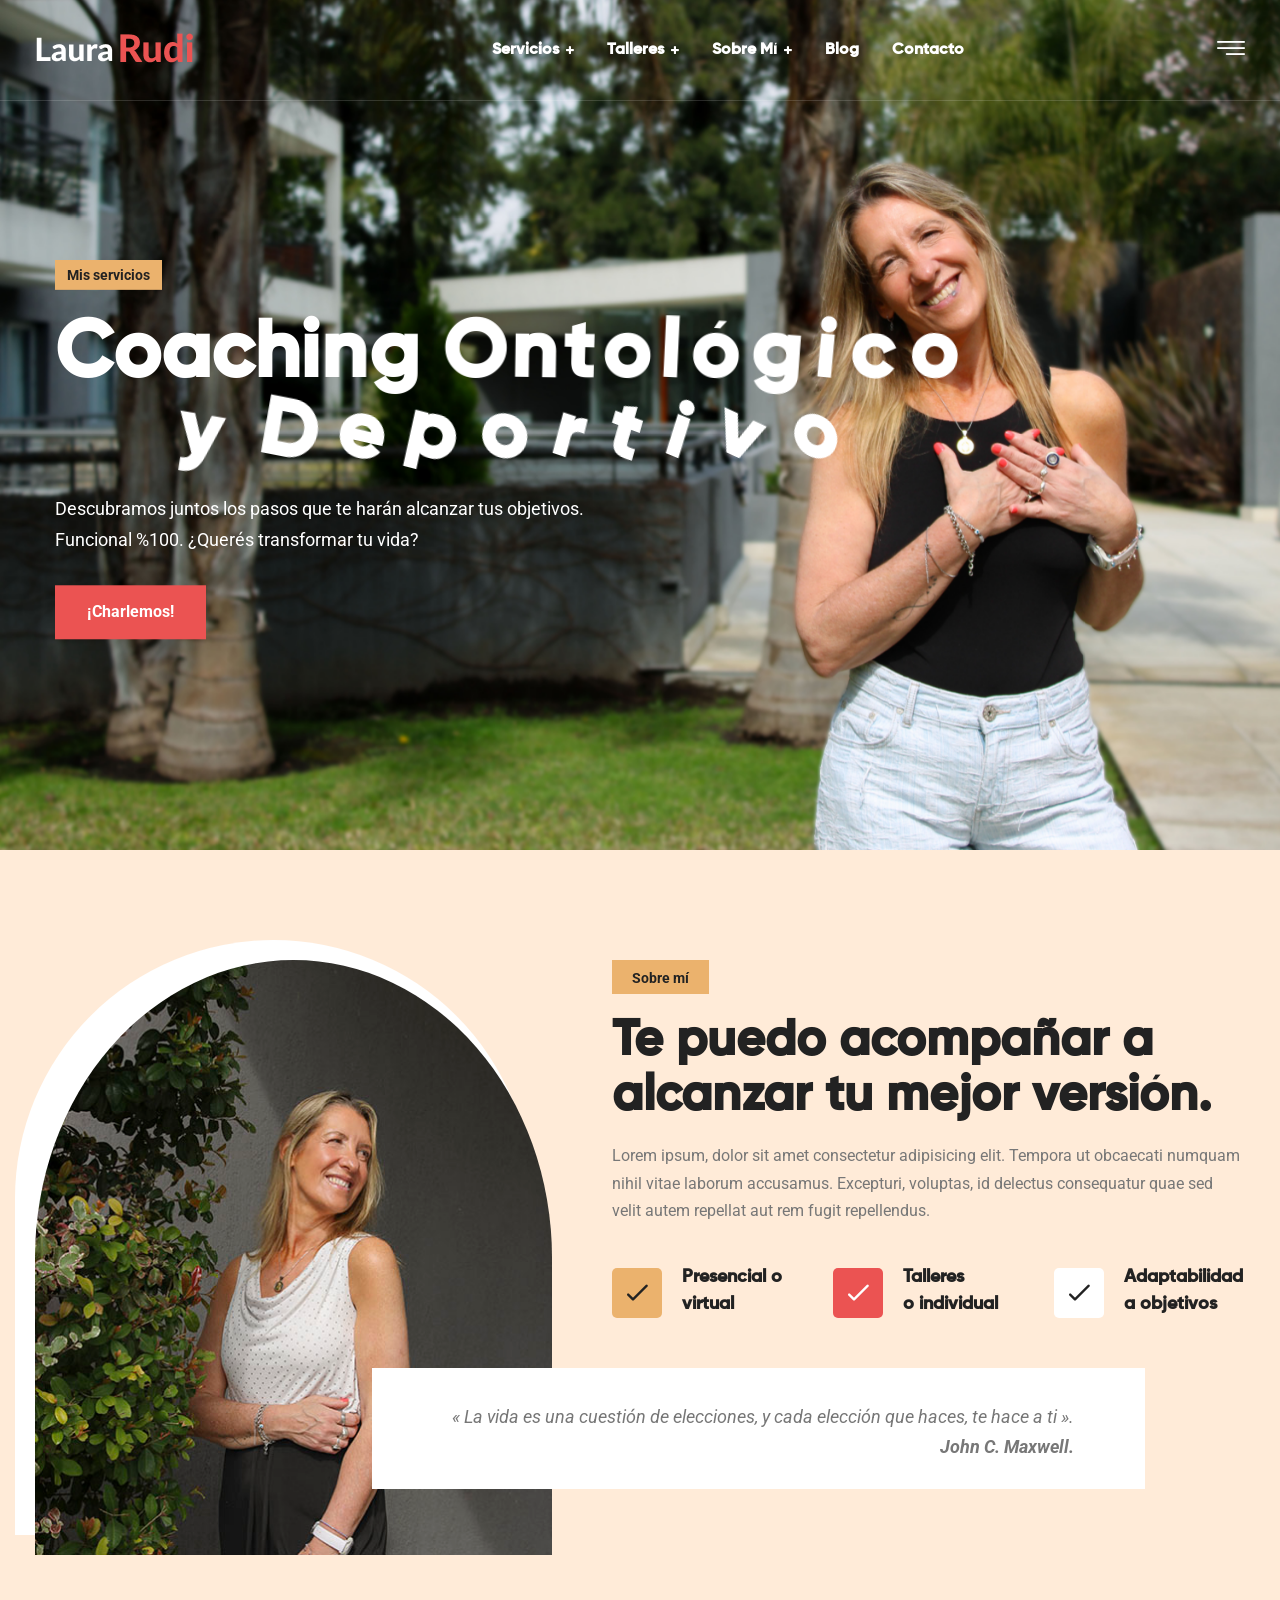
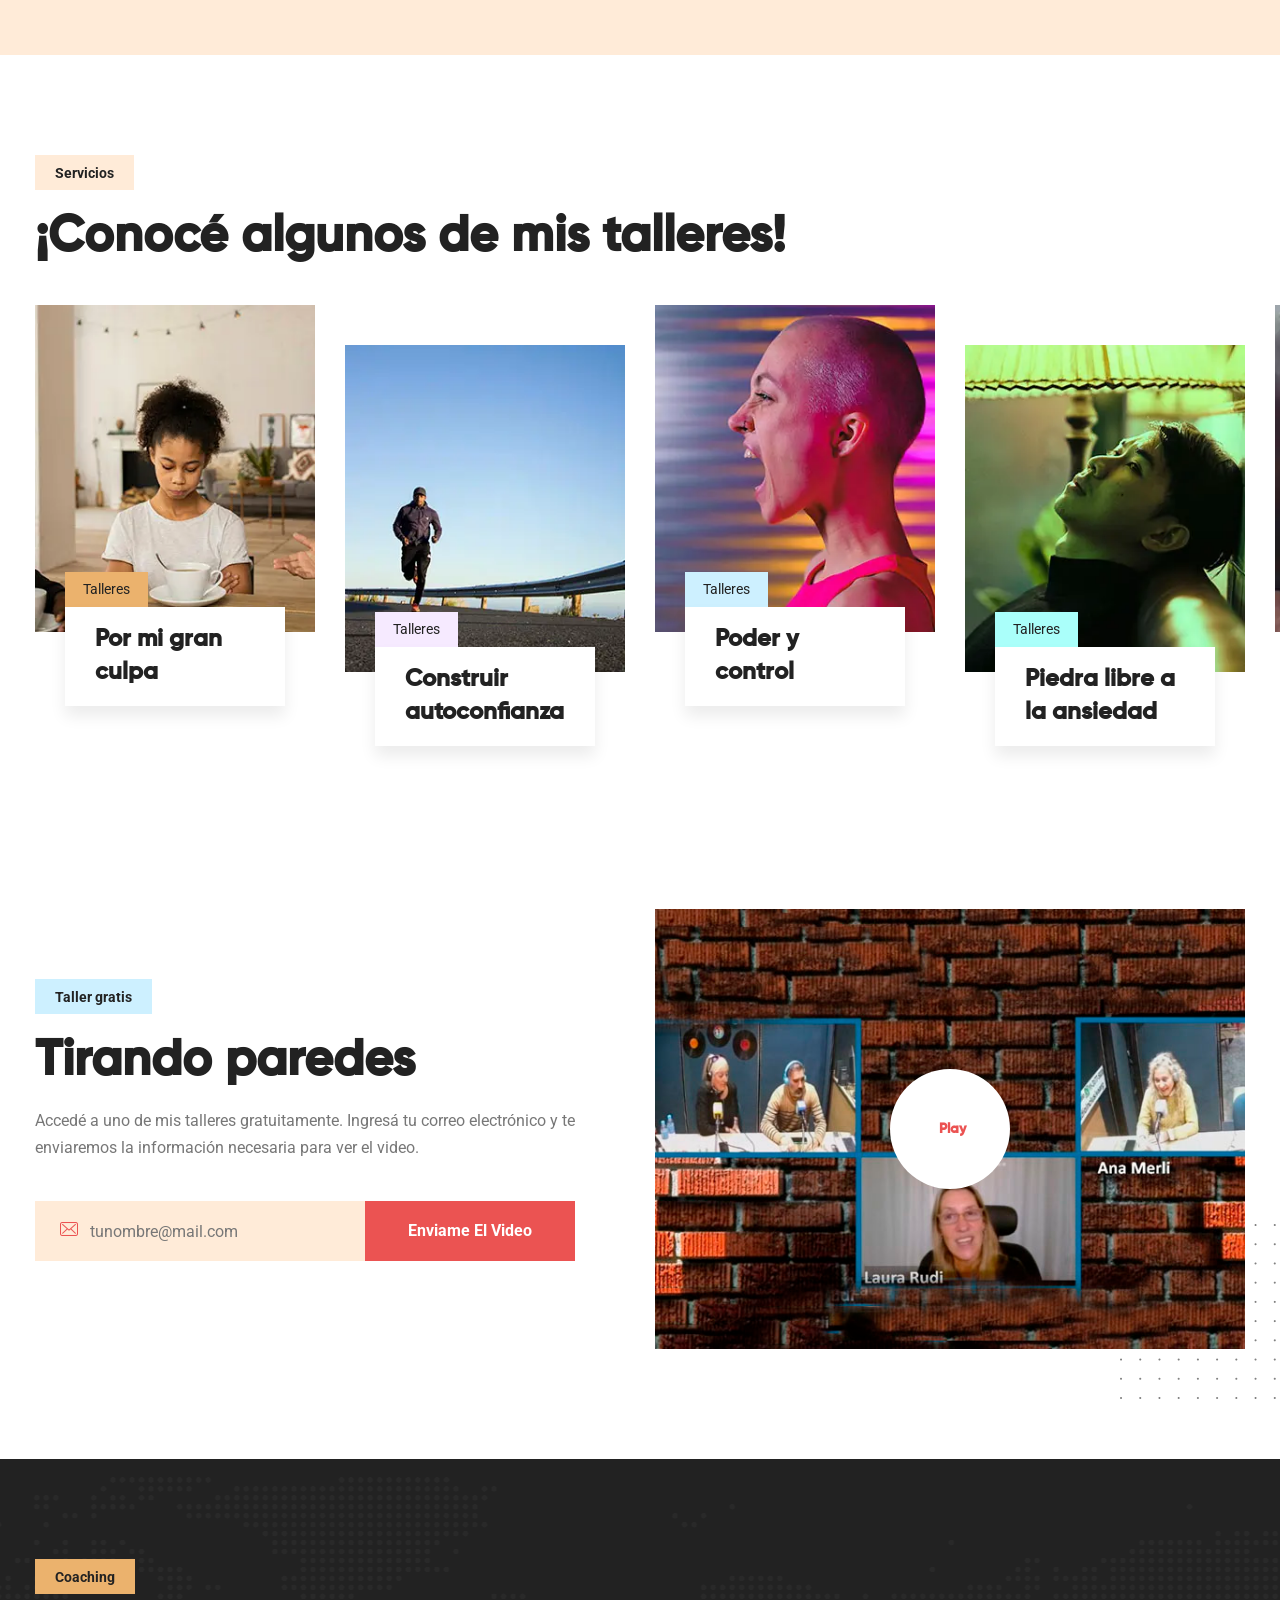
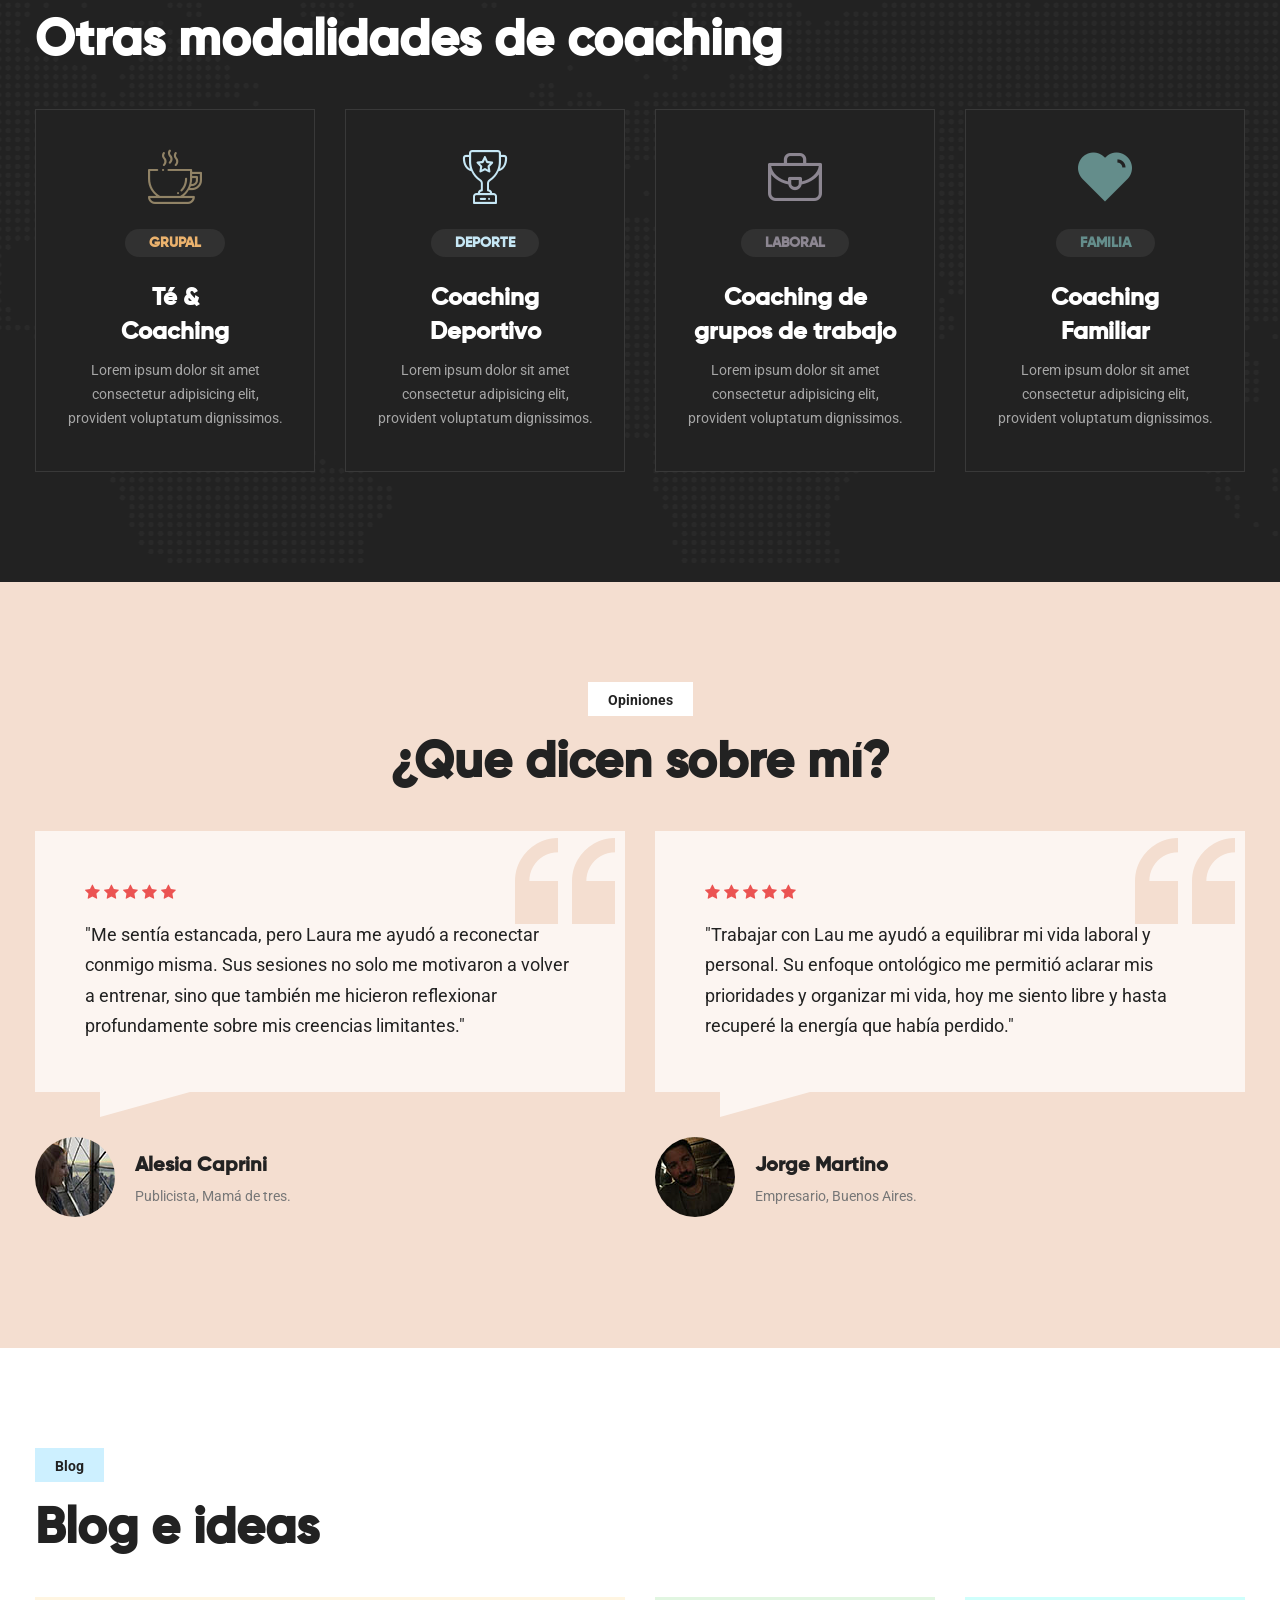
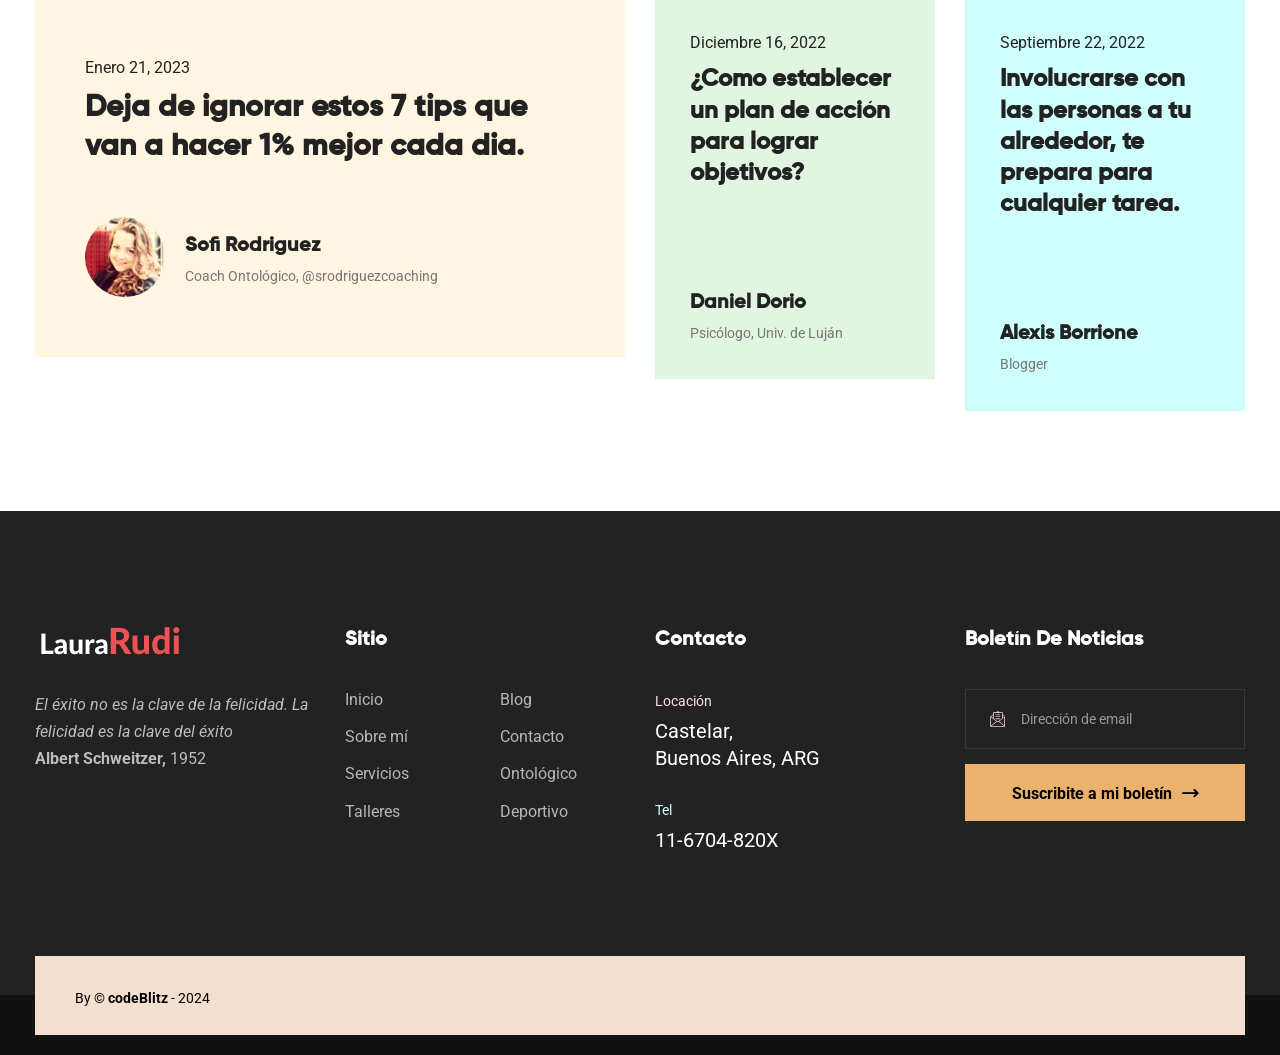
<file: index.html>
<!DOCTYPE html>
<html>
  <head>
    <meta charset="utf-8" />
    <title>Laura Rudi | Coach Ontológico y Deportivo</title>
    <!-- Stylesheets -->
    <link href="assets/css/bootstrap.css" rel="stylesheet" />
    <link href="assets/css/style.css" rel="stylesheet" />
    <link href="assets/css/responsive.css" rel="stylesheet" />

    <link
      href="https://fonts.googleapis.com/css2?family=Roboto:wght@100;300;400;500;700;900&display=swap"
      rel="stylesheet"
    />

    <link
      rel="shortcut icon"
      href="assets/images/favicon.png"
      type="image/x-icon"
    />
    <link rel="icon" href="assets/images/favicon.png" type="image/x-icon" />

    <!-- Responsive -->
    <meta http-equiv="X-UA-Compatible" content="IE=edge" />
    <meta
      name="viewport"
      content="width=device-width, initial-scale=1.0, maximum-scale=1.0, user-scalable=0"
    />

    <!--[if lt IE 9
      ]><script src="https://cdnjs.cloudflare.com/ajax/libs/html5shiv/3.7.3/html5shiv.js"></script
    ><![endif]-->
    <!--[if lt IE 9]><script src="js/respond.js"></script><![endif]-->
  </head>

  <body class="hidden-bar-wrapper">
    <div class="page-wrapper">
      <!-- Preloader -->
      <div class="preloader"></div>
      <!-- End Preloader -->

      <!-- Header Style One -->
      <header class="main-header">
        <!-- Header Lower -->
        <div class="header-lower">
          <div class="auto-container clearfix">
            <!-- Logo Box -->
            <div class="pull-left logo-box">
              <div class="logo">
                <a href="index.html"
                  ><img src="assets/images/logo.png" alt="Logo Laura Rudi"
                /></a>
              </div>
            </div>

            <!-- Nav Outer -->
            <div class="nav-outer clearfix">
              <!-- Mobile Navigation Toggler -->
              <div class="mobile-nav-toggler">
                <span class="icon flaticon-menu"></span>
              </div>
              <!-- Main Menu -->
              <nav class="main-menu navbar-expand-md">
                <div class="navbar-header">
                  <!-- Toggle Button -->
                  <button
                    class="navbar-toggler"
                    type="button"
                    data-toggle="collapse"
                    data-target="#navbarSupportedContent"
                    aria-controls="navbarSupportedContent"
                    aria-expanded="false"
                    aria-label="Toggle navigation"
                  >
                    <span class="icon-bar"></span>
                    <span class="icon-bar"></span>
                    <span class="icon-bar"></span>
                  </button>
                </div>

                <div
                  class="navbar-collapse collapse clearfix"
                  id="navbarSupportedContent"
                >
                  <ul class="navigation clearfix">                   
                    <li class="dropdown">
                      <a href="#">Servicios</a>
                      <ul>
                        <li><a href="/coaching-ontologico.html">Coaching Ontológico</a></li>
                        
                        <li>
                          <a href="/coaching-deportivo.html">Coaching Deportivo</a>
                        </li>                        
                        <li><a href="#">Coaching para grupos de trabajo</a></li>
                      </ul>
                    </li>
                    <li class="dropdown">
                      <a href="#">Talleres</a>
                      <ul>
                        <li><a href="#">Todos</a></li>
                        <li><a href="#">Taller 1</a></li>
                        <li><a href="#">Taller 2</a></li>
                        <li><a href="#">Taller 3</a></li>
                      </ul>
                    </li>
                    <li class="dropdown">
                      <a href="#">Sobre mí</a>
                      <ul>
                        <li><a href="about.html">Laura Rudi</a></li>                        
                      </ul>
                    </li>
                    <li><a href="#">Blog</a></li>
                    <li><a href="#">Contacto</a></li>
                  </ul>
                </div>
              </nav>

              <!-- Main Menu End-->
              <div class="outer-box clearfix">
                <!-- Nav Btn -->
                <div class="nav-btn navSidebar-button transition-300ms">
                  <span class="icon flaticon-menu-1"></span>
                </div>
              </div>
            </div>
          </div>
        </div>
        <!-- End Header Lower -->

        <!-- Sticky Header  -->
        <div class="sticky-header">
          <div class="auto-container clearfix">
            <!--Logo-->
            <div class="logo pull-left">
              <a href="index.html" title=""
                ><img src="assets/images/logo-small-black.png" alt="Logo pequeño Laura Rudi" title=""
              /></a>
            </div>
            <!--Right Col-->
            <div class="pull-right">
              <!-- Main Menu -->
              <nav class="main-menu">
                <!--Keep This Empty / Menu will come through Javascript-->
              </nav>
              <!-- Main Menu End-->

              <!-- Mobile Navigation Toggler -->
              <div class="mobile-nav-toggler">
                <span class="icon flaticon-menu-1"></span>
              </div>
            </div>
          </div>
        </div>
        <!-- End Sticky Menu -->

        <!-- Mobile Menu  -->
        <div class="mobile-menu">
          <div class="menu-backdrop"></div>
          <div class="close-btn">
            <span class="icon flaticon-multiply"></span>
          </div>

          <nav class="menu-box">
            <div class="nav-logo">
              <a href="index.html"
                ><img src="assets/images/logo-small.png" alt="" title=""
              /></a>
            </div>
            <div class="menu-outer">
              <!--Here Menu Will Come Automatically Via Javascript / Same Menu as in Header-->
            </div>
          </nav>
        </div>
        <!-- End Mobile Menu -->
      </header>
      <!-- End Main Header -->

      <!-- Sidebar Cart Item -->
      <div class="xs-sidebar-group info-group">
        <div class="xs-overlay xs-bg-black"></div>
        <div class="xs-sidebar-widget">
          <div class="sidebar-widget-container">
            <div class="widget-heading">
              <a href="#" class="close-side-widget"> X </a>
            </div>
            <div class="sidebar-textwidget">
              <!-- Sidebar Info Content -->
              <div class="sidebar-info-contents">
                <div class="content-inner">
                  <div class="logo">
                    <a href="index.html"
                      ><img src="assets/images/logo.png" alt=""
                    /></a>
                  </div>
                  <div class="content-box">
                    <h4>Sobre mí</h4>
                    <p class="text">
                      Lorem ipsum dolor sit amet consectetur adipisicing elit.
                      Eius magnam illo mollitia alias ab debitis, consectetur
                      quam labore velit maiores maxime voluptate!
                    </p>
                    <a href="contact.html" class="theme-btn btn-style-one"
                      ><span class="txt">Contacto</span></a
                    >
                  </div>
                  <div class="contact-info">
                    <h4>Mi Info</h4>
                    <ul class="list-style-one">
                      <li>
                        <span class="icon fa fa-location-arrow"></span>Castelar,
                        Buenos Aires, ARG
                      </li>
                      <li>
                        <span class="icon fa fa-phone"></span>(+54) 11-6704820X
                      </li>
                      <li>
                        <span class="icon fa fa-envelope"></span>mail@gmail.com
                      </li>
                    </ul>
                  </div>
                  <!-- Social Box -->
                  <ul class="social-box">
                    <li>
                      <a
                        href="https://www.facebook.com/"
                        class="fa fa-facebook-f"
                      ></a>
                    </li>
                    <li>
                      <a
                        href="https://www.twitter.com/"
                        class="fa fa-twitter"
                      ></a>
                    </li>
                    <li>
                      <a
                        href="https://www.linkedin.com/"
                        class="fa fa-linkedin"
                      ></a>
                    </li>
                    <li>
                      <a
                        href="https://youtube.com/"
                        class="fa fa-youtube-play"
                      ></a>
                    </li>
                  </ul>
                </div>
              </div>
            </div>
          </div>
        </div>
      </div>
      <!-- END sidebar widget item -->

      <!-- Main Slider -->
      <section class="main-slider">
        <div
          class="rev_slider_wrapper fullwidthbanner-container"
          id="rev_slider_one_wrapper"
          data-source="gallery"
        >
          <div
            class="rev_slider fullwidthabanner"
            id="rev_slider_one"
            data-version="5.4.1"
          >
            <ul>
              <li
                data-transition="slidingoverlayhorizontal"
                data-description="Slide Description"
                data-index="rs-1688"
                data-slotamount="default"
                data-thumb="assets/images/main-slider/slider-1.jpg"
                data-title="slide 1"
              >
                <img
                  alt=""
                  class="rev-slidebg"
                  data-bgfit="cover"
                  data-bgparallax="10"
                  data-bgposition="center center"
                  data-bgrepeat="no-repeat"
                  data-no-retina=""
                  src="assets/images/main-slider/slider-1.jpg"
                />

                <div
                  class="tp-caption"
                  data-paddingbottom="[0,0,0,0]"
                  data-paddingleft="[0,0,0,0]"
                  data-paddingright="[0,0,0,0]"
                  data-paddingtop="[0,0,0,0]"
                  data-responsive_offset="on"
                  data-type="text"
                  data-height="none"
                  data-width="['1100','800','800','500']"
                  data-whitespace="normal"
                  data-hoffset="['15','15','15','15']"
                  data-voffset="['-150','-240','-210','-210']"
                  data-x="['left','left','left','left']"
                  data-y="['middle','middle','middle','middle']"
                  data-textalign="['top','top','top','top']"
                  data-frames='[{"from":"y:[-100%];z:0;rX:0deg;rY:0;rZ:0;sX:1;sY:1;skX:0;skY:0;","mask":"x:0px;y:0px;s:inherit;e:inherit;","speed":1500,"to":"o:1;","delay":1000,"ease":"Power3.easeInOut"},{"delay":"wait","speed":1000,"to":"auto:auto;","mask":"x:0;y:0;s:inherit;e:inherit;","ease":"Power3.easeInOut"}]'
                  style=""
                >
                  <div class="title">Mis servicios</div>
                </div>

                <div
                  class="tp-caption"
                  data-paddingbottom="[0,0,0,0]"
                  data-paddingleft="[0,0,0,0]"
                  data-paddingright="[0,0,0,0]"
                  data-paddingtop="[0,0,0,0]"
                  data-responsive_offset="on"
                  data-type="text"
                  data-height="none"
                  data-width="['1100','800','800','500']"
                  data-whitespace="normal"
                  data-hoffset="['15','15','15','15']"
                  data-voffset="['-30','-100','-100','-110']"
                  data-x="['left','left','left','left']"
                  data-y="['middle','middle','middle','middle']"
                  data-textalign="['top','top','top','top']"
                  data-frames='[{"delay":0,"split":"chars","splitdelay":0.05,"speed":2000,"frame":"0","from":"x:[105%];z:0;rX:45deg;rY:0deg;rZ:90deg;sX:1;sY:1;skX:0;skY:0;","mask":"x:0px;y:0px;s:inherit;e:inherit;","to":"o:1;","ease":"power4.inOut"},{"delay":"wait","speed":300,"frame":"999","to":"auto:auto;","ease":"power3.inOut"}]'
                  style=""
                >
                  <h1>Coaching Ontológico<br />y Deportivo</h1>
                </div>

                <div
                  class="tp-caption"
                  data-paddingbottom="[0,0,0,0]"
                  data-paddingleft="[0,0,0,0]"
                  data-paddingright="[0,0,0,0]"
                  data-paddingtop="[0,0,0,0]"
                  data-responsive_offset="on"
                  data-type="text"
                  data-height="none"
                  data-width="['1100','800','800','500']"
                  data-whitespace="normal"
                  data-hoffset="['15','15','15','15']"
                  data-voffset="['100','40','15','0']"
                  data-x="['left','left','left','left']"
                  data-y="['middle','middle','middle','middle']"
                  data-textalign="['top','top','top','top']"
                  data-frames='[{"delay":0,"speed":1500,"frame":"0","from":"x:[175%];y:0px;z:0;rX:0;rY:0;rZ:0;sX:1;sY:1;skX:0;skY:0;opacity:1;","mask":"x:[-100%];y:0;s:inherit;e:inherit;","to":"o:1;","ease":"power3.out"},{"delay":"wait","speed":300,"frame":"999","to":"auto:auto;","ease":"power3.inOut"}]'
                  style=""
                >
                  <div class="text">
                    Descubramos juntos los pasos que te harán alcanzar tus
                    objetivos. <br />
                    Funcional %100. ¿Querés transformar tu vida?
                  </div>
                </div>

                <div
                  class="tp-caption tp-resizeme"
                  data-paddingbottom="[0,0,0,0]"
                  data-paddingleft="[0,0,0,0]"
                  data-paddingright="[0,0,0,0]"
                  data-paddingtop="[0,0,0,0]"
                  data-responsive_offset="on"
                  data-type="text"
                  data-height="none"
                  data-width="['700','700','700','500']"
                  data-whitespace="normal"
                  data-hoffset="['15','15','15','15']"
                  data-voffset="['190','150','105','100']"
                  data-x="['left','left','left','left']"
                  data-y="['middle','middle','middle','middle']"
                  data-textalign="['top','top','top','top']"
                  data-frames='[{"from":"y:[100%];z:0;rX:0deg;rY:0;rZ:0;sX:1;sY:1;skX:0;skY:0;","mask":"x:0px;y:0px;s:inherit;e:inherit;","speed":1500,"to":"o:1;","delay":1000,"ease":"Power3.easeInOut"},{"delay":"wait","speed":1000,"to":"auto:auto;","mask":"x:0;y:0;s:inherit;e:inherit;","ease":"Power3.easeInOut"}]'
                  style=""
                >
                  <div class="button-box">
                    <a href="contact.html" class="theme-btn btn-style-two"
                      ><span class="txt">¡Charlemos!</span></a
                    >
                  </div>
                </div>

                <div
                  class="tp-caption"
                  data-paddingbottom="[0,0,0,0]"
                  data-paddingleft="[0,0,0,0]"
                  data-paddingright="[0,0,0,0]"
                  data-paddingtop="[0,0,0,0]"
                  data-responsive_offset="on"
                  data-type="text"
                  data-height="none"
                  data-width="['700','700','700','500']"
                  data-whitespace="normal"
                  data-hoffset="['15','15','15','15']"
                  data-voffset="['260','240','180','180']"
                  data-x="['left','left','left','left']"
                  data-y="['middle','middle','middle','middle']"
                  data-textalign="['top','top','top','top']"
                  data-frames='[{"from":"y:[100%];z:0;rX:0deg;rY:0;rZ:0;sX:1;sY:1;skX:0;skY:0;","mask":"x:0px;y:0px;s:inherit;e:inherit;","speed":1500,"to":"o:1;","delay":1000,"ease":"Power3.easeInOut"},{"delay":"wait","speed":1000,"to":"auto:auto;","mask":"x:0;y:0;s:inherit;e:inherit;","ease":"Power3.easeInOut"}]'
                  style=""
                ></div>
              </li>

              <li
                data-transition="slidingoverlayvertical"
                data-description="Slide Description"
                data-index="rs-1689"
                data-slotamount="default"
                data-thumb="assets/images/main-slider/slider-1.jpg"
                data-title="Slide Title"
              >
                <img
                  alt=""
                  class="rev-slidebg"
                  data-bgfit="cover"
                  data-bgparallax="10"
                  data-bgposition="center center"
                  data-bgrepeat="no-repeat"
                  data-no-retina=""
                  src="assets/images/main-slider/slider-2.jpg"
                />

                <div
                  class="tp-caption"
                  data-paddingbottom="[0,0,0,0]"
                  data-paddingleft="[0,0,0,0]"
                  data-paddingright="[0,0,0,0]"
                  data-paddingtop="[0,0,0,0]"
                  data-responsive_offset="on"
                  data-type="text"
                  data-height="none"
                  data-width="['1100','800','800','500']"
                  data-whitespace="normal"
                  data-hoffset="['15','15','15','15']"
                  data-voffset="['-150','-240','-210','-210']"
                  data-x="['left','left','left','left']"
                  data-y="['middle','middle','middle','middle']"
                  data-textalign="['top','top','top','top']"
                  data-frames='[{"from":"y:[-100%];z:0;rX:0deg;rY:0;rZ:0;sX:1;sY:1;skX:0;skY:0;","mask":"x:0px;y:0px;s:inherit;e:inherit;","speed":1500,"to":"o:1;","delay":1000,"ease":"Power3.easeInOut"},{"delay":"wait","speed":1000,"to":"auto:auto;","mask":"x:0;y:0;s:inherit;e:inherit;","ease":"Power3.easeInOut"}]'                  
                >
                  <div class="title">Sobre el coaching</div>
                </div>

                <div
                  class="tp-caption"
                  data-paddingbottom="[0,0,0,0]"
                  data-paddingleft="[0,0,0,0]"
                  data-paddingright="[0,0,0,0]"
                  data-paddingtop="[0,0,0,0]"
                  data-responsive_offset="on"
                  data-type="text"
                  data-height="none"
                  data-width="['1100','800','800','500']"
                  data-whitespace="normal"
                  data-hoffset="['15','15','15','15']"
                  data-voffset="['-30','-100','-100','-110']"
                  data-x="['left','left','left','left']"
                  data-y="['middle','middle','middle','middle']"
                  data-textalign="['top','top','top','top']"
                  data-frames='[{"from":"y:[-100%];z:0;rX:0deg;rY:0;rZ:0;sX:1;sY:1;skX:0;skY:0;","mask":"x:0px;y:0px;s:inherit;e:inherit;","speed":1500,"to":"o:1;","delay":1000,"ease":"Power3.easeInOut"},{"delay":"wait","speed":1000,"to":"auto:auto;","mask":"x:0;y:0;s:inherit;e:inherit;","ease":"Power3.easeInOut"}]'
                  
                >
                  <h1>Mis talleres <br />temáticos</h1>
                </div>

                <div
                  class="tp-caption"
                  data-paddingbottom="[0,0,0,0]"
                  data-paddingleft="[0,0,0,0]"
                  data-paddingright="[0,0,0,0]"
                  data-paddingtop="[0,0,0,0]"
                  data-responsive_offset="on"
                  data-type="text"
                  data-height="none"
                  data-width="['1100','800','800','500']"
                  data-whitespace="normal"
                  data-hoffset="['15','15','15','15']"
                  data-voffset="['100','40','15','0']"
                  data-x="['left','left','left','left']"
                  data-y="['middle','middle','middle','middle']"
                  data-textalign="['top','top','top','top']"
                  data-frames='[{"from":"y:[-100%];z:0;rX:0deg;rY:0;rZ:0;sX:1;sY:1;skX:0;skY:0;","mask":"x:0px;y:0px;s:inherit;e:inherit;","speed":1500,"to":"o:1;","delay":1000,"ease":"Power3.easeInOut"},{"delay":"wait","speed":1000,"to":"auto:auto;","mask":"x:0;y:0;s:inherit;e:inherit;","ease":"Power3.easeInOut"}]'
                  
                >
                  <div class="text">
                    Acercate a alguno de mis talleres y conocé como trabajo.
                    <br />¿Querés conocerlos?
                  </div>
                </div>

                <div
                  class="tp-caption"
                  data-paddingbottom="[0,0,0,0]"
                  data-paddingleft="[0,0,0,0]"
                  data-paddingright="[0,0,0,0]"
                  data-paddingtop="[0,0,0,0]"
                  data-responsive_offset="on"
                  data-type="text"
                  data-height="none"
                  data-width="['700','700','700','500']"
                  data-whitespace="normal"
                  data-hoffset="['15','15','15','15']"
                  data-voffset="['190','150','105','100']"
                  data-x="['left','left','left','left']"
                  data-y="['middle','middle','middle','middle']"
                  data-textalign="['top','top','top','top']"
                  data-frames='[{"from":"y:[100%];z:0;rX:0deg;rY:0;rZ:0;sX:1;sY:1;skX:0;skY:0;","mask":"x:0px;y:0px;s:inherit;e:inherit;","speed":1500,"to":"o:1;","delay":1000,"ease":"Power3.easeInOut"},{"delay":"wait","speed":1000,"to":"auto:auto;","mask":"x:0;y:0;s:inherit;e:inherit;","ease":"Power3.easeInOut"}]'
                  
                >
                  <div class="button-box">
                    <a href="#" class="theme-btn btn-style-two"
                      ><span class="txt">Conocé más</span></a
                    >
                  </div>
                </div>

                <div
                  class="tp-caption"
                  data-paddingbottom="[0,0,0,0]"
                  data-paddingleft="[0,0,0,0]"
                  data-paddingright="[0,0,0,0]"
                  data-paddingtop="[0,0,0,0]"
                  data-responsive_offset="on"
                  data-type="text"
                  data-height="none"
                  data-width="['700','700','700','500']"
                  data-whitespace="normal"
                  data-hoffset="['15','15','15','15']"
                  data-voffset="['260','240','180','180']"
                  data-x="['left','left','left','left']"
                  data-y="['middle','middle','middle','middle']"
                  data-textalign="['top','top','top','top']"
                  data-frames='[{"from":"y:[100%];z:0;rX:0deg;rY:0;rZ:0;sX:1;sY:1;skX:0;skY:0;","mask":"x:0px;y:0px;s:inherit;e:inherit;","speed":1500,"to":"o:1;","delay":1000,"ease":"Power3.easeInOut"},{"delay":"wait","speed":1000,"to":"auto:auto;","mask":"x:0;y:0;s:inherit;e:inherit;","ease":"Power3.easeInOut"}]'
                  
                ></div>
              </li>

              <li
                data-transition="slidingoverlayhorizontal"
                data-description="Slide Description"
                data-index="rs-1690"
                data-slotamount="default"
                data-thumb="assets/images/main-slider/slider-1.jpg"
                data-title="Slide Title"
              >
                <img
                  alt=""
                  class="rev-slidebg"
                  data-bgfit="cover"
                  data-bgparallax="10"
                  data-bgposition="center center"
                  data-bgrepeat="no-repeat"
                  data-no-retina=""
                  src="assets/images/main-slider/slider-3.jpg"
                />

                <div
                  class="tp-caption"
                  data-paddingbottom="[0,0,0,0]"
                  data-paddingleft="[0,0,0,0]"
                  data-paddingright="[0,0,0,0]"
                  data-paddingtop="[0,0,0,0]"
                  data-responsive_offset="on"
                  data-type="text"
                  data-height="none"
                  data-width="['1100','800','800','500']"
                  data-whitespace="normal"
                  data-hoffset="['15','15','15','15']"
                  data-voffset="['-150','-240','-210','-210']"
                  data-x="['left','left','left','left']"
                  data-y="['middle','middle','middle','middle']"
                  data-textalign="['top','top','top','top']"
                  data-frames='[{"from":"y:[-100%];z:0;rX:0deg;rY:0;rZ:0;sX:1;sY:1;skX:0;skY:0;","mask":"x:0px;y:0px;s:inherit;e:inherit;","speed":1500,"to":"o:1;","delay":1000,"ease":"Power3.easeInOut"},{"delay":"wait","speed":1000,"to":"auto:auto;","mask":"x:0;y:0;s:inherit;e:inherit;","ease":"Power3.easeInOut"}]'
                  style=""
                >
                  <div class="title">Sobre mí</div>
                </div>

                <div
                  class="tp-caption"
                  data-paddingbottom="[0,0,0,0]"
                  data-paddingleft="[0,0,0,0]"
                  data-paddingright="[0,0,0,0]"
                  data-paddingtop="[0,0,0,0]"
                  data-responsive_offset="on"
                  data-type="text"
                  data-height="none"
                  data-width="['1100','800','800','500']"
                  data-whitespace="normal"
                  data-hoffset="['15','15','15','15']"
                  data-voffset="['-30','-100','-100','-110']"
                  data-x="['left','left','left','left']"
                  data-y="['middle','middle','middle','middle']"
                  data-textalign="['top','top','top','top']"
                  data-frames='[{"from":"y:[-100%];z:0;rX:0deg;rY:0;rZ:0;sX:1;sY:1;skX:0;skY:0;","mask":"x:0px;y:0px;s:inherit;e:inherit;","speed":1500,"to":"o:1;","delay":1000,"ease":"Power3.easeInOut"},{"delay":"wait","speed":1000,"to":"auto:auto;","mask":"x:0;y:0;s:inherit;e:inherit;","ease":"Power3.easeInOut"}]'
                  style=""
                >
                  <h1>
                    Soy Laura Rudi <br />
                    y soy Coach
                  </h1>
                </div>

                <div
                  class="tp-caption"
                  data-paddingbottom="[0,0,0,0]"
                  data-paddingleft="[0,0,0,0]"
                  data-paddingright="[0,0,0,0]"
                  data-paddingtop="[0,0,0,0]"
                  data-responsive_offset="on"
                  data-type="text"
                  data-height="none"
                  data-width="['1100','800','800','500']"
                  data-whitespace="normal"
                  data-hoffset="['15','15','15','15']"
                  data-voffset="['100','40','15','0']"
                  data-x="['left','left','left','left']"
                  data-y="['middle','middle','middle','middle']"
                  data-textalign="['top','top','top','top']"
                  data-frames='[{"from":"y:[-100%];z:0;rX:0deg;rY:0;rZ:0;sX:1;sY:1;skX:0;skY:0;","mask":"x:0px;y:0px;s:inherit;e:inherit;","speed":1500,"to":"o:1;","delay":1000,"ease":"Power3.easeInOut"},{"delay":"wait","speed":1000,"to":"auto:auto;","mask":"x:0;y:0;s:inherit;e:inherit;","ease":"Power3.easeInOut"}]'
                  style=""
                >
                  <div class="text">
                    ¿Estas interesado en saber de mi proceso? <br />
                    Conocé más sobre mí
                  </div>
                </div>

                <div
                  class="tp-caption"
                  data-paddingbottom="[0,0,0,0]"
                  data-paddingleft="[0,0,0,0]"
                  data-paddingright="[0,0,0,0]"
                  data-paddingtop="[0,0,0,0]"
                  data-responsive_offset="on"
                  data-type="text"
                  data-height="none"
                  data-width="['700','700','700','500']"
                  data-whitespace="normal"
                  data-hoffset="['15','15','15','15']"
                  data-voffset="['190','150','105','100']"
                  data-x="['left','left','left','left']"
                  data-y="['middle','middle','middle','middle']"
                  data-textalign="['top','top','top','top']"
                  data-frames='[{"from":"y:[100%];z:0;rX:0deg;rY:0;rZ:0;sX:1;sY:1;skX:0;skY:0;","mask":"x:0px;y:0px;s:inherit;e:inherit;","speed":1500,"to":"o:1;","delay":1000,"ease":"Power3.easeInOut"},{"delay":"wait","speed":1000,"to":"auto:auto;","mask":"x:0;y:0;s:inherit;e:inherit;","ease":"Power3.easeInOut"}]'
                  style=""
                >
                  <div class="button-box">
                    <a href="about.html" class="theme-btn btn-style-two"
                      ><span class="txt">Sobre mí</span></a
                    >
                  </div>
                </div>

                <div
                  class="tp-caption"
                  data-paddingbottom="[0,0,0,0]"
                  data-paddingleft="[0,0,0,0]"
                  data-paddingright="[0,0,0,0]"
                  data-paddingtop="[0,0,0,0]"
                  data-responsive_offset="on"
                  data-type="text"
                  data-height="none"
                  data-width="['700','700','700','500']"
                  data-whitespace="normal"
                  data-hoffset="['15','15','15','15']"
                  data-voffset="['260','240','180','180']"
                  data-x="['left','left','left','left']"
                  data-y="['middle','middle','middle','middle']"
                  data-textalign="['top','top','top','top']"
                  data-frames='[{"from":"y:[100%];z:0;rX:0deg;rY:0;rZ:0;sX:1;sY:1;skX:0;skY:0;","mask":"x:0px;y:0px;s:inherit;e:inherit;","speed":1500,"to":"o:1;","delay":1000,"ease":"Power3.easeInOut"},{"delay":"wait","speed":1000,"to":"auto:auto;","mask":"x:0;y:0;s:inherit;e:inherit;","ease":"Power3.easeInOut"}]'
                  style=""
                ></div>
              </li>
            </ul>
          </div>
        </div>
      </section>
      <!-- End Main Slider -->

      <!-- About Section -->
      <section class="about-section">
        <div class="auto-container">
          <div class="row clearfix">
            <!-- Image Column -->
            <div class="image-column col-lg-5 col-md-12 col-sm-12">
              <div class="inner-column">
                <div class="image" data-tilt data-tilt-max="3">
                  <img src="assets/images/resource/about-1.jpg" alt="" />
                </div>
              </div>
            </div>

            <!-- Content Column -->
            <div class="content-column col-lg-7 col-md-12 col-sm-12">
              <div class="inner-column">
                <div class="sec-title">
                  <div class="title">Sobre mí</div>
                  <h2>Te puedo acompañar a alcanzar tu mejor versión.</h2>
                  <div class="text">
                    Lorem ipsum, dolor sit amet consectetur adipisicing elit.
                    Tempora ut obcaecati numquam nihil vitae laborum accusamus.
                    Excepturi, voluptas, id delectus consequatur quae sed velit
                    autem repellat aut rem fugit repellendus.
                  </div>
                </div>
                <div class="row clearfix">
                  <!-- Column -->
                  <div class="column col-lg-4 col-md-4 col-sm-12">
                    <ul class="option-list">
                      <li>
                        <span
                          class="icon transition-500ms flaticon-check"
                        ></span>
                        Presencial o <br />virtual
                      </li>
                    </ul>
                  </div>
                  <!-- Column -->
                  <div class="column col-lg-4 col-md-4 col-sm-12">
                    <ul class="option-list">
                      <li>
                        <span
                          class="icon transition-500ms flaticon-check"
                        ></span>
                        Talleres <br />
                        o individual
                      </li>
                    </ul>
                  </div>
                  <!-- Column -->
                  <div class="column col-lg-4 col-md-4 col-sm-12">
                    <ul class="option-list">
                      <li>
                        <span
                          class="icon transition-500ms flaticon-check"
                        ></span>
                        Adaptabilidad <br />
                        a objetivos
                      </li>
                    </ul>
                  </div>
                </div>                
              </div>
             <!-- Counter Box -->
						<div class="counter-box counter-box-text" style="display: flex; justify-content: center;">
              <div>
							  <p style="font-size: 1.1rem; font-style: italic; text-align: end;">« La vida es una cuestión de elecciones, y cada elección que haces, te hace a ti ». <br><span style="font-weight: bold;" > John C. Maxwell.</span></p>
              </div>
						<!-- End Counter Box -->
            </div>
           
          </div>
        </div>
      </section>
      <!-- End About Section -->

      <!-- Services Section -->
      <section class="services-section">
        <div class="auto-container">
          <div class="sec-title">
            <div class="title color-two">Servicios</div>
            <h2>¡Conocé algunos de mis talleres!</h2>
          </div>
          <div class="inner-container">
            <div class="services-carousel owl-carousel owl-theme">
              <!-- Service Block -->
              <div class="service-block">
                <div class="inner-box">
                  <div class="image">
                    <a href="#"
                      ><img
                        class="transition-500ms"
                        src="assets/images/resource/service-culpa.webp"
                        alt=""
                    /></a>
                  </div>
                  <div class="lower-content">
                    <div class="lessons">Talleres</div>
                    <div class="lower-box">
                      <h4><a href="#">Por mi gran culpa</a></h4>
                    </div>
                  </div>
                </div>
              </div>

              <!-- Service Block -->
              <div class="service-block translate-top">
                <div class="inner-box">
                  <div class="image">
                    <a href="#"
                      ><img
                        class="transition-500ms"
                        src="assets/images/resource/service-autoconfianza.webp"
                        alt=""
                    /></a>
                  </div>
                  <div class="lower-content">
                    <div class="lessons color-two">Talleres</div>
                    <div class="lower-box">
                      <h4>
                        <a href="#">Construir autoconfianza</a>
                      </h4>
                    </div>
                  </div>
                </div>
              </div>

              <!-- Service Block -->
              <div class="service-block">
                <div class="inner-box">
                  <div class="image">
                    <a href="#"
                      ><img
                        class="transition-500ms"
                        src="assets/images/resource/service-poder.webp"
                        alt=""
                    /></a>
                  </div>
                  <div class="lower-content">
                    <div class="lessons color-three">Talleres</div>
                    <div class="lower-box">
                      <h4><a href="#">Poder y control</a></h4>
                    </div>
                  </div>
                </div>
              </div>

              <!-- Service Block -->
              <div class="service-block translate-top">
                <div class="inner-box">
                  <div class="image">
                    <a href="#"
                      ><img
                        class="transition-500ms"
                        src="assets/images/resource/service-ansiedad.webp"
                        alt=""
                    /></a>
                  </div>
                  <div class="lower-content">
                    <div class="lessons color-four">Talleres</div>
                    <div class="lower-box">
                      <h4><a href="#">Piedra libre a la ansiedad</a></h4>
                    </div>
                  </div>
                </div>
              </div>

              <!-- Service Block -->
              <div class="service-block">
                <div class="inner-box">
                  <div class="image">
                    <a href="#"
                      ><img
                        class="transition-500ms"
                        src="assets/images/resource/service-tristeza.webp"
                        alt=""
                    /></a>
                  </div>
                  <div class="lower-content">
                    <div class="lessons color-five">Talleres</div>
                    <div class="lower-box">
                      <h4>
                        <a href="#">De la tristeza a la alegría</a>
                      </h4>
                    </div>
                  </div>
                </div>
              </div>

              <!-- Service Block -->
              <div class="service-block">
                <div class="inner-box">
                  <div class="image">
                    <a href="#"
                      ><img
                        class="transition-500ms"
                        src="assets/images/resource/service-enojo.webp"
                        alt=""
                    /></a>
                  </div>
                  <div class="lower-content">
                    <div class="lessons">Talleres</div>
                    <div class="lower-box">
                      <h4>
                        <a href="#">El enojo inteligente</a>
                      </h4>
                    </div>
                  </div>
                </div>
              </div>

                <!-- Service Block -->
                <div class="service-block">
                  <div class="inner-box">
                    <div class="image">
                      <a href="#"
                        ><img
                          class="transition-500ms"
                          src="assets/images/resource/service-aprendizaje.webp"
                          alt=""
                      /></a>
                    </div>
                    <div class="lower-content">
                      <div class="lessons color-two">Talleres</div>
                      <div class="lower-box">
                        <h4>
                          <a href="#">El camino del aprendizaje</a>
                        </h4>
                      </div>
                    </div>
                  </div>
                </div>

                  <!-- Service Block -->
              <div class="service-block">
                <div class="inner-box">
                  <div class="image">
                    <a href="#"
                      ><img
                        class="transition-500ms"
                        src="assets/images/resource/service-infancia.webp"
                        alt=""
                    /></a>
                  </div>
                  <div class="lower-content">
                    <div class="lessons color-three">Talleres</div>
                    <div class="lower-box">
                      <h4>
                        <a href="#">Heridas emocionales de la infancia</a>
                      </h4>
                    </div>
                  </div>
                </div>
              </div>

                <!-- Service Block -->
                <div class="service-block">
                  <div class="inner-box">
                    <div class="image">
                      <a href="#"
                        ><img
                          class="transition-500ms"
                          src="assets/images/resource/service-promesas.webp"
                          alt=""
                      /></a>
                    </div>
                    <div class="lower-content">
                      <div class="lessons color-four">Talleres</div>
                      <div class="lower-box">
                        <h4>
                          <a href="#">Pedido de ofertas y promesas</a>
                        </h4>
                      </div>
                    </div>
                  </div>
                </div>

                  <!-- Service Block -->
              <div class="service-block">
                <div class="inner-box">
                  <div class="image">
                    <a href="#"
                      ><img
                        class="transition-500ms"
                        src="assets/images/resource/service-transformacion.webp"
                        alt=""
                    /></a>
                  </div>
                  <div class="lower-content">
                    <div class="lessons color-five">Talleres</div>
                    <div class="lower-box">
                      <h4>
                        <a href="#">El camino de la transformación</a>
                      </h4>
                    </div>
                  </div>
                </div>
              </div>

            </div>
          </div>
        </div>
      </section>
      <!-- End Services Section -->

      <!-- Course Section -->
      <section class="course-section">
        <div class="auto-container">
          <div class="row clearfix">
            <!-- Title Column -->
            <div class="title-column col-lg-6 col-md-12 col-sm-12">
              <div class="inner-column">
                <div class="sec-title">
                  <div class="title color-three">
                    Taller gratis
                  </div>
                  <h2>Tirando paredes</h2>
                  <div class="text">
                    Accedé a uno de mis talleres gratuitamente. Ingresá tu correo electrónico y te enviaremos la información necesaria para ver el video.
                  </div>
                </div>

                <!-- Email Box -->
                <div class="email-box">
                  <form method="post" action="contact.html">
                    <div class="form-group">
                      <span class="icon flaticon-envelope"></span>
                      <input
                        type="email"
                        name="search-field"
                        value=""
                        placeholder="tunombre@mail.com"
                        required
                      />
                      <button type="submit" class="theme-btn btn-style-three">
                        <span class="txt">Enviame el video</span>
                      </button>
                    </div>
                  </form>
                </div>
              </div>
            </div>

            <!-- Video Column -->
            <div class="video-column col-lg-6 col-md-12 col-sm-12">
              <div
                class="inner-column wow fadeInRight"
                data-wow-delay="0ms"
                data-wow-duration="1500ms"
              >
                <div
                  class="pattern-layer"
                  style="
                    background-image: url(assets/images/background/pattern-1.png);
                  "
                ></div>
                <!-- Video Box -->
                <div class="video-box">
                  <figure class="video-image">
                    <img
                      class="transition-500ms"
                      src="assets/images/resource/video-image.jpg"
                      alt=""
                    />
                  </figure>
                  <a
                    href="https://www.youtube.com/watch?v=6WeFbSTsus8"
                    class="lightbox-image overlay-box"
                    ><span class="transition-900ms"
                      >Play<i class="ripple"></i></span
                  ></a>
                </div>
              </div>
            </div>
          </div>
        </div>
      </section>
      <!-- End Course Section -->

      <!-- Process Section -->
      <section
        class="process-section"
        style="background-image: url(assets/images/background/pattern-2.png)"
      >
        <div class="auto-container">
          <!-- Sec Title -->
          <div class="sec-title light">
            <div class="title">Coaching</div>
            <h2>Otras modalidades de coaching</h2>
          </div>
          <div class="row clearfix">
            <!-- Process Block -->
            <div class="process-block col-xl-3 col-lg-6 col-md-6 col-sm-12">
              <div class="inner-box transition-300ms">
                <div class="icon transition-500ms flaticon-coffee-cup"></div>
                <div class="step">Grupal</div>
                <h4><a href="#">Té & <br> Coaching</a></h4>
                <div class="text">
                  Lorem ipsum dolor sit amet consectetur adipisicing elit, provident voluptatum dignissimos.
                </div>
              </div>
            </div>

            <!-- Process Block -->
            <div class="process-block col-xl-3 col-lg-6 col-md-6 col-sm-12">
              <div class="inner-box transition-300ms">
                <div class="icon transition-500ms flaticon-trophy-1"></div>
                <div class="step">Deporte</div>
                <h4><a href="#">Coaching Deportivo</a></h4>
                <div class="text">
                  Lorem ipsum dolor sit amet consectetur adipisicing elit, provident voluptatum dignissimos.
                </div>
              </div>
            </div>

            <!-- Process Block -->
            <div class="process-block col-xl-3 col-lg-6 col-md-6 col-sm-12">
              <div class="inner-box transition-300ms">
                <div class="icon transition-500ms flaticon-briefcase-3"></div>
                <div class="step">Laboral</div>
                <h4><a href="#">Coaching de <br> grupos de trabajo</a></h4>
                <div class="text">
                  Lorem ipsum dolor sit amet consectetur adipisicing elit, provident voluptatum dignissimos.
                </div>
              </div>
            </div>

            <!-- Process Block -->
            <div class="process-block col-xl-3 col-lg-6 col-md-6 col-sm-12">
              <div class="inner-box transition-300ms">
                <div class="icon transition-500ms flaticon-heart-2"></div>
                <div class="step">Familia</div>
                <h4><a href="#">Coaching <br> Familiar</a></h4>
                <div class="text">
                  Lorem ipsum dolor sit amet consectetur adipisicing elit, provident voluptatum dignissimos.
                </div>
              </div>
            </div>
          </div>
        </div>
      </section>
      <!-- End Process Section -->      
      

      <!-- Testimonial Section -->
      <section class="testimonial-section">
        <div class="auto-container">
          <!-- Sec Title -->
          <div class="sec-title centered">
            <div class="title color-four">Opiniones</div>
            <h2>
              ¿Que dicen sobre mí?
            </h2>
          </div>
          <div class="testimonial-carousel owl-carousel owl-theme">
            <!-- Testimonial Block -->
            <div class="testimonial-block">
              <div class="inner-box">
                <div class="upper-box">
                  <span class="quote-icon flaticon-quote-3"></span>
                  <div class="rating">
                    <span class="fa fa-star"></span>
                    <span class="fa fa-star"></span>
                    <span class="fa fa-star"></span>
                    <span class="fa fa-star"></span>
                    <span class="fa fa-star"></span>
                  </div>
                  <div class="text">
                    "Me sentía estancada, pero Laura me ayudó a reconectar conmigo misma. Sus sesiones no solo me motivaron a volver a entrenar, sino que también me hicieron reflexionar profundamente sobre mis creencias limitantes."
                  </div>
                </div>
                <div class="lower-box">
                  <div class="box-inner">
                    <div class="author-image">
                      <img src="assets/images/resource/user3.jpg" alt="" />
                    </div>
                    <h5>Alesia Caprini </h5>
                    <div class="designation">Publicista, Mamá de tres.</div>
                  </div>
                </div>
              </div>
            </div>

            <!-- Testimonial Block -->
            <div class="testimonial-block">
              <div class="inner-box">
                <div class="upper-box">
                  <span class="quote-icon flaticon-quote-3"></span>
                  <div class="rating">
                    <span class="fa fa-star"></span>
                    <span class="fa fa-star"></span>
                    <span class="fa fa-star"></span>
                    <span class="fa fa-star"></span>
                    <span class="fa fa-star"></span>
                  </div>
                  <div class="text">
                    "Trabajar con Lau me ayudó a equilibrar mi vida laboral y personal. Su enfoque ontológico me permitió aclarar mis prioridades y organizar mi vida, hoy me siento libre y hasta recuperé la energía que había perdido."
                  </div>
                </div>
                <div class="lower-box">
                  <div class="box-inner">
                    <div class="author-image">
                      <img src="assets/images/resource/user2.jpg" alt="" />
                    </div>
                    <h5>Jorge Martino</h5>
                    <div class="designation">Empresario, Buenos Aires.</div>
                  </div>
                </div>
              </div>
            </div>

            <!-- Testimonial Block -->
            <div class="testimonial-block">
              <div class="inner-box">
                <div class="upper-box">
                  <span class="quote-icon flaticon-quote-3"></span>
                  <div class="rating">
                    <span class="fa fa-star"></span>
                    <span class="fa fa-star"></span>
                    <span class="fa fa-star"></span>
                    <span class="fa fa-star"></span>
                    <span class="fa fa-star"></span>
                  </div>
                  <div class="text">
                    "Con Laura pude descubrir bloqueos que ni sabía que tenía. Me ayudó a encontrar un nuevo sentido de propósito en mi vida y gestionar mis emociones fue clave en este proceso."
                  </div>
                </div>
                <div class="lower-box">
                  <div class="box-inner">
                    <div class="author-image">
                      <img src="assets/images/resource/user1.jpg" alt="" />
                    </div>
                    <h5>Mariano</h5>
                    <div class="designation">Castelar, Buenos Aires, ARG.</div>
                  </div>
                </div>
              </div>
            </div>

            <!-- Testimonial Block -->
            <div class="testimonial-block">
              <div class="inner-box">
                <div class="upper-box">
                  <span class="quote-icon flaticon-quote-3"></span>
                  <div class="rating">
                    <span class="fa fa-star"></span>
                    <span class="fa fa-star"></span>
                    <span class="fa fa-star"></span>
                    <span class="fa fa-star"></span>
                    <span class="fa fa-star"></span>
                  </div>
                  <div class="text">
                    "Gracias al apoyo que me brindo Laura, no solo mejoré mi rendimiento físico, sino que también aprendí a gestionar mis emociones en momentos clave de mis partidos. Su ayuda con el coaching deportivo fue exactamente lo que necesitaba."
                  </div>
                </div>
                <div class="lower-box">
                  <div class="box-inner">
                    <div class="author-image">
                      <img src="assets/images/resource/user4.jpg" alt="" />
                    </div>
                    <h5>Angela Paredes</h5>
                    <div class="designation">Futbolista, Buenos Aires.</div>
                  </div>
                </div>
              </div>
            </div>
          </div>
        </div>
      </section>
      <!-- End Testimonial Section -->

      <!-- News Section -->
      <section class="news-section">
        <div class="auto-container">
          <!-- Sec Title -->
          <div class="sec-title">
            <div class="title color-three">Blog</div>
            <h2>Blog e ideas</h2>
          </div>
          <div class="row clearfix">
            <!-- News Block -->
            <div class="news-block col-lg-6 col-md-6 col-sm-12">
              <div
                class="inner-box wow fadeInLeft"
                data-wow-delay="0ms"
                data-wow-duration="1500ms"
              >
                <div class="post-date">Enero 21, 2023</div>
                <h3>
                  <a href="#"
                    >Deja de ignorar estos 7 tips que van a hacer 1% mejor cada dia.</a
                  >
                </h3>
                <div class="author-box">
                  <div class="box-inner">
                    <div class="author-image">
                      <img src="assets/images/resource/user5.jpg" alt="" />
                    </div>
                    <h5>Sofi Rodriguez</h5>
                    <div class="designation">Coach Ontológico, @srodriguezcoaching</div>
                  </div>
                </div>
              </div>
            </div>

            <!-- News Block -->
            <div class="news-block style-two col-lg-3 col-md-6 col-sm-12">
              <div
                class="inner-box wow fadeInRight"
                data-wow-delay="0ms"
                data-wow-duration="1500ms"
              >
                <div class="post-date">Diciembre 16, 2022</div>
                <h3>
                  <a href="#"
                    >¿Como establecer un plan de acción para lograr objetivos?</a
                  >
                </h3>
                <div class="author-box">
                  <h5>Daniel Dorio</h5>
                  <div class="designation">Psicólogo, Univ. de Luján</div>
                </div>
              </div>
            </div>

            <!-- News Block -->
            <div class="news-block style-two col-lg-3 col-md-6 col-sm-12">
              <div
                class="inner-box wow fadeInRight"
                data-wow-delay="0ms"
                data-wow-duration="1500ms"
              >
                <div class="post-date">Septiembre 22, 2022</div>
                <h3>
                  <a href="#"
                    >Involucrarse con las personas a tu alrededor, te prepara para cualquier tarea.</a
                  >
                </h3>
                <div class="author-box">
                  <h5>Alexis Borrione</h5>
                  <div class="designation">Blogger</div>
                </div>
              </div>
            </div>
          </div>
        </div>
      </section>
      <!-- End News Section -->

      <!-- Main Footer -->
      <footer class="main-footer">
        <div class="auto-container">
          <!-- Widgets Section -->
          <div class="widgets-section">
            <div class="row clearfix">
              <!-- Column -->
              <div class="big-column col-lg-6 col-md-12 col-sm-12">
                <div class="row clearfix">
                  <!-- Footer Column -->
                  <div class="footer-column col-lg-6 col-md-6 col-sm-12">
                    <div class="footer-widget logo-widget">
                      <div class="logo">
                        <a href="index.html"
                          ><img src="assets/images/logo-footer.png" alt=""
                        /></a>
                      </div>
                      <div class="text">
                        <i>El éxito no es la clave de la felicidad. La felicidad es la clave del éxito</i><br><b>Albert Schweitzer,</b> 1952
                      </div>
                    </div>
                  </div>

                  <!-- Footer Column -->
                  <div class="footer-column col-lg-6 col-md-6 col-sm-12">
                    <div class="footer-widget links-widget">
                      <h5>Sitio</h5>
                      <div class="row clearfix">
                        <!-- Column -->
                        <div class="column col-lg-6 col-md-6 col-sm-12">
                          <ul class="list-link">
                            <li><a href="#">Inicio</a></li>
                            <li><a href="#">Sobre mí</a></li>
                            <li><a href="#">Servicios</a></li>
                            <li><a href="#">Talleres</a></li>                            
                          </ul>
                        </div>
                        <!-- Column -->
                        <div class="column col-lg-6 col-md-6 col-sm-12">
                          <ul class="list-link">
                            <li><a href="#">Blog</a></li>
                            <li><a href="#">Contacto</a></li>
                            <li><a href="#">Ontológico</a></li>
                            <li><a href="#">Deportivo</a></li>                            
                          </ul>
                        </div>
                      </div>
                    </div>
                  </div>
                </div>
              </div>

              <!-- Column -->
              <div class="big-column col-lg-6 col-md-12 col-sm-12">
                <div class="row clearfix">
                  <!-- Footer Column -->
                  <div class="footer-column col-lg-6 col-md-6 col-sm-12">
                    <div class="footer-widget info-widget">
                      <h5>Contacto</h5>
                      <ul class="contact-info-list">
                        <li>
                          <span>Locación</span
                          ><a href="#"
                            >Castelar, <br />
                            Buenos Aires, ARG</a
                          >
                        </li>
                        <li>
                          <span>Tel</span
                          ><a href="#"
                            >11-6704-820X</a
                          >
                        </li>
                      </ul>
                    </div>
                  </div>

                  <!-- Footer Column -->
                  <div class="footer-column col-lg-6 col-md-6 col-sm-12">
                    <div class="footer-widget newsletter-widget">
                      <h5>Boletín de Noticias</h5>
                      <!-- Newsletter Form -->
                      <div class="newsletter-form">
                        <form method="post" action="contact.html">
                          <div class="form-group">
                            <span class="icon flaticon-email"></span>
                            <input
                              type="email"
                              name="search-field"
                              value=""
                              placeholder="Dirección de email"
                              required
                            />
                            <button type="submit" class="theme-btn submit-btn">
                              Suscribite a mi boletín<span
                                class="arrow flaticon-right-arrow-1"
                              ></span>
                            </button>
                          </div>
                        </form>
                      </div>
                    </div>
                  </div>
                </div>
              </div>
            </div>
          </div>

          <div class="footer-bottom">
            <div class="clearfix">
              <div class="pull-left">
                <div class="copyright">
                  By &copy;
                  <a href="https://codeblitz.com.ar"
                    >codeBlitz</a
                  >
                  - 2024
                </div>
              </div>            
            </div>
          </div>
        </div>
      </footer>
    </div>
    <!-- End PageWrapper -->

    <!-- Search Popup -->
    <div class="search-popup">
      <button class="close-search style-two">
        <span class="flaticon-cancel-1"></span>
      </button>
      <button class="close-search">
        <span class="flaticon-up-arrow"></span>
      </button>
      <form method="post" action="blog.html">
        <div class="form-group">
          <input
            type="search"
            name="search-field"
            value=""
            placeholder="Search Here"
            required=""
          />
          <button type="submit"><i class="fa fa-search"></i></button>
        </div>
      </form>
    </div>
    <!-- End Header Search -->

    <!-- Scroll To Top -->
    <div class="scroll-to-top scroll-to-target" data-target="html">
      <span class="fa fa-arrow-up"></span>
    </div>

    <script src="assets/js/jquery.js"></script>
    <script src="assets/js/popper.min.js"></script>
    <script src="assets/js/bootstrap.min.js"></script>

    <!-- Revolution Slider -->
    <script src="assets/plugins/revolution/js/jquery.themepunch.revolution.min.js"></script>
    <script src="assets/plugins/revolution/js/jquery.themepunch.tools.min.js"></script>
    <script src="assets/plugins/revolution/js/extensions/revolution.extension.actions.min.js"></script>
    <script src="assets/plugins/revolution/js/extensions/revolution.extension.carousel.min.js"></script>
    <script src="assets/plugins/revolution/js/extensions/revolution.extension.kenburn.min.js"></script>
    <script src="assets/plugins/revolution/js/extensions/revolution.extension.layeranimation.min.js"></script>
    <script src="assets/plugins/revolution/js/extensions/revolution.extension.migration.min.js"></script>
    <script src="assets/plugins/revolution/js/extensions/revolution.extension.navigation.min.js"></script>
    <script src="assets/plugins/revolution/js/extensions/revolution.extension.parallax.min.js"></script>
    <script src="assets/plugins/revolution/js/extensions/revolution.extension.slideanims.min.js"></script>
    <script src="assets/plugins/revolution/js/extensions/revolution.extension.video.min.js"></script>
    <script src="assets/plugins/revolution/js/main-slider-script.js"></script>
    <!-- For Js Library -->

    <script src="assets/js/jquery.mCustomScrollbar.concat.min.js"></script>
    <script src="assets/js/jquery.fancybox.js"></script>
    <script src="assets/js/appear.js"></script>
    <script src="assets/js/parallax.min.js"></script>
    <script src="assets/js/tilt.jquery.min.js"></script>
    <script src="assets/js/jquery.paroller.min.js"></script>
    <script src="assets/js/owl.js"></script>
    <script src="assets/js/wow.js"></script>
    <script src="assets/js/validate.js"></script>
    <script src="assets/js/nav-tool.js"></script>
    <script src="assets/js/jquery-ui.js"></script>
    <script src="assets/js/script.js"></script>
  </body>
</html>
</file>
<file: assets/css/style.css>
/* Avarton HTML Template */

/*** 

====================================================================
	Attachment Css Files
====================================================================

***/

@import url('global.css');
@import url('header.css');
@import url('footer.css');
@import url('font-awesome.css');
@import url('flaticon.css');
@import url('animate.css');
@import url('owl.css');
@import url('jquery-ui.css');
@import url('custom-animate.css');
@import url('jquery.fancybox.min.css');
@import url('jquery.mCustomScrollbar.min.css');

/*** 

====================================================================
	Main Slider Section
====================================================================

***/

.main-slider{
	position:relative;
	overflow:hidden;
}

.main-slider .tp-caption{
	z-index:5 !important;
}

.main-slider .tp-dottedoverlay{
	background:none !important;	
}

.main-slider .title{
	position:relative;
	font-weight:700;
	padding:4px 12px;
	font-size:var(--font-14);
	color:var(--dark-color);
	display:inline-block;
	background-color:var(--main-color-two);
}

.main-slider h1{
	color:var(--white-color);
}

.main-slider .text{
	font-weight:400;
	font-size:var(--font-18);
	color:var(--white-color);
}

.main-slider .tp-bannertimer,
.main-slider .tp-bullets{
	display:none !important;	
}

/*** 

====================================================================
	Main Slider Two
====================================================================

***/

.main-slider-two{
	position:relative;
	overflow:hidden;
	text-align:center;
}

.main-slider-two .curve-layer{
	position:absolute;
	left:0px;
	right:0px;
	bottom:0px;
	width:100%;
	height:150px;
	z-index:10;
	background-position:center bottom;
	background-size:cover;
}

.main-slider-two .color-layer{
	position:absolute;
	left:0px;
	top:0px;
	right:0px;
	bottom:0px;
	opacity:0.50;
	background-color:var(--color-twentyeight);
}

.main-slider-two .tp-caption{
	z-index:5 !important;
}

.main-slider-two .tp-dottedoverlay{
	background:none !important;	
}

.main-slider-two .title{
	position:relative;
	font-size:var(--font-18);
	color:var(--white-color);
}

.main-slider-two h1{
	color:var(--white-color);
}

.main-slider-two .text{
	font-weight:400;
	font-size:var(--font-18);
	color:var(--white-color);
}

.main-slider-two .button-box .theme-btn{
	margin:0px 8px;
}

.main-slider-two .tp-bannertimer,
.main-slider-two .tp-bullets{
	display:none !important;	
}

/*** 

====================================================================
	About Section
====================================================================

***/

.about-section{
	position:relative;
	padding:110px 0px 60px;
	background-color:var(--color-three);
}

.about-section .image-column{
	position:relative;
	margin-bottom:var(--margin-bottom-40);
}

.about-section .image-column .inner-column{
	position:relative;
	margin-right:-30px;
}

.about-section .image-column .image{
	position:relative;
}

.about-section .image-column .image img{
	position:relative;
	width:100%;
	display:block;
	border-radius:52% 52% 0px 0px;
}

.about-section .image-column .image:before{
	position:absolute;
	content:'';
	left:-20px;
	top:-20px;
	right:20px;
	bottom:20px;
	background-color:#ffffff;
	border-radius:285px 285px 0px 0px;
}

.about-section .content-column{
	position:relative;
	margin-bottom:var(--margin-bottom-40);
}

.about-section .content-column .inner-column{
	position:relative;
	padding-left:var(--padding-left-60);
}

.about-section .content-column .column:nth-child(2) .option-list li .icon{
	color:var(--white-color);
	background-color:var(--main-color);
}

.about-section .content-column .column:nth-child(3) .option-list li .icon{
	color:var(--dark-color);
	background-color:var(--white-color);
}

.option-list{
	position:relative;
}

.option-list li{
	position:relative;
	font-weight:700; 
	line-height:1.5em;
	display:inline-block;
	color:var(--dark-color);
	font-size:var(--font-18);
	padding-left:var(--padding-left-70);
	margin-bottom:var(--margin-bottom-20);
	font-family:var(--font-family-gilroy);
}

.option-list li .icon{
	position:absolute;
	left:0px;
	top:4px;
	width:50px;
	height:50px;
	border-radius:5px;
	line-height:50px;
	text-align:center;
	font-size:var(--font-20);
	color:var(--dark-color);
	display:inline-block;
	font-family: "flaticon";
	background-color:var(--main-color-two);
}

.option-list li:hover .icon{
	-webkit-transform: scale(-1) rotate(180deg);
    -moz-transform: scale(-1) rotate(180deg);
    -ms-transform: scale(-1) rotate(180deg);
    -o-transform: scale(-1) rotate(180deg);
    transform: scale(-1) rotate(180deg);
}

.about-section .content-column .counter-box{
	position:relative;
	z-index:10;
	margin-top:var(--margin-top-30);
	margin-left:-180px;
	margin-right:var(--margin-right-100);
	padding:35px 30px 10px 40px;
	background-color:var(--white-color);
}

/* Fact Counter */

.fact-counter{
	position:relative;
	z-index:1;
}

.fact-counter .counter-column{
	position:relative;
	margin-bottom:var(--margin-bottom-30);
}

.fact-counter .counter-column .inner{
	position:relative;
}

.fact-counter .counter-column .inner .content{
	position:relative;
	padding-left:var(--padding-left-100);
}

.fact-counter .counter-column:last-child .inner .content{
	padding-left:var(--padding-left-80);
}

.fact-counter .count-outer .percentage{
	position:relative;
}

.fact-counter .counter-column .inner .count-outer{
	position:absolute;
	left:0px;
	top:0px;
	font-weight:700;
	line-height:1em;
	color:var(--main-color);
	font-size:var(--font-60);
	font-family:var(--font-family-gilroy);
}

.fact-counter .counter-column .inner .counter-title{
	position:relative;
	color:var(--text-color);
	font-size:var(--font-14);
	font-weight:400;
	top:5px;
}

/*** 

====================================================================
	Services Section
====================================================================

***/

.services-section{
	position:relative;
	overflow:hidden;
	padding:100px 0px 80px;
}

.services-section .owl-dots,
.services-section .owl-nav{
	display:none;
}

.services-section .owl-carousel .owl-stage-outer{
	overflow:visible;
	padding-bottom:30px;
}

.services-section .inner-container{
	position:relative;
}

.services-section .inner-container:before{
	position:absolute;
	content:'';
	right:100%;
	top:0px;
	bottom:0px;
	width:200%;
	z-index:10;
	background-color:var(--white-color);
}

.service-block{
	position:relative;
	margin-bottom:var(--margin-bottom-30);
}

.service-block.translate-top{
	transform:translateY(40px);
}

.service-block .inner-box{
	position:relative;
}

.service-block .inner-box .image{
	position:relative;
	overflow:hidden;
	background-color:var(--main-color);
}

.service-block .inner-box .image img{
	position:relative;
	width:100%;
	display:block;
}

.service-block .inner-box:hover .image img{
	opacity:0.60;
	transform:scale(1.05,1.05);
}

.service-block .inner-box .lower-content{
	position:relative;
	margin-top:-60px;
	margin-left:var(--margin-left-30);
	margin-right:var(--margin-right-30);
}

.service-block .inner-box .lower-content .lessons{
	position:relative;
	padding:6px 18px;
	font-size:var(--font-14);
	color:var(--dark-color);
	display:inline-block;
	background-color:var(--main-color-two);
}

.service-block .inner-box .lower-content .lessons.color-two{
	background-color:var(--color-four);
}

.service-block .inner-box .lower-content .lessons.color-three{
	background-color:var(--color-five);
}

.service-block .inner-box .lower-content .lessons.color-four{
	background-color:var(--color-six);
}

.service-block .inner-box .lower-content .lessons.color-five{
	background-color:var(--color-seven);
}

.service-block .inner-box .lower-box{
	position:relative;
	padding:16px 30px;
	display:block;
	background-color:var(--white-color);
	box-shadow:0px 10px 15px rgba(0,0,0,0.08);
}

.service-block .inner-box .lower-box a{
	color:var(--dark-color);
}

.service-block .inner-box .lower-box a:hover{
	color:var(--main-color);
}

/*** 

====================================================================
	Course Section
====================================================================

***/

.course-section{
	position:relative;
	overflow:hidden;
	padding:30px 0px 80px;
}

.course-section .title-column{
	position:relative;
	margin-bottom:var(--margin-bottom-30);
}

.course-section .title-column .inner-column{
	position:relative;
	padding-top:var(--padding-top-70);
}

.course-section .title-column .email-box{
	padding-right:50px;
}

.email-box{
	position:relative;
	margin-bottom:25px;
}

.email-box .form-group{
	position:relative;
	margin:0px;
	width:100%;
	max-width:100%;
	padding-right:185px;
}

.email-box .form-group .icon{
	position:absolute;
	left:25px;
	top:17px;
	z-index:1;
	font-size:var(--font-18);
	color:var(--main-color);
	font-family: "flaticon";
}

.email-box .form-group input[type="text"],
.email-box .form-group input[type="email"]{
	position:relative;
	line-height:43px;
	padding:10px 15px 10px 55px;
	display:block;
	font-size:var(--font-16);
	height:60px;
	width:100%;
	color:var(--dark-color);
	box-shadow:inherit;
	border-radius:0px;
	transition:all 500ms ease;
	-moz-transition:all 500ms ease;
	-webkit-transition:all 500ms ease;
	-ms-transition:all 500ms ease;
	-o-transition:all 500ms ease;
	background-color:var(--color-three);
}

.email-box .form-group input::placeholder,
.email-box .form-group textarea::placeholder{
	color:var(--text-color);
}

.email-box .form-group button{
	position:absolute;
	right:0px;
	top:0px;
}

.course-section .video-column{
	position:relative;
	margin-bottom:var(--margin-bottom-30);
}

.course-section .video-column .inner-column{
	position:relative;
}

.course-section .video-column .pattern-layer{
	position:absolute;
	right:-50px;
	bottom:-50px;
	width:175px;
	height:175px;
	background-repeat:no-repeat;
}

/* Video Box */

.video-box{
	position:relative;
}

.video-box .video-image{
	position:relative;
	margin:0px;
	overflow:hidden;
	background-color:var(--main-color);
}

.video-box .video-image img{
	position:relative;
	width:100%;
}

.video-box:hover .video-image img{
	opacity:0.70;
	transform:scale(1.05,1.05);
}

.video-box .overlay-box{
	position:absolute;
	left:0px;
	top:0px;
	width:100%;
	height:100%;
	text-align:center;
	overflow:hidden;
	line-height: 45px;
	overflow:hidden;
	border-radius:50% 50% 50% 50%;
}

.video-box .overlay-box:before{
	position:absolute;
	content:'';
	left:0px;
	top:0px;
	right:0px;
	bottom:0px;
	z-index:10;
}

.video-box .overlay-box span{
	position: absolute;
	width:120px;
	height: 120px;
	left:50%;
    top: 50%;
	z-index:10;
	font-weight:700;
	text-align: center;
	display: inline-block;
	margin-top: -60px;
	margin-left:-60px;
	line-height:120px;
	border-radius:50%;
	font-size:var(--font-14);
	color: var(--main-color);
	padding-left:var(--padding-left-5);
	background-color:var(--white-color);
	font-family:var(--font-family-gilroy);
}

.video-box .overlay-box span:hover{
	color:var(--white-color);
	background-color:var(--main-color);
}

.video-box.style-two .overlay-box span{
	font-size:var(--font-24);
	color:var(--color-twentyseven);
	font-family: 'FontAwesome';
}

.video-box .ripple,
.video-box .ripple:before,
.video-box .ripple:after {
    position: absolute;
    top: 50%;
    left: 50%;
    width:120px;
	height: 120px;
    -webkit-transform: translate(-50%, -50%);
    -moz-transform: translate(-50%, -50%);
    -ms-transform: translate(-50%, -50%);
    -o-transform: translate(-50%, -50%);
    transform: translate(-50%, -50%);
    -webkit-border-radius: 50% 50% 50% 50%;
    -moz-border-radius: 50% 50% 50% 50%;
    -ms-border-radius: 50% 50% 50% 50%;
    -o-border-radius: 50% 50% 50% 50%;
    border-radius: 50% 50% 50% 50%;
    -webkit-box-shadow: 0 0 0 0 rgba(255, 255, 255, .6);
    -moz-box-shadow: 0 0 0 0 rgba(255, 255, 255, .6);
    -ms-box-shadow: 0 0 0 0 rgba(255, 255, 255, .6);
    -o-box-shadow: 0 0 0 0 rgba(255, 255, 255, .6);
    box-shadow: 0 0 0 0 rgba(255, 255, 255, .6);
    -webkit-animation: ripple 3s infinite;
    -moz-animation: ripple 3s infinite;
    -ms-animation: ripple 3s infinite;
    -o-animation: ripple 3s infinite;
    animation: ripple 3s infinite;
}

.video-box .ripple:before {
    -webkit-animation-delay: .9s;
    -moz-animation-delay: .9s;
    -ms-animation-delay: .9s;
    -o-animation-delay: .9s;
    animation-delay: .9s;
    content: "";
    position: absolute;
}

.video-box .ripple:after {
    -webkit-animation-delay: .6s;
    -moz-animation-delay: .6s;
    -ms-animation-delay: .6s;
    -o-animation-delay: .6s;
    animation-delay: .6s;
    content: "";
    position: absolute;
}

@-webkit-keyframes ripple {
    70% {box-shadow: 0 0 0 70px rgba(253, 167, 0, 0);}
    100% {box-shadow: 0 0 0 0 rgba(253, 167, 0, 0);}
}

@keyframes ripple {
    70% {box-shadow: 0 0 0 70px rgba(253, 167, 0, 0);}
    100% {box-shadow: 0 0 0 0 rgba(253, 167, 0, 0);}
}

/* Video Box Two */

.video-box-two{
	position:relative;
	margin-bottom:var(--margin-bottom-30);
}

.video-box-two .video-image{
	position:relative;
	margin:0px;
	overflow:hidden;
	background-color:var(--main-color);
}

.video-box-two .video-image img{
	position:relative;
	width:100%;
}

.video-box-two:hover .video-image img{
	opacity:0.70;
	transform:scale(1.05,1.05);
}

.video-box-two .overlay-box{
	position:absolute;
	left:0px;
	top:0px;
	width:100%;
	height:100%;
	text-align:center;
	overflow:hidden;
	line-height: 45px;
	overflow:hidden;
}

.video-box-two .overlay-box:before{
	position:absolute;
	content:'';
	left:0px;
	top:0px;
	right:0px;
	bottom:0px;
	z-index:10;
	opacity:0.30;
	background-color:var(--dark-color);
}

.video-box-two .overlay-box span{
	position: absolute;
	width:80px;
	height: 80px;
	left:50%;
    top: 50%;
	z-index:10;
	font-weight:700;
	text-align: center;
	display: inline-block;
	margin-top: -40px;
	margin-left:-40px;
	line-height:80px;
	border-radius:50%;
	font-size:var(--font-14);
	color: var(--color-twentyseven);
	padding-left:var(--padding-left-5);
	background-color:var(--white-color);
	font-family:var(--font-family-gilroy);
}

.video-box-two .overlay-box span:hover{
	color:var(--white-color);
	background-color:var(--main-color);
}

.video-box-two .ripple,
.video-box-two .ripple:before,
.video-box-two .ripple:after {
    position: absolute;
    top: 50%;
    left: 50%;
    width:80px;
	height: 80px;
    -webkit-transform: translate(-50%, -50%);
    -moz-transform: translate(-50%, -50%);
    -ms-transform: translate(-50%, -50%);
    -o-transform: translate(-50%, -50%);
    transform: translate(-50%, -50%);
    -webkit-border-radius: 50% 50% 50% 50%;
    -moz-border-radius: 50% 50% 50% 50%;
    -ms-border-radius: 50% 50% 50% 50%;
    -o-border-radius: 50% 50% 50% 50%;
    border-radius: 50% 50% 50% 50%;
    -webkit-box-shadow: 0 0 0 0 rgba(255, 255, 255, .6);
    -moz-box-shadow: 0 0 0 0 rgba(255, 255, 255, .6);
    -ms-box-shadow: 0 0 0 0 rgba(255, 255, 255, .6);
    -o-box-shadow: 0 0 0 0 rgba(255, 255, 255, .6);
    box-shadow: 0 0 0 0 rgba(255, 255, 255, .6);
    -webkit-animation: ripple 3s infinite;
    -moz-animation: ripple 3s infinite;
    -ms-animation: ripple 3s infinite;
    -o-animation: ripple 3s infinite;
    animation: ripple 3s infinite;
}

.video-box-two .ripple:before {
    -webkit-animation-delay: .9s;
    -moz-animation-delay: .9s;
    -ms-animation-delay: .9s;
    -o-animation-delay: .9s;
    animation-delay: .9s;
    content: "";
    position: absolute;
}

.video-box-two .ripple:after {
    -webkit-animation-delay: .6s;
    -moz-animation-delay: .6s;
    -ms-animation-delay: .6s;
    -o-animation-delay: .6s;
    animation-delay: .6s;
    content: "";
    position: absolute;
}

/*** 

====================================================================
	Process Section
====================================================================

***/

.process-section{
	position:relative;
	padding:100px 0px 80px;
	background-color:var(--dark-color);
	background-position:center center;
	background-repeat:no-repeat;
}

.process-block{
	position:relative;
	z-index:1;
	margin-bottom:var(--margin-bottom-30);
}

.process-block .inner-box{
	position:relative;
	text-align:center;
	padding:40px 30px;
	background-color:var(--dark-color);
	border:1px solid rgba(255,255,255,0.10);
}

.process-block .inner-box:before{
	position:absolute;
	content:'';
	left:10px;
	bottom:0px;
	right:10px;
	height:30px;
	z-index:-1;
	opacity:0.10;
	border:1px solid var(--white-color);
	background-color:var(--dark-color);
	transition:all 300ms ease;
	-moz-transition:all 300ms ease;
	-webkit-transition:all 300ms ease;
	-ms-transition:all 300ms ease;
	-o-transition:all 300ms ease;
}

.process-block .inner-box:hover::before{
	bottom:-12px;
	opacity:1;
	border-color:var(--main-color-two);
	-webkit-transition-delay: 150ms;
	-moz-transition-delay: 150ms;
	-ms-transition-delay: 150ms;
	-o-transition-delay: 150ms;
	transition-delay: 150ms;
}

.process-block .inner-box:hover{
	border-color:var(--main-color-two);
}

.process-block .inner-box .icon{
	position:relative;
	line-height:1em;
	font-size:var(--font-54);
	color:var(--color-eight);
	font-family: "flaticon";
	margin-bottom:var(--margin-bottom-25);
}

.process-block .inner-box:hover .icon{
	-webkit-transform: scale(-1) rotate(180deg);
    -moz-transform: scale(-1) rotate(180deg);
    -ms-transform: scale(-1) rotate(180deg);
    -o-transform: scale(-1) rotate(180deg);
    transform: scale(-1) rotate(180deg);
}

.process-block .inner-box .step{
	position:relative;
	font-weight:700;
	padding:3px 24px;
	border-radius:50px;
	display:inline-block;
	font-size:var(--font-14);
	text-transform:uppercase;
	color:var(--main-color-two);
	margin-bottom:var(--margin-bottom-25);
	font-family:var(--font-family-gilroy);
	background-color:var(--dark-color-two);
}

.process-block .inner-box h4{
	margin-bottom:var(--margin-bottom-10);
}

.process-block .inner-box h4 a{
	position:relative;
	color:var(--white-color);
}

.process-block .inner-box:hover h4 a{
	color:var(--main-color-two);
}

.process-block .inner-box .text{
	position:relative;
	opacity:0.60;
	font-size:var(--font-14);
	color:var(--white-color);
}

.process-block:nth-child(2) .inner-box:hover::before,
.process-block:nth-child(2) .inner-box:hover{
	border-color:var(--color-nine);
}

.process-block:nth-child(2) .inner-box:hover h4 a,
.process-block:nth-child(2) .inner-box .step,
.process-block:nth-child(2) .inner-box .icon{
	color:var(--color-nine);
}

.process-block:nth-child(3) .inner-box:hover::before,
.process-block:nth-child(3) .inner-box:hover{
	border-color:var(--color-ten);
}

.process-block:nth-child(3) .inner-box:hover h4 a,
.process-block:nth-child(3) .inner-box .step,
.process-block:nth-child(3) .inner-box .icon{
	color:var(--color-ten);
}

.process-block:nth-child(4) .inner-box:hover::before,
.process-block:nth-child(4) .inner-box:hover{
	border-color:var(--color-eleven);
}

.process-block:nth-child(4) .inner-box:hover h4 a,
.process-block:nth-child(4) .inner-box .step,
.process-block:nth-child(4) .inner-box .icon{
	color:var(--color-eleven);
}

/*** 

====================================================================
	Course Section Two
====================================================================

***/

.course-section-two{
	position:relative;
	padding:100px 0px 80px;
}

.course-section-two:before{
	position:absolute;
	content:'';
	left:0px;
	top:0px;
	right:0px;
	height:375px;
	background-color:#fbf7f5;
}

.course-block{
	position:relative;
	margin-bottom:var(--margin-bottom-30);
}

.course-block .inner-box{
	position:relative;
}

.course-block .inner-box .image{
	position:relative;
	overflow:hidden;
	background-color:var(--dark-color);
}

.course-block .inner-box .image img{
	position:relative;
	width:100%;
}

.course-block .inner-box:hover .image img{
	opacity:0.60;
	transform:scale(1.05,1.05);
}

.course-block .inner-box .lower-content{
	position:relative;
	text-align:center;
	padding:20px 15px 0px;
}

.course-block .inner-box h5{
	text-align:center;
	margin-bottom:var(--margin-bottom-20);
}

.course-block .inner-box h5 a{
	position:relative;
	color:var(--dark-color);
}

.course-block .inner-box:hover h5 a{
	color:var(--main-color);
}

.course-block .inner-box .post-info{
	position:relative;
	padding:8px 15px 6px;
	display:inline-block;
	background-color:var(--color-three);
}

.course-block .inner-box .post-info li{
	position:relative;
	line-height:1.2em;
	display:inline-block;
	color:var(--text-color);
	border-right:1px solid #dcdbdb;
	padding-left:var(--padding-left-20);
	padding-right:var(--padding-right-10);
	margin-right:var(--margin-right-10);
}

.course-block .inner-box .post-info li:last-child{
	border:none;
	margin-right:var(--margin-zero);
	padding-right:var(--padding-zero);
}

.course-block .inner-box .post-info li .icon{
	position:absolute;
	left:0px;
	top:0px;
	font-weight:500;
	color:var(--main-color);
	font-family: "flaticon";
}

.course-block .inner-box .post-info li:last-child .icon{
	color:var(--color-sixteen);
}

/*** 

====================================================================
	Clients Section
====================================================================

***/

.clients-section{
	position:relative;
	padding:0px 0px 100px;
}

.client-block{
	position:relative;
	margin-bottom:var(--margin-bottom-30);
}

.client-block .inner-box{
	position:relative;
	padding:40px 45px;
	background-color:var(--white-color);
	box-shadow:0px 10px 20px rgba(0,0,0,0.10);
}

.client-block .inner-box:before{
	position:absolute;
	content:'';
	left:10px;
	bottom:-10px;
	right:15px;
	top:25px;
	z-index:-1;
	transform:rotate(2deg);
	background-color:var(--main-color-two);
}

.client-block:nth-child(2) .inner-box:before{
	transform:rotate(-2deg);
	background-color:var(--color-twelve);
}

.client-block .inner-box .content{
	position:relative;
	padding-left:var(--padding-left-110);
}

.client-block .inner-box .icon{
	position:absolute;
	left:0px;
	top:10px;
	line-height:1em;
	color:var(--main-color);
	font-size:var(--font-70);
	font-family: "flaticon";
}

.client-block .inner-box h4{
	margin-bottom:var(--margin-bottom-15);
}

.client-block .inner-box h4 span{
	color:var(--main-color);
	border-bottom:2px solid var(--main-color);
}

.client-block .inner-box .text{
	line-height:1.8em;
	font-size:var(--font-14);
	padding-left:var(--padding-left-25);
	border-left:1px solid #e1e1e1;
}

/*** 

====================================================================
	Testimonial Section
====================================================================

***/

.testimonial-section{
	position:relative;
	padding:100px 0px 70px;
	background-color:var(--color-twelve);
}

.testimonial-section .owl-dots,
.testimonial-section .owl-nav{
	display:none;
}

.testimonial-block{
	position:relative;
	margin-bottom:var(--margin-bottom-30);
}

.testimonial-block .inner-box{
	position:relative;
}

.testimonial-block .inner-box .upper-box{
	position:relative;
	padding:50px 50px;
}

.testimonial-block .inner-box .upper-box:after{
	position:absolute;
	content:'';
	left:65px;
	bottom:-25px;
	border-top: 25px solid rgba(255,255,255,0.70);
    border-right: 90px solid transparent;
}

.testimonial-block .inner-box .upper-box:before{
	position:absolute;
	content:'';
	left:0px;
	top:0px;
	right:0px;
	bottom:0px;
	opacity:0.70;
	background-color:var(--white-color);
}

.testimonial-block .inner-box .quote-icon{
	position:absolute;
	right:10px;
	top:0px;
	line-height:1em;
	font-size:var(--font-100);
	color:var(--color-twelve);
	font-family: "flaticon";
}

.testimonial-block .inner-box .rating{
	position:relative;
	font-size:var(--font-16);
	color:var(--main-color);
	margin-bottom:var(--margin-bottom-15);
}

.testimonial-block .inner-box .text{
	position:relative;
	color:var(--dark-color);
	font-size:var(--font-18);
}

.testimonial-block .inner-box .lower-box{
	position:relative;
	padding-top:var(--padding-top-45);
}

.testimonial-block .inner-box .lower-box .box-inner{
	position:relative;
	min-height:80px;
	padding-top:var(--padding-top-15);
	padding-left:var(--padding-left-100);
}

.testimonial-block .inner-box .lower-box .author-image{
	position:absolute;
	left:0px;
	top:0px;
	width:80px;
	height:80px;
	overflow:hidden;
	border-radius:50%;
}

.testimonial-block .inner-box .lower-box h5{
	margin-bottom:var(--margin-bottom-5);
}

.testimonial-block .inner-box .lower-box .designation{
	position:relative;
	font-size:var(--font-14);
	color:var(--text-color);
}

/*** 

====================================================================
	News Section
====================================================================

***/

.news-section{
	position:relative;
	padding:100px 0px 70px;
}

.news-block{
	position:relative;
	margin-bottom:var(--margin-bottom-30);
}

.news-block .inner-box{
	position:relative;
	padding:60px 50px;
	background-color:var(--color-thirteen);
}

.news-block .inner-box .post-date{
	position:relative;
	color:var(--dark-color);
	font-size:var(--font-16);
	margin-bottom:var(--margin-bottom-10);
	transition:all 500ms ease;
	-moz-transition:all 500ms ease;
	-webkit-transition:all 500ms ease;
	-ms-transition:all 500ms ease;
	-o-transition:all 500ms ease;
}

.news-block .inner-box h3{
	margin-bottom:var(--margin-bottom-50);
}

.news-block .inner-box h3 a{
	color:var(--dark-color);
}

.news-block .inner-box .author-box{
	position:relative;
	transition:all 500ms ease;
	-moz-transition:all 500ms ease;
	-webkit-transition:all 500ms ease;
	-ms-transition:all 500ms ease;
	-o-transition:all 500ms ease;
}

.news-block .inner-box .author-box .box-inner{
	position:relative;
	min-height:80px;
	padding-top:var(--padding-top-15);
	padding-left:var(--padding-left-100);
}

.news-block .inner-box .author-box .author-image{
	position:absolute;
	left:0px;
	top:0px;
	width:80px;
	height:80px;
	overflow:hidden;
	border-radius:50%;
}

.news-block .inner-box .author-box h5{
	margin-bottom:var(--margin-bottom-5);
	transition:all 500ms ease;
	-moz-transition:all 500ms ease;
	-webkit-transition:all 500ms ease;
	-ms-transition:all 500ms ease;
	-o-transition:all 500ms ease;
}

.news-block .inner-box .author-box .designation{
	position:relative;
	font-size:var(--font-14);
	color:var(--text-color);
	transition:all 500ms ease;
	-moz-transition:all 500ms ease;
	-webkit-transition:all 500ms ease;
	-ms-transition:all 500ms ease;
	-o-transition:all 500ms ease;
}

.news-block.style-two .inner-box{
	padding:35px 35px;
	min-height:360px;
}

.news-block.style-two .inner-box h3{
	font-size:var(--font-24);
	margin-bottom:var(--margin-bottom-100);
}

.news-block:nth-child(2) .inner-box{
	background-color:var(--color-fourteen);
}

.news-block:nth-child(3) .inner-box{
	background-color:var(--color-fifteen);
}

.news-block.style-three .inner-box{
	border:1px solid #e5e5e5;
	background-color:var(--white-color);
}

.news-block.style-three .inner-box .post-date{
	color:var(--color-twentyseven);
}

.news-block.style-four .inner-box{
	padding:30px 30px;
	min-height:360px;
	border:1px solid #e5e5e5;
	background-color:var(--white-color);
}

.news-block.style-four .inner-box h3{
	font-size:var(--font-24);
	margin-bottom:var(--margin-bottom-100);
}

.news-block.style-four .inner-box .post-date{
	color:var(--color-twentyseven);
}

.news-block.style-four .inner-box:hover .author-box h5,
.news-block.style-four .inner-box:hover .author-box .designation,
.news-block.style-four .inner-box:hover h3 a,
.news-block.style-four .inner-box:hover .post-date{
	color:var(--white-color);
}

.news-block .inner-box .image-layer{
	position:absolute;
	left:0px;
	top:0px;
	right:0px;
	bottom:0px;
	background-size:cover;
	
	 transition: all 900ms ease;
    -moz-transition: all 900ms ease;
    -webkit-transition: all 900ms ease;
    -ms-transition: all 900ms ease;
    -o-transition: all 900ms ease;
	
	transition: -webkit-transform 0.4s ease;
	transition: transform 0.4s ease;
	transition: transform 0.4s ease, -webkit-transform 0.4s ease;
	-webkit-transform: scale(0, 1);
	-ms-transform: scale(0, 1);
	transform: scale(0, 1);
	-webkit-transform-origin: right center;
	-ms-transform-origin: right center;
	transform-origin: right center;
}

.news-block .inner-box .image-layer:before{
	position:absolute;
	content:'';
	left:0px;
	top:0px;
	right:0px;
	bottom:0px;
	opacity:0.50;
	background-color:var(--color-twentyeight);
}

.news-block .inner-box:hover .image-layer{
	-webkit-transform: scale(1, 1);
	-ms-transform: scale(1, 1);
	transform: scale(1, 1);
	-webkit-transform-origin: left center;
	-ms-transform-origin: left center;
	transform-origin: left center;
}

/*** 

====================================================================
	Page Title Section
====================================================================

***/

.page-title{
	position:relative;
	z-index:1;
	padding:320px 0px 150px;
}

.page-title:before{
	position:absolute;
	content:'';
	left:0px;
	top:0px;
	right:0px;
	bottom:0px;
	opacity:0.30;
	background-color:#000000;
}

.page-title .content{
	position:relative;
}

.page-title .text{
	opacity:0.90;
	font-size:var(--font-18);
	color:var(--white-color);
	margin-bottom:var(--margin-bottom-10);
}

.page-title h1{
	color:var(--white-color);
}

.page-title .breadcrumb-outer{
	position:absolute;
	left:0px;
	right:0px;
	bottom:-28px;
	text-align:center;
}

.page-title .page-breadcrumb{
	position:relative;
	display:inline-block;
	padding:16px 30px 14px;
	background-color:var(--main-color-two);
}

.page-title .page-breadcrumb li{
	position:relative;
	line-height:1.2em;
	font-weight:700;
	display:inline-block;
	color:var(--dark-color);
	border-right:1px solid #d7c397;
	margin-right:var(--margin-right-15);
	padding-right:var(--padding-right-15);
}

.page-title .page-breadcrumb li:last-child{
	border:none;
	margin-right:var(--margin-zero);
	padding-right:var(--margin-zero);
}

.page-title .page-breadcrumb li a{
	color:var(--dark-color);
	font-size:var(--font-14);
	font-weight:400;
}

/*** 

====================================================================
	Experiance Section
====================================================================

***/

.experiance-section{
	position:relative;
	padding:130px 0px 60px;
}

.experiance-section .experiance-column{
	position:relative;
	margin-bottom:var(--margin-bottom-40);
}

.experiance-section .experiance-column .inner-column{
	position:relative;
}

.experiance-section .experiance-column .experiance{
	position:relative;
	padding-left:var(--padding-left-30);
	margin-bottom:var(--margin-bottom-45);
}

.experiance-section .experiance-column .peoples{
	position:relative;
	font-weight:700;
	text-align:center;
	color:var(--dark-color);
	font-size:var(--font-24);
	font-family:var(--font-family-gilroy);
	margin-bottom:var(--margin-bottom-35);
}

.experiance-section .experiance-column .phone-btn{
	position:relative;
	padding:16px 34px;
	font-weight:700;
	font-size:var(--font-16);
	display:inline-block;
	color:var(--main-color);
	border:2px solid #f0f0f0;
	font-family:var(--font-family-gilroy);
}

.experiance-section .experiance-column .phone-btn .icon{
	position:relative;
	top:3px;
	margin-right:10px;
	font-weight:500;
	font-family: "flaticon";
}

.experiance-section .experiance-column .phone-btn:hover{
	color:var(--white-color);
	border-color:var(--white-color);
	background-color:var(--main-color);
}

.experiance-section .blocks-column{
	position:relative;
	margin-bottom:var(--margin-bottom-40);
}

.experiance-section .blocks-column .inner-column{
	position:relative;
}

.experiance-section .blocks-column .column:nth-child(2) .feature-block:nth-child(1){
	margin-top:90px;
}

.feature-block{
	position:relative;
	margin-bottom:var(--margin-bottom-25);
}

.feature-block .inner-box{
	position:relative;
	padding:30px 30px;
	box-shadow:0px 15px 20px rgba(0,0,0,0.05);
}

.feature-block .inner-box .content{
	position:relative;
	padding-left:var(--padding-left-90);
}

.feature-block .inner-box .content .icon{
	position:absolute;
	left:0px;
	top:10px;
	font-size:64px;
	line-height:1em;
	color:var(--main-color);
	font-family: "flaticon";
}

.feature-block .inner-box h5{
	margin-bottom:var(--margin-bottom-10);
}

.feature-block .inner-box .text{
	font-size:var(--font-14);
}

/*** 

====================================================================
	History Section
====================================================================

***/

.history-section{
	position:relative;
	padding:120px 0px 120px;
	background-color:var(--color-three);
}

.history-section .inner-container{
	position:relative;
	padding-bottom:var(--padding-zero);
}

.history-section .inner-container:before{
	position:absolute;
	content:'';
	left:50%;
	top:0px;
	width:2px;
	bottom:0px;
	margin-left:-1px;
	background-color:#d9d2ce;
}

.history-section .rocket-icon{
	position:relative;
	width:80px;
	height:80px;
	margin:0 auto;
	line-height:80px;
	text-align:center;
	color:var(--main-color);
	font-size:var(--font-40);
	font-family: "flaticon";
	background-color:var(--white-color);
	margin-bottom:var(--margin-bottom-60);
}

.history-block{
	position:relative;
	margin-bottom:var(--margin-bottom-80);
}

.history-block .inner-box{
	position:relative;
}

.history-block .year-column{
	position:relative;
	display:flex;
	flex-wrap:wrap;
	justify-content:center;
	align-items: center;
}

.history-block .year-column .inner-column{
	position:relative;
}

.history-block .year-column .year{
	position:relative;
	line-height:1em;
	color:var(--main-color);
	font-size:var(--font-120);
	font-family:var(--font-family-gilroy);
}

.history-block .image-column{
	position:relative;
}

.history-block .image-column .inner-column{
	position:relative;
	margin-left:-30px;
	margin-right:-30px;
}

.history-block .image-column .image img{
	position:relative;
	width:100%;
	display:block;
}

.history-block .content-column{
	position:relative;
	display:flex;
	flex-wrap:wrap;
	/* justify-content:center; */
	align-items: center;
}

.history-block .content-column .inner-column{
	position:relative;
	padding-left:var(--padding-left-40);
}

.history-block .content-column h3{
	margin-bottom:var(--margin-bottom-15);
}

.history-block .content-column h3 a{
	color:var(--dark-color);
}

.history-block .content-column h3 a:hover{
	color:var(--main-color);
}

.history-block.style-two .content-column .inner-column{
	padding-left:var(--padding-zero);
	padding-right:var(--padding-right-40);
}

.history-section .plus-icon{
	position:relative;
	width:80px;
	height:80px;
	margin:0 auto;
	cursor:pointer;
	line-height:80px;
	text-align:center;
	color:var(--white-color);
	font-size:var(--font-20);
	font-family: "flaticon";
	background-color:var(--main-color);
}

/*** 

====================================================================
	Skill Section
====================================================================

***/

.skill-section{
	position:relative;
	padding:120px 0px 70px;
}

.skill-section .skill-column{
	position:relative;
	margin-bottom:var(--margin-bottom-30);
}

.skill-section .skill-column .inner-column{
	position:relative;
}

/* Skills Section */

.skills .skill-item{
	position:relative;
	margin-bottom:var(--margin-bottom-50);
}

.skills .skill-item:last-child{
	margin-bottom:var(--margin-zero);
}

.skills .skill-item .skill-bar{
	position:relative;
	width:100%;
	height:4px;
	background-color:#f4eeeb;
}

.skills .skill-item .skill-bar .bar-inner{
	position:relative;
	width:100%;
	height:4px;
}

.skills.style-two .skill-item .skill-bar .bar-inner{
	background-color:#eeeeee;
}

.skills .skill-item .skill-bar .bar-inner .bar{
	position:absolute;
	left:0px;
	top:0px;
	height:4px;
	width:0px;
	border-bottom:4px solid var(--main-color);
	-webkit-transition:all 2000ms ease;
	-ms-transition:all 2000ms ease;
	-o-transition:all 2000ms ease;
	-moz-transition:all 2000ms ease;
	transition:all 2000ms ease;
}

.skills .skill-item .skill-header{
	position:relative;
	margin-bottom:12px;
}

.skills .skill-item .skill-header .skill-title{
	float:left;
	color:#222222;
	font-size:16px;
	font-weight:700;
	line-height:1.4em;
	text-transform:capitalize;
}

.skills .skill-item .skill-percentage{
	position:absolute;
	right:0px;
	top:-14px;
	font-weight:700;
	padding:5px 14px;
	display:inline-block;
	font-size:var(--font-14);
	color:var(--white-color);
	background-color:var(--main-color);
}

.skill-section .image-column{
	position:relative;
	margin-bottom:var(--margin-bottom-30);
}

.skill-section .image-column .inner-column{
	position:relative;
	padding-left:var(--padding-left-40);
}

.skill-section .image-column .image{
	position:relative;
}

.skill-section .image-column .image img{
	position:relative;
	width:100%;
	display:block;
}

.skills.style-two .skill-item{
	padding-left:var(--padding-left-100);
	padding-right:var(--padding-right-40);
	margin-bottom:var(--margin-bottom-45);
}

.skills.style-two .skill-item .skill-header .skill-title{
	position:absolute;
	left:-100px;
	top:-8px;
}

.skills.style-two .skill-item .skill-percentage{
	background:none;
	right:-40px;
	top:-8px;
	color:var(--main-color);
	padding:var(--padding-zero);
}

/*** 

====================================================================
	Sponsors Section
====================================================================

***/

.sponsors-section{
	position:relative;
	padding:40px 0px 120px;
}

.sponsors-section .big-text{
	position:absolute;
	left:0px;
	right:0px;
	bottom:-40px;
	font-size:300px;
	font-weight:700;
	line-height:1em;
	text-align:center;
	text-transform:uppercase;
	font-family:var(--font-family-gilroy);
	color:#f4edea;
	display:inline-block;
    background: linear-gradient(to bottom, #f4edea 0%, #ffffff 100%);
    -webkit-background-clip: text;
    -webkit-text-fill-color: transparent;
}

.sponsors-section .sponsors-outer{
	position:relative;
	padding:35px 40px;
	background-color:var(--white-color);
	box-shadow:0px 10px 40px rgba(0,0,0,0.10);
}

.sponsors-section .sponsors-outer .owl-dots,
.sponsors-section .sponsors-outer .owl-nav{
	position:relative;
	display:none;
}

.sponsors-section .sponsors-outer .image-box{
	position:relative;
	text-align:center;
	margin:var(--margin-zero);
}

.sponsors-section .sponsors-outer .image-box img{
	max-width:100%;
	width:auto;
	display:inline-block;
	opacity:1;
	-webkit-filter: grayscale(0%);
	filter: grayscale(0%);
	-webkit-transition:all 300ms ease;
	-ms-transition:all 300ms ease;
	-o-transition:all 300ms ease;
	-moz-transition:all 300ms ease;
	transition:all 300ms ease;
}

.sponsors-section .sponsors-outer .image-box img:hover{
	opacity:0.7;
	-webkit-filter: grayscale(100%);
	filter: grayscale(100%);
}

/*** 

====================================================================
	Clients Section
====================================================================

***/

.mentors-page-section{
	position:relative;
	padding:140px 0px 100px;
}

.mentor-block{
	position:relative;
	margin-bottom:var(--margin-bottom-30);
}

.mentor-block .inner-box{
	position:relative;
}

.mentor-block .inner-box .image{
	position:relative;
	overflow:hidden;
	background-color:var(--main-color);
}

.mentor-block .inner-box .image img{
	position:relative;
	width:100%;
	display:block;
}

.mentor-block .inner-box:hover .image img{
	opacity:0.7;
	transform:scale(1.05,1.05);
}

.mentor-block .inner-box .image .designation{
	position:absolute;
	left:0px;
	bottom:0px;
	padding: 6px 18px;
    font-size: var(--font-14);
    color: var(--dark-color);
    display: inline-block;
    background-color: var(--main-color-two);
}

.mentor-block .inner-box .lower-content{
	position:relative;
	padding:28px 30px 30px;
	box-shadow:0px 0px 20px rgba(0,0,0,0.10);
}

.mentor-block .inner-box .lower-content h5{
	margin-bottom:var(--margin-bottom-15);
}

.mentor-block .inner-box .lower-content a{
	color:var(--dark-color);
}

.mentor-block .inner-box .lower-content a:hover{
	color:var(--main-color);
}

.mentor-block .inner-box .social-box{
	position:relative;
}

.mentor-block .inner-box .social-box li{
	position:relative;
	margin-right:8px;
	display:inline-block;
}

.mentor-block .inner-box .social-box li a{
	position:relative;
	width:40px;
	height:40px;
	line-height:40px;
	text-align:center;
	font-size:var(--font-16);
	display:inline-block;
	color:var(--dark-color);
	background-color:var(--color-three);
}

.mentor-block .inner-box .social-box li a:hover{
	color:var(--white-color);
	background-color:var(--main-color);
}

/*** 

====================================================================
	Sidebar Page Container
====================================================================

***/

.sidebar-page-container{
	position:relative;
	padding:120px 0px 70px;
}

.sidebar-page-container .content-side,
.sidebar-page-container .sidebar-side{
	margin-bottom:40px;
}

.sticky-top{
	z-index:1;
	top:100px;
}

/* Mentor Widget */

.mentor-widget{
	position:relative;
	margin-bottom:var(--margin-bottom-30);
}

.mentor-widget .inner-box{
	position:relative;
}

.mentor-widget .inner-box .image{
	position:relative;
}

.mentor-widget .inner-box .image img{
	position:relative;
	width:100%;
	display:block;
}

.mentor-widget .lower-content{
	position:relative;
	padding:35px 30px;
	box-shadow:0px 10px 20px rgba(0,0,0,0.10);
}

.mentor-widget .lower-content h5{
	margin-bottom:var(--margin-bottom-10);
}

.mentor-widget .lower-content .text{
	font-size:14px;
	margin-bottom:var(--margin-bottom-20);
}

.mentor-widget .contact-list{
	position:relative;
}

.mentor-widget .contact-list li{
	position:relative;
	margin-bottom:10px;
	min-height:40px;
	padding-top:var(--padding-top-10);
	padding-left:var(--padding-left-55);
}

.mentor-widget .contact-list li a{
	position:relative;
	word-wrap:break-word;
	font-size:var(--font-16);
	color:var(--dark-color);
}

.mentor-widget .contact-list li .icon{
	position:absolute;
	left:0px;
	top:0px;
	width:40px;
	height:40px;
	line-height:40px;
	text-align:center;
	font-size:var(--font-16);
	color:var(--main-color);
	background-color:var(--color-three);
}

.mentor-widget .contact-list li:last-child{
	margin-bottom:var(--margin-zero);
}

/* Award Widget */

.award-widget{
	position:relative;
	margin-bottom:var(--margin-bottom-30);
}

.award-widget .inner-box{
	position:relative;
	box-shadow:0px 10px 20px rgba(0,0,0,0.10);
}

.award-widget .inner-box .image{
	position:relative;
}

.award-widget .inner-box .image img{
	position:relative;
	width:100%;
	display:block;
}

.award-widget .owl-nav{
	display:none;
}

.award-widget .owl-dots{
	position:relative;
	text-align:center;
	padding:15px 0px 20px;
}

.award-widget .owl-dots .owl-dot{
	position:relative;
	width:24px;
	height:2px;
	margin:0px 5px;
	display:inline-block;
	background-color:#dfdfdf;
	transition:all 300ms ease;
	-moz-transition:all 300ms ease;
	-webkit-transition:all 300ms ease;
	-ms-transition:all 300ms ease;
	-o-transition:all 300ms ease;
}

.award-widget .owl-dots .owl-dot.active,
.award-widget .owl-dots .owl-dot:hover{
	background-color:var(--main-color);
}

/* Course Tag */

.course-tag{
	position:relative;
	padding-bottom:var(--padding-bottom-15);
	margin-bottom:var(--margin-bottom-30);
	border-bottom:1px solid #ececec;
}

.course-tag .icon{
	position:relative;
	line-height:1em;
	top:3px;
	font-size:var(--font-26);
	color:var(--main-color);
	font-family: "flaticon";
}

/*** 

====================================================================
	Course Detail Banner Section
====================================================================

***/

.cource-detail-banner-section{
	position:relative;
	overflow:hidden;
	padding:240px 0px 95px;
	background-attachment:fixed;
	background-size:cover;
}

.cource-detail-banner-section:before{
	position:absolute;
	content:'';
	left:0px;
	top:0px;
	right:0px;
	bottom:0px;
	opacity:0.30;
	background-color:var(--black-color);
}

.cource-detail-banner-section .content-box{
	position:relative;
}

.cource-detail-banner-section .content-box .title{
	position:relative;
	font-weight:700;
	padding:8px 20px;
	display:inline-block;
	color:var(--dark-color);
	font-size:var(--font-14);
	background-color:var(--main-color-two);
}

.cource-detail-banner-section .content-box h1{
	color:var(--white-color);
	margin-top:15px;
}

.cource-detail-banner-section .content-box .course-info{
	position:relative;
	margin-top:var(--margin-top-40);
}

.cource-detail-banner-section .content-box .course-info li{
	position:relative;
	line-height:1.2em;
	display:inline-block;
	color:var(--white-color);
	font-size:var(--font-15);
	margin-right:var(--margin-right-20);
	padding-right:var(--padding-right-20);
	border-right:2px solid rgba(255,255,255,0.20);
}

.cource-detail-banner-section .content-box .course-info li:last-child{
	padding-right:var(--padding-zero);
	margin-right:var(--margin-zero);
	border:none;
}

.cource-detail-banner-section .content-box .course-info li .icon{
	position:relative;
	margin-right:var(--margin-right-10);
}

.cource-detail-banner-section .content-box .rating .fa{
	position:relative;
	color:#ffc001;
	font-size:var(--font-16);
}

.cource-detail-banner-section .content-box .rating i{
	color:var(--white-color);
	font-size:var(--font-15);
	top:-2px;
	font-style:normal;
	margin-left:5px;
}

/*** 

====================================================================
	Course Detail Section
====================================================================

***/

.course-detail-section{
	position:relative;
	padding:110px 0px 80px;
}

.course-detail-section .content-column{
	position:relative;
	margin-bottom:var(--margin-bottom-30);
}

.course-detail-section .content-column .inner-column{
	position:relative;
}

.course-detail-section .info-column{
	position:relative;
	margin-bottom:var(--margin-bottom-30);
}

.course-detail-section .info-column .inner-column{
	position:relative;
	margin-top:-200px;
}

.video-intro-widget{
	position:relative;
	margin-bottom:var(--margin-bottom-40);
}

.video-intro-widget .intro-video{
	position:relative;
	text-align:center;
	width:100%;
	display:block;
	padding:90px 0px;
	background-size:cover;
	background-repeat:no-repeat;
}

.video-intro-widget .intro-video:before{
	position:absolute;
	content:'';
	left:0px;
	top:0px;
	right:0px;
	bottom:0px;
	background-color:rgba(0,0,0,0.10);
}

.video-intro-widget .intro-video .intro-video-box{
	position: relative;
	width:80px;
	height: 80px;
	z-index:99;
	color: var(--main-color);
	font-weight:400;
	font-size:var(--font-20);
	text-align: center;
	border-radius:50%;
	line-height:80px;
	display: inline-block;
	background-color:var(--white-color);
	transition: all 900ms ease;
    -moz-transition: all 900ms ease;
    -webkit-transition: all 900ms ease;
    -ms-transition: all 900ms ease;
    -o-transition: all 900ms ease;
}

.video-intro-widget .intro-video .ripple,
.video-intro-widget .intro-video .ripple:before,
.video-intro-widget .intro-video .ripple:after {
    position: absolute;
    top: 50%;
    left: 50%;
    width:80px;
	height: 80px;
    -webkit-transform: translate(-50%, -50%);
    -moz-transform: translate(-50%, -50%);
    -ms-transform: translate(-50%, -50%);
    -o-transform: translate(-50%, -50%);
    transform: translate(-50%, -50%);
    -webkit-border-radius: 50%;
    -moz-border-radius: 50%;
    -ms-border-radius: 50%;
    -o-border-radius: 50%;
    border-radius: 50%;
    -webkit-box-shadow: 0 0 0 0 rgba(255, 255, 255, .4);
    -moz-box-shadow: 0 0 0 0 rgba(255, 255, 255, .4);
    -ms-box-shadow: 0 0 0 0 rgba(255, 255, 255, .4);
    -o-box-shadow: 0 0 0 0 rgba(255, 255, 255, .4);
    box-shadow: 0 0 0 0 rgba(255, 255, 255, .4);
    -webkit-animation: ripple 3s infinite;
    -moz-animation: ripple 3s infinite;
    -ms-animation: ripple 3s infinite;
    -o-animation: ripple 3s infinite;
    animation: ripple 3s infinite;
}

.video-intro-widget .intro-video .ripple:before {
    -webkit-animation-delay: .9s;
    -moz-animation-delay: .9s;
    -ms-animation-delay: .9s;
    -o-animation-delay: .9s;
    animation-delay: .9s;
    content: "";
    position: absolute;
}

.video-intro-widget .intro-video .ripple:after {
    -webkit-animation-delay: .6s;
    -moz-animation-delay: .6s;
    -ms-animation-delay: .6s;
    -o-animation-delay: .6s;
    animation-delay: .6s;
    content: "";
    position: absolute;
}

.video-intro-widget .lower-content{
	position:relative;
	padding:40px 35px 40px;
	background-color:var(--color-three);
}

.video-intro-widget .lower-content .price{
	position:relative;
	font-weight:700;
	line-height:1em;
	color:var(--main-color);
	font-size:var(--font-40);
}

.video-intro-widget .lower-content .price span{
	position:relative;
	color:#ddd3ce;
	text-decoration:line-through;
	margin-left:var(--margin-left-10);
}

.video-intro-widget .lower-content .intro-list{
	position:relative;
	margin-top:var(--margin-top-15);
}

.video-intro-widget .lower-content .intro-list li{
	position:relative;
	font-size:var(-font-14);
	padding:15px 0px 15px 30px;
	border-bottom:1px solid #eee5e1;
}

.video-intro-widget .lower-content .intro-list li .icon{
	position:absolute;
	left:0px;
	font-size:var(--font-16);
	color:var(--main-color);
}

.video-intro-widget .lower-content .intro-list li strong{
	position:relative;
	color:var(--dark-color);
}

.video-intro-widget .lower-content .intro-list li i{
	position:absolute;
	right:0px;
	font-style:normal;
}

.video-intro-widget .lower-content .intro-list li:last-child{
	border-bottom:var(--padding-zero);
	padding-bottom:var(--margin-zero);
}

.video-intro-widget .lower-content .buttons-box{
	position:relative;
	margin-top:var(--margin-top-30);
}

.video-intro-widget .lower-content .buttons-box .enroll-btn{
	position:relative;
	width:100%;
	text-align:center;
	padding:18px 15px;
	font-weight:700;
	font-size:var(--font-16);
	color:var(--dark-color);
	margin-bottom:var(--margin-bottom-15);
	background-color:var(--main-color-two);
}

.video-intro-widget .lower-content .buttons-box .enroll-btn .icon{
	position:relative;
	margin-left:var(--margin-left-10);
}

.video-intro-widget .lower-content .buttons-box .enroll-btn:hover{
	color:var(--white-color);
	background-color:var(--main-color);
}


.video-intro-widget .lower-content .buttons-box .wishlist-btn{
	position:relative;
	width:100%;
	text-align:center;
	padding:18px 15px;
	font-weight:700;
	font-size:var(--font-16);
	color:var(--white-color);
	background-color:var(--main-color);
}

.video-intro-widget .lower-content .buttons-box .wishlist-btn .icon{
	position:relative;
	margin-left:var(--margin-left-10);
}

.video-intro-widget .lower-content .buttons-box .wishlist-btn:hover{
	color:var(--dark-color);
	background-color:var(--main-color-two);
}

.video-intro-widget .lower-content .social-box{
	position:relative;
	text-align:center;
	margin-top:var(--margin-top-30);
}

.video-intro-widget .lower-content .social-box li{
	position:relative;
	margin:0px 10px;
	display:inline-block;
}

.video-intro-widget .lower-content .social-box li a{
	position:relative;
	font-size:var(--font-18);
	color:var(--main-color);
}

.video-intro-widget .lower-content .social-box li a:hover{
	color:var(--dark-color);
}

/*** 

====================================================================
	Course Detail
====================================================================

***/

.course-tabs{
	position:relative;
}

.course-tabs .tab-btns{
	position:relative;
}

.course-tabs .tab-btns .tab-btn{
	position:relative;
	display:block;
	float:left;
	background:none;
	font-weight:700;
	line-height:24px;
	cursor:pointer;
	padding:15px 36px 15px;
	color:var(--dark-color);
	font-size:var(--font-18);
	text-transform:capitalize;
	transition:all 500ms ease;
	background-color:#f6eaff;
}

.course-tabs .tab-btns .tab-btn:nth-child(1){
	color:var(--white-color);
	background-color:var(--main-color);
}

.course-tabs .tab-btns .tab-btn:nth-child(2){
	background-color:var(--color-five);
}

.course-tabs .tab-btns .tab-btn:hover,
.course-tabs .tab-btns .tab-btn.active-btn{
	
}

.course-tabs .tabs-content{
	position:relative;
	padding:45px 45px;
	border:2px solid #f0f0f0;
}

.course-tabs .tabs-content .tab{
	position:relative;
	display:none;
}

.course-tabs .tabs-content .tab.active-tab{
	display:block;	
}

.course-tabs .tabs-content p{
	position:relative;
	color:#777777;
	font-size:17px;
	line-height:1.6em;
	margin-bottom:var(--margin-bottom-20);
}

.course-tabs .requirement{
	position:relative;
	margin-top:var(--margin-top-40);
}

.course-tabs .requirement h4{
	margin-bottom:var(--margin-bottom-20);
}

.course-tabs .required-column{
	position:relative;
	margin-bottom:var(--margin-bottom-30);
}

.course-tabs .required-column .required-inner{
	position:relative;
	padding:19px 25px;
	box-shadow:0px 10px 25px rgba(0,0,0,0.07);
}

.course-tabs .required-column .required-text{
	position:relative;
	display:block;
	font-size:var(--font-16);
	color:var(--dark-color);
	font-family:var(--font-family-gilroy);
}

.course-tabs .required-column .required-text:before{
	position:absolute;
	content: "\f16e";
	right:-10px;
	top:0px;
	font-family: "flaticon";
}

.course-tabs .target-box{
	position:relative;
	margin-top:var(--margin-top-15);
}

.course-tabs .target-box h4{
	margin-bottom:var(--margin-bottom-25);
}

.course-tabs .target-list{
	position:relative;
}

.course-tabs .target-list li{
	position:relative;
	font-weight:700;
	font-size:var(--font-16);
	color:var(--dark-color);
	padding-left:var(--padding-left-30);
	margin-bottom:var(--margin-bottom-15);
}

.course-tabs .target-list li:before{
	position:absolute;
	 content: "\f147";
	left:0px;
	top:0px;
	line-height:1em;
	font-family: "flaticon";
}

.course-tabs .target-list li:last-child{
	margin-bottom:var(--margin-zero);
}

.curriculum-box{
	position:relative;
	margin-bottom:var(--margin-bottom-20);
}

.curriculum-box h4{
	margin-bottom:var(--margin-bottom-15);
}

.curriculum-box .lessons{
	position:relative;
	margin-top:var(--margin-top-5);
}

.curriculum-box .lessons li{
	position:relative;
	display:inline-block;
	color:var(--dark-color);
	font-size:var(--font-14);
	margin-left:var(--margin-left-20);
	padding-left:var(--padding-left-20);
	font-family:var(--font-family-gilroy);
}

.curriculum-box .lessons li .icon{
	position:absolute;
	left:0px;
	top:0px;
}

/*** 

====================================================================
	Accordion Style
====================================================================

***/

.accordion-box{
	position:relative;
}

.accordion-box .block{
	position: relative;
	border:2px solid transparent;
	margin-bottom:var(--white-color);
	background-color:var(--white-color);
	margin-bottom:var(--margin-bottom-15);
}

.accordion-box .block.active-block{
	border-color:#f0f0f0;
}

.accordion-box .block:nth-child(2) .acc-btn{
	background-color:var(--color-three);
}

.accordion-box .block:nth-child(3) .acc-btn{
	background-color:var(--main-color-two);
}

.accordion-box .block .acc-btn{
	position:relative;
	font-size:16px;
	cursor:pointer;
	line-height:25px;
	color:var(--dark-color);
	font-weight:700;
	background:none;
	border-radius:0px;
	padding:13px 50px 13px 30px;
	transition:all 500ms ease;
	-ms-transition:all 500ms ease;
	-o-transition:all 500ms ease;
	-moz-transition:all 500ms ease;
	-webkit-transition:all 500ms ease;
	background-color:var(--color-five);
	font-family:var(--font-family-gilroy);
}

.accordion-box .block .acc-btn.active{
	background-color:var(--white-color);
}

.accordion-box .block .icon-outer{
	position:absolute;
	right:15px;
	top:15px;
	width:30px;
	height:30px;
	font-size:var(--font-16);
	color:var(--main-color);
	border-radius:0px 0px 0px 0px;
	transition:all 500ms ease;
	-moz-transition:all 500ms ease;
	-webkit-transition:all 500ms ease;
	-ms-transition:all 500ms ease;
	-o-transition:all 500ms ease;
}

.accordion-box .block .icon-outer .icon{
    position: absolute;
	right: 0px;
	width:30px;
	height:30px;
	color:#243559;
    text-align: center;
	line-height:30px;
	border-radius:50%;
}

.accordion-box .block .icon-outer .icon-plus{
	opacity:1;
}

.accordion-box .block .icon-outer .icon-minus{
	opacity:0;
}

.accordion-box .block .acc-btn.active .icon-outer .icon-minus{
	opacity:1;
}

.accordion-box .block .acc-btn.active .icon-outer .icon-plus{
	opacity:0;
}

.accordion-box .block .acc-content{
	position:relative;
	display:none;
}

.accordion-box .block .acc-content .content-text{
	padding-bottom:6px;
}

.accordion-box .block .acc-content.current{
	display:block;	
}

.accordion-box .block .content{
	position:relative;
	padding:5px 30px 20px 30px;
}

.accordion-box .accordion-list{
	position:relative;
}

.accordion-box .accordion-list li{
	position:relative;
	display:block;
	margin-bottom:var(--margin-bottom-15);
}

.accordion-box .accordion-list li:last-child{
	margin-bottom:var(--margin-zero);
}

.accordion-box .accordion-list li span{
	position:absolute;
	right:0px;
	color:#e2e2e2;
	font-size:var(--font-18);
}

.accordion-box .accordion-list li a{
	position:absolute;
	right:0px;
	color:var(--main-color);
	font-size:var(--font-16);
}

/* Style Two */

.accordion-box.style-two .block{
	border:0px;
}

.accordion-box.style-two .block .acc-btn{
	border:0px;
	background-color:#f7f7f7;
	padding:18px 50px 18px 30px;
}

.accordion-box.style-two .block .icon-outer{
	width:40px;
	height:40px;
	line-height:40px;
	border-radius:50px;
	background-color:var(--white-color);
}

.accordion-box.style-two .block .icon-outer .icon{
	width:40px;
	height:40px;
	line-height:40px;
}

.accordion-box.style-two .block.active-block{
	box-shadow:0px 10px 20px rgba(0,0,0,0.06);
}

.accordion-box.style-two .block .acc-btn.active{
	background:none;
}

.accordion-box.style-two .block .content{
	padding-top:var(--padding-zero);
}

.accordion-box.style-two .block .acc-btn.active .icon-outer .icon-minus{
	color:var(--white-color);
	background-color:var(--main-color);
}

/* Style Three */

.accordion-box.style-three .block{
	border:1px solid #efefef;
	background-color:var(--white-color);
}

.accordion-box.style-three .block strong{
	color:var(--font-16);
	font-weight:700;
	margin-right:15px;
}

.accordion-box.style-three .block .acc-btn{
	background-color:var(--white-color);
}





/* Style Four */

.accordion-box.style-four .block{
	border:0px;
}

.accordion-box.style-four .block .acc-btn{
	border:0px;
	background-color:#f7f7f7;
	padding:18px 50px 18px 30px;
}

.accordion-box.style-four .block .icon-outer{
	width:40px;
	height:40px;
	line-height:40px;
	border-radius:50px;
	background-color:var(--white-color);
}

.accordion-box.style-four .block .icon-outer .icon{
	width:40px;
	height:40px;
	line-height:40px;
}

.accordion-box.style-four .block.active-block{
	box-shadow:0px 10px 20px rgba(0,0,0,0.06);
}

.accordion-box.style-four .block .acc-btn.active{
	background:none;
}

.accordion-box.style-four .block .content{
	padding-top:var(--padding-zero);
}

.accordion-box.style-four .block .acc-btn.active .icon-outer .icon-minus{
	color:var(--white-color);
	background-color:var(--color-twentyseven);
}

.skill-box{
	position:relative;
	margin-top:var(--margin-top-40);
}

.skill-box .box-inner{
	position:relative;
	padding-left:300px;
	padding-top:var(--padding-top-5);
}

.skill-box .rating-box{
	position:absolute;
	left:0px;
	top:0px;
	width:260px;
	text-align:center;
	padding:55px 15px 55px;
	background-color:var(--main-color);
}

.skill-box .rating-box .total-rating{
	position:relative;
	font-weight:700;
	line-height:1em;
	font-size:var(--font-60);
	color:var(--white-color);
	font-family:var(--font-family-gilroy);
}

.skill-box .rating-box .rating{
	position:relative;
	font-size:var(--font-18);
	color:var(--main-color-two);
	margin-top:var(--margin-top-10);
}

.skill-box .rating-box .total-reviews{
	position:relative;
	color:#95aca9;
	font-size:12px;
	font-weight:700;
	text-transform:uppercase;
	margin-top:var(--margin-top-10);
	font-family:var(--font-family-gilroy);
}

/*** 

====================================================================
	Comments Area
====================================================================

***/

.course-detail-section  .comments-area{
	position:relative;
}

.course-detail-section  .comments-area .group-title{
	position:relative;
}

.course-detail-section  .comments-area .group-title h4{
	text-transform:capitalize;
	margin-bottom:var(--margin-bottom-20);
}

.course-detail-section .comments-area .comment-box{
	position:relative;
	margin-bottom:30px;
	padding-bottom:30px;
	border-bottom:1px solid #ededed;
	-webkit-transition:all 300ms ease;
	-ms-transition:all 300ms ease;
	-o-transition:all 300ms ease;
	-moz-transition:all 300ms ease;
	transition:all 300ms ease;
}

.course-detail-section .comments-area .comment-box:last-child{
	border:0px;
	margin-bottom:var(--margin-zero);
	padding-bottom:var(--padding-zero);
}

.course-detail-section .comments-area .comment{
	position:relative;
	padding:7px 0px 0px 100px;
}

.course-detail-section .comments-area .reply-comment{
	margin-left:100px;	
}

.course-detail-section .comments-area .comment-box .author-thumb{
	position:absolute;
	left:0px;
	top:0px;
	width:70px;
	height:70px;
	margin-bottom:20px;
	overflow:hidden;
}

.course-detail-section .comments-area .comment-box .author-thumb img{
	width:100%;
	display:block;
}

.course-detail-section .comments-area .comment-info{
	margin-bottom:10px;
}

.course-detail-section .comments-area .comment-box strong{
	display:block;
	font-weight:700;
	line-height:1.3em;
	color:var(--dark-color);
	font-size:var(--font-20);
	text-transform:capitalize;
	margin-bottom:var(--margin-bottom-10);
}

.course-detail-section .comments-area .comment-box .text{
	color:#81868a;
	margin-left:-100px;
	line-height:1.9em;
	margin-top:var(--margin-top-30);
	font-size:var(--font-16);
}

.course-detail-section .comments-area .rating{
	position:relative;
	color:#ffc001;
	display:inline-block;
	font-size:var(--font-18);
	margin-left:var(--margin-left-15);
}

.course-detail-section .comments-area .comment-info .comment-time{
	position:relative;
	color:#777777;
	display:inline-block;
	font-size:var(--font-16);
}

.course-detail-section .comments-area .comment-box .theme-btn{
	position:absolute;
	right:0px;
	top:0px;
	font-size:16px;
	font-weight:700;
	padding:12px 30px;
	color:var(--dark-color);
	text-transform:capitalize;
	background-color:var(--color-three);
}

.course-detail-section .comments-area .comment-box .theme-btn .fa{
	margin-right:5px;
}

.course-detail-section .comments-area .comment-box .theme-btn:hover{
	color:var(--white-color);
	background-color:var(--main-color);
}

/* Category widget */

.category-widget{
	position:relative;
}

.category-widget h5{
	margin-bottom:var(--margin-bottom-20);
}

.category-widget .widget-content{
	position:relative;
	padding:35px 35px;
	background-color:var(--color-three);
}

.cat-list{
	position:relative;
}

.cat-list li{
	position:relative;
	margin-bottom:var(--margin-bottom-10);
}

.cat-list li:last-child{
	margin-bottom:var(--margin-zero);
}

.cat-list li a{
	position:relative;
	padding:15px 25px;
	display:block;
	font-weight:700;
	font-size:var(--font-14);
	color:var(--dark-color);
	background-color:var(--white-color);
}

.cat-list li a:hover{
	color:var(--white-color);
	background-color:var(--main-color);
}

.cat-list li a:before{
	position:absolute;
	content:'\f178';
	right:20px;
	font-family: 'FontAwesome';
}

/*** 

====================================================================
	Courses Page Section
====================================================================

***/

.courses-page-section{
	position:relative;
	padding:130px 0px 70px;
}

.order-box{
	position:relative;
	margin-bottom:var(--margin-bottom-40);
}

.order-box .text{
	position:relative;
	font-weight:700;
	margin-top:var(--margin-top-15);
	font-size:var(--font-16);
	color:var(--dark-color);
}

/*Search Box Widget*/

.order-search-box{
	float:left;
}

.order-search-box .form-group{
	position:relative;
	margin:0px;	
}

.order-search-box .form-group input[type="text"],
.order-search-box .form-group input[type="search"]{
	position:relative;
	line-height:28px;
	padding:10px 20px 10px 50px;
	border:1px solid #e8e8e8;
	background:none;
	display:block;
	font-size:var(--font-14);
	width:100%;
	height:50px;
	transition:all 500ms ease;
	-moz-transition:all 500ms ease;
	-webkit-transition:all 500ms ease;
	-ms-transition:all 500ms ease;
	-o-transition:all 500ms ease;
}

.order-search-box .form-group button{
	position:absolute;
	left:0px;
	top:0px;
	height:50px;
	width:60px;
	display:block;
	font-size:16px;
	color:var(--dark-color);
	line-height:100%;
	font-weight:normal;
	background:none;
}

.search-dropdown{
	float:left;
}

.search-dropdown .ui-selectmenu-button.ui-button{
	border:0px;
	float:left;
	width:180px;
	font-weight:700;
	line-height:32px;
	font-size:var(--font-16);
	color:var(--dark-color);
	margin-left:var(--margin-left-25);
	background-color:var(--main-color-two);
}

/*** 

====================================================================
	Faq Page Section
====================================================================

***/

.faq-page-section{
	position:relative;
	padding:130px 0px 90px;
}

.faq-page-section .filters{
	position:relative;
	margin-bottom:60px;
	text-align:center;
}

.faq-page-section .filters .filter-tabs{
	position:relative;
}

.faq-page-section .filters li{
	position: relative;
    display: inline-block;
    color: var(--white-color);
	padding:7px 24px 6px;
    cursor: pointer;
    font-size: var(--font-14);
    font-weight: 400;
	margin:0px 3px 0px;
    transition: all 300ms ease;
    -webkit-transition: all 300ms ease;
    -ms-transition: all 300ms ease;
    -o-transition: all 300ms ease;
	background-color:var(--main-color);
}

.faq-page-section .filters li:nth-child(2){
	background-color:var(--color-four);
	color:var(--black-four);
}

.faq-page-section .filters li:nth-child(3){
	background-color:var(--color-five);
	color:var(--black-five);
}

.faq-page-section .filters li:nth-child(4){
	background-color:var(--main-color-two);
	color:var(--black-five);
}

.faq-page-section .filters .filter.active,
.faq-page-section .filters .filter:hover{
    
}

/*** 

====================================================================
	Services Page Section
====================================================================

***/

.service-detail{
	position:relative;
}

.service-detail .inner-box{
	position:relative;
	padding:50px 50px;
	border:1px solid #efefef;
}

.service-detail .inner-box .image{
	position:relative;
}

.service-detail .inner-box .image img{
	position:relative;
	width:100%;
	display:block;
}

.service-detail .inner-box .lower-content{
	position:relative;
	padding-top:var(--padding-top-50);
}

.service-detail .inner-box .lower-content p{
	margin-bottom:var(--margin-bottom-40);
}

.service-detail .inner-box .lower-content h6{
	margin-bottom:var(--margin-bottom-20);
}

.service-detail .inner-box .lower-content .lower-image{
	position:relative;
}

.service-detail .inner-box .lower-content .lower-image img{
	position:relative;
	width:100%;
	display:block;
}

.service-detail .feature-outer{
	position:relative;
	margin-bottom:var(--margin-bottom-30);
}

.service-detail .service-gallery{
	position:relative;
	margin-bottom:var(--margin-bottom-20);
}

.service-detail .service-gallery .column{
	position:relative;
	margin-bottom:var(--margin-bottom-30);
}

.service-detail .check-list{
	position:relative;
}

.service-detail .check-list li{
	position:relative;
	font-size:var(--font-15);
	color:var(--dark-color);
	margin-bottom:var(--margin-bottom-10);
	padding-left:var(--padding-left-25);
}

.service-detail .check-list li:before{
	position:absolute;
	content:'\f00c';
	left:0px;
	font-family: 'FontAwesome';
}

.feature-block-two{
	position:relative;
	margin-bottom:var(--margin-bottom-30);
}

.feature-block-two .inner-box{
	position:relative;
	padding:25px 28px;
	border:1px solid #efefef;
	background-color:var(--white-color);
	box-shadow:0px 10px 20px rgba(0,0,0,0.05);
}

.feature-block-two .inner-box:before{
	position:absolute;
	content:'';
	left:10px;
	bottom:0px;
	right:10px;
	height:30px;
	z-index:-1;
	border:1px solid #efefef;
	background-color:var(--white-color);
	transition:all 300ms ease;
	-moz-transition:all 300ms ease;
	-webkit-transition:all 300ms ease;
	-ms-transition:all 300ms ease;
	-o-transition:all 300ms ease;
}

.feature-block-two .inner-box:hover::before{
	bottom:-12px;
	opacity:1;
	-webkit-transition-delay: 150ms;
	-moz-transition-delay: 150ms;
	-ms-transition-delay: 150ms;
	-o-transition-delay: 150ms;
	transition-delay: 150ms;
}

.feature-block-two .inner-box .content{
	position:relative;
	padding-left:var(--padding-left-80);
}

.feature-block-two .inner-box .icon{
	position:absolute;
	left:0px;
	top:10px;
	line-height:1em;
	color:var(--main-color);
	font-size:var(--font-50);
	font-family: "flaticon";
}

.feature-block-two .inner-box .feature-text{
	color:#777777;
	line-height:1.9em;
	margin-top:var(--margin-top-10);
	font-size:var(--font-14);
}

.service-detail .accordion-box{
	margin-top:var(--margin-top-60);
}

.sidebar-widget{
	position:relative;
}

.sidebar-widget .widget-content{
	position:relative;
	padding:40px 40px;
	border:1px solid #efefef;
}

.sidebar-title{
	position:relative;
	margin-bottom:var(--margin-bottom-20);
}

.sidebar-title h6{
	padding-top:15px;
}

.sidebar-title h6:before{
	position:absolute;
	content:'';
	left:0px;
	top:0px;
	width:40px;
	height:3px;
	background-color:var(--main-color);
}

.sidebar-widget{
	margin-bottom:var(--margin-bottom-30);
}

/* Service List */

.service-list{
	position:relative;
}

.service-list li{
	position:relative;
	margin-bottom:var(--margin-bottom-15);
}

.service-list li a{
	position:relative;
	display:block;
	color:var(--text-color);
	font-size:var(--font-16);
	transition:all 300ms ease;
	-moz-transition:all 300ms ease;
	-webkit-transition:all 300ms ease;
	-ms-transition:all 300ms ease;
	-o-transition:all 300ms ease;
}

.service-list li a:before{
	position:absolute;
	content:'\f105';
	right:0px;
	font-family: 'FontAwesome';
}

.service-list li:last-child{
	margin-bottom:var(--margin-zero);
}

.service-list li a:hover{
	color:var(--dark-color);
}

/* Broucher List */

.broucher-list{
	position:relative;
}

.broucher-list li{
	position:relative;
	margin-bottom:var(--margin-bottom-20);
}

.broucher-list li a{
	position:relative;
	display:block;
	color:var(--text-color);
	font-size:var(--font-16);
	transition:all 300ms ease;
	-moz-transition:all 300ms ease;
	-webkit-transition:all 300ms ease;
	-ms-transition:all 300ms ease;
	-o-transition:all 300ms ease;
	padding-left:var(--padding-left-25);
}

.broucher-list li a:before{
	position:absolute;
	content:'\f105';
	right:0px;
	font-family: 'FontAwesome';
}

.broucher-list li a:after{
	position:absolute;
	content:'\f1c1';
	left:0px;
	font-family: 'FontAwesome';
	font-size:var(--font-14);
}

.broucher-list li:last-child{
	margin-bottom:var(--margin-zero);
}

.broucher-list li a:hover{
	color:var(--dark-color);
}

/*Default Form*/

.default-form{
	position:relative;
}

.default-form .form-group{
	position:relative;
	margin-bottom:var(--margin-bottom-10);
}

.default-form input[type="text"],
.default-form input[type="email"],
.default-form input[type="password"],
.default-form select,
.default-form textarea{
	display:block;
	width:100%;
	line-height:28px;
	height:50px;
	font-size:var(--font-14);
	padding:8px 22px;
	color:var(--dark-color);
	border-radius:0px;
	background-color:#f9f9f9;
	transition:all 500ms ease;
	-webkit-transition:all 500ms ease;
	-ms-transition:all 500ms ease;
	-o-transition:all 500ms ease;
	border:1px solid transparent;
}

.default-form .form-group textarea::-webkit-input-placeholder,
.default-form .form-group input::-webkit-input-placeholder{
	color:#777777;
}

.default-form textarea{
	height:120px;
	resize:none;
	font-size:var(--font-14);
	padding-top:var(--padding-top-15);
}

.default-form input[type="text"]:focus,
.default-form input[type="email"]:focus,
.default-form input[type="password"]:focus,
.default-form select:focus,
.default-form textarea:focus{
	border-color:var(--main-color);
}

.default-form .theme-btn{
	width:100%;
	cursor:pointer;
	margin-top:var(--margin-top-5);
}

/*** 

====================================================================
	Portfolio Page Section
====================================================================

***/

.portfolio-page-section{
	position:relative;
	padding:120px 0px 80px;
}

.portfolio-page-section .filters{
	position:relative;
	text-align:center;
	margin-bottom:var(--margin-bottom-40);
}

.portfolio-page-section .filters .filter-tabs{
	position:relative;
	padding:0px 30px;
	display:block;
	border-bottom:1px solid #e9e9e9;
}

.portfolio-page-section .filters li{
	position: relative;
    display: inline-block;
    color: #999999;
	padding:18px 25px;
    cursor: pointer;
    font-size: var(--font-16);
    font-weight: 700;
	margin:0px 2px 0px;
    transition: all 300ms ease;
    -webkit-transition: all 300ms ease;
    -ms-transition: all 300ms ease;
    -o-transition: all 300ms ease;
}

.portfolio-page-section .filters .filter.active,
.portfolio-page-section .filters .filter:hover{
    color:var(--main-color);
}

.portfolio-page-section .filters li:before{
	position:absolute;
	content:'';
	left:0px;
	bottom:-1px;
	height:4px;
	width:100%;
	opacity:0;
	transform: scale(0.5,1);
	background-color:var(--main-color);
	transition:all 300ms ease;
	-webkit-transition:all 300ms ease;
	-ms-transition:all 300ms ease;
	-o-transition:all 300ms ease;
}

.portfolio-page-section .filters li:hover:before,
.portfolio-page-section .filters li.active::before{
	opacity:1;
	transform: scale(1,1);
}

.gallery-block{
	position:relative;
	margin-bottom:var(--margin-bottom-30);
}

.gallery-block .inner-box{
	position:relative;
}

.gallery-block .inner-box .image-box{
	position:relative;
	margin:var(--margin-zero);
}

.gallery-block .inner-box .image-box img{
	position:relative;
	width:100%;
	display:block;
}

.gallery-block .inner-box .image-box .overlay-box{
	position:absolute;
	left:0px;
	top:0px;
	right:0px;
	bottom:0px;
	transition: -webkit-transform 0.4s ease;
	transition: transform 0.4s ease;
	transition: transform 0.4s ease,-webkit-transform 0.4s ease;
	-webkit-transform: scale(0, 1);
	-ms-transform: scale(0, 1);
	transform: scale(0, 1);
	-webkit-transform-origin: left center;
	-ms-transform-origin: left center;
	transform-origin: left center;
}

.gallery-block .inner-box:hover .image-box .overlay-box{
	-webkit-transform: scale(1, 1);
	-ms-transform: scale(1, 1);
	transform: scale(1, 1);
	-webkit-transform-origin: right center;
	-ms-transform-origin: right center;
	transform-origin: right center;
}

.gallery-block .inner-box .image-box .overlay-box:before{
	position:absolute;
	content:'';
	left:0px;
	top:0px;
	right:0px;
	bottom:0px;
	opacity:0.90;
	background-color:var(--main-color);
}

.gallery-block .inner-box .image-box .overlay-box .content{
	position:absolute;
	left:35px;
	top:35px;
}

.gallery-block .inner-box .image-box .overlay-box .category{
	position:relative;
	color:#ffe4aa;
	font-size:var(--font-14);
	margin-bottom:var(--margin-bottom-5);
}

.gallery-block .inner-box .image-box .overlay-box h4 a{
	color:var(--white-color);
}

.gallery-block .inner-box .image-box .plus-link{
	position:absolute;
	left:35px;
	bottom:35px;
	width:50px;
	height:50px;
	text-align:center;
	line-height:50px;
	display:inline-block;
	font-size:var(--font-18);
	color:var(--main-color);
	font-family: "flaticon";
	background-color:var(--white-color);
}

.gallery-block .inner-box .image-box .plus-link:hover{
	background-color:var(--main-color-two);
}

.gallery-block.mix{
	display:none;
}

/*** 

====================================================================
	Portfolio Detail Section
====================================================================

***/

.portfolio-detail-section{
	position:relative;
	padding:120px 0px 100px;
}

.portfolio-detail-section .inner-box{
	position:relative;
	padding:60px 60px 30px;
	border:1px solid #efefef;
}

.portfolio-detail-section h3{
	
}

.portfolio-detail-section p{
	position:relative;
	line-height:1.7em;
	margin-top:var(--margin-top-15);
	margin-bottom:var(--margin-bottom-25);
}

.portfolio-detail-section .featured-outer{
	position:relative;
	margin-top:var(--margin-top-20);
	margin-bottom:var(--margin-bottom-20);
}

.portfolio-detail-section .featured-outer .live-preview{
	position:absolute;
	right:0px;
	top:25px;
	padding:19px 30px;
	display:inline-block;
	color:var(--dark-color);
	font-size:var(--font-16);
	font-family:var(--font-family-gilroy);
	background-color:var(--main-color-two);
}

.portfolio-detail-section .featured-outer .feature-inner{
	position:relative;
	padding-right:300px;
}

.portfolio-detail-section .featured-outer .live-preview .arrow{
	position:relative;
	font-family: "flaticon";
	margin-left:var(--margin-left-100);
}

.portfolio-detail-section .featured-outer .live-preview:hover{
	color:var(--white-color);
	background-color:var(--main-color);
}

.feature-block-three{
	position:relative;
	margin-bottom:var(--margin-bottom-30);
}

.feature-block-three .block-inner{
	position:relative;
	padding:25px 25px;
	color:var(--text-color);
	border:1px solid #efefef;
	font-size:var(--font-16);
}

.feature-block-three .block-inner .icon{
	position:absolute;
	right:0px;
	top:15px;
	color:var(--main-color);
	font-size:var(--font-20);
	font-family: "flaticon";
}

.feature-block-three .block-inner .inner-content{
	position:relative;
}

.feature-block-three .block-inner strong{
	position:relative;
	display:block;
	font-size:var(--font-16);
	color:var(--dark-color);
	margin-bottom:var(--margin-bottom-10);
	font-family:var(--font-family-gilroy);
}

.portfolio-detail-section .main-image{
	position:relative;
	margin-bottom:var(--margin-bottom-50);
}

.portfolio-detail-section .main-image img{
	position:relative;
	width:100%;
	display:block;
}

.portfolio-detail-section h6{
	margin-bottom:var(--margin-bottom-15);
}

.portfolio-detail-section .blocks-outer{
	margin-top:var(--margin-top-30);
}

/* Feature Block Four */

.feature-block-four{
	position:relative;
	z-index:1;
	margin-bottom:var(--margin-bottom-30);
}

.feature-block-four .feature-inner{
	position:relative;
	text-align:center;
	padding:40px 30px;
	border:1px solid #efefef;
	background-color:var(--white-color);
	box-shadow:0px 10px 20px rgba(0,0,0,0.05);
}

.feature-block-four .feature-inner:before{
	position:absolute;
	content:'';
	left:10px;
	bottom:0px;
	right:10px;
	height:30px;
	z-index:-1;
	opacity:0.10;
	border:1px solid var(--white-color);
	background-color:var(--white-color);
	transition:all 300ms ease;
	-moz-transition:all 300ms ease;
	-webkit-transition:all 300ms ease;
	-ms-transition:all 300ms ease;
	-o-transition:all 300ms ease;
}

.feature-block-four .feature-inner:hover::before{
	bottom:-12px;
	opacity:1;
	border-color:var(--main-color);
	-webkit-transition-delay: 150ms;
	-moz-transition-delay: 150ms;
	-ms-transition-delay: 150ms;
	-o-transition-delay: 150ms;
	transition-delay: 150ms;
}

.feature-block-four .feature-inner:hover{
	border-color:var(--main-color);
}

.feature-block-four .feature-inner .icon{
	position:relative;
	line-height:1em;
	font-size:var(--font-64);
	color:var(--main-color);
	font-family: "flaticon";
	margin-bottom:var(--margin-bottom-20);
}

.feature-block-four .feature-inner:hover .icon{
	-webkit-transform: scale(-1) rotate(180deg);
    -moz-transform: scale(-1) rotate(180deg);
    -ms-transform: scale(-1) rotate(180deg);
    -o-transform: scale(-1) rotate(180deg);
    transform: scale(-1) rotate(180deg);
}

.feature-block-four .feature-inner h5{
	margin-bottom:var(--margin-bottom-15);
}

.feature-block-four .feature-inner h5 a{
	position:relative;
	color:var(--dark-color);
}

.feature-block-four .feature-inner:hover h5 a{
	color:var(--main-color);
}

.feature-block-four .feature-inner .text{
	position:relative;
	font-size:var(--font-14);
	color:var(--text-color);
}

.portfolio-detail-section .gallery-images{
	position:relative;
	margin-top:var(--margin-top-40);
}

.portfolio-detail-section .steps-outer{
	position:relative;
	margin-top:var(--margin-top-30);
	margin-bottom:var(--margin-bottom-10);
}

.portfolio-detail-section .lower-image{
	position:relative;
	margin-bottom:var(--margin-bottom-30);
}

.portfolio-detail-section .lower-image img{
	position:relative;
	width:100%;
	display:block;
}

.step-block{
	position:relative;
	margin-bottom:var(--margin-bottom-30);
}

.step-block .inner-box{
	position:relative;
	padding:28px 28px;
	border:1px solid #efefef;
}

.step-block .inner-box .step-content{
	position:relative;
	padding-left:var(--padding-left-70);
}

.step-block .inner-box .number{
	position:absolute;
	left:0px;
	top:15px;
	width:50px;
	height:50px;
	line-height:50px;
	font-weight:700;
	text-align:center;
	color:var(--dark-color);
	background-color:var(--main-color-two);
}

.step-block .inner-box .step-text{
	position:relative;
	line-height:1.7em;
	margin-top:var(--margin-top-5);
}

.step-block:nth-child(2) .inner-box .number{
	background-color:var(--color-four);
}

.step-block:nth-child(3) .inner-box .number{
	background-color:var(--color-five);
}

/*** 

====================================================================
	Price Page Section
====================================================================

***/

.price-page-section{
	position:relative;
	padding:120px 0px 80px;
}

.price-page-section .auto-container{
	max-width:1320px;
}

.price-block{
	position:relative;
	margin-bottom:var(--margin-bottom-30);
}

.price-block .inner-box{
	position:relative;
	text-align:center;
	padding:45px 30px 50px;
	box-shadow:0px 10px 20px rgba(0,0,0,0.05);
}

.price-block .inner-box .title{
	position:relative;
	font-weight:400;
	letter-spacing:1px;
	color:var(--dark-color);
	font-size:var(--font-24);
	margin-bottom:var(--margin-bottom-20);
	font-family:var(--font-family-gilroy-regular);
}

.price-block .inner-box .price{
	position:relative;
	line-height:1em;
	font-weight:700;
	font-size:var(--font-60);
	color:var(--main-color);
	font-family:var(--font-family-gilroy);
}

.price-block .inner-box .price sup{
	position:relative;
	top:-20px;
	font-size:var(--font-24);
	margin-right:var(--margin-right-10);
}

.price-block .inner-box .date{
	position:relative;
	color:#919191;
	font-size:16px;
	margin-top:var(--margin-top-10);
	padding-bottom:var(--padding-bottom-35);
	margin-bottom:var(--margin-bottom-35);
}

.price-block .inner-box .date:before{
	position:absolute;
	content:'';
	left:50%;
	bottom:0px;
	height:1px;
	width:100px;
	margin-left:-50px;
	background-color:var(--main-color-two);
}

.price-block .inner-box .price-options{
	position:relative;
}

.price-block .inner-box .price-options li{
	position:relative;
	color:var(--text-color);
	font-size:var(--font-16);
	margin-bottom:var(--margin-bottom-10);
}

.price-block .inner-box .price-options li span{
	position:relative;
	color:var(--dark-color);
}

.price-block .inner-box .price-options li:last-child{
	margin-bottom:var(--margin-zero);
}

.price-block .inner-box .button-box{
	position:relative;
	margin-top:var(--margin-top-40);
}

.price-block .inner-box .button-box .purchase-btn{
	position:relative;
	font-weight:700;
	padding:19px 42px;
	display:inline-block;
	font-size:var(--font-16);
	color:var(--dark-color);
	background-color:var(--main-color-two);
}

.price-block:nth-child(2) .inner-box .button-box .purchase-btn{
	background-color:var(--color-four);
}

.price-block:nth-child(3) .inner-box .button-box .purchase-btn{
	background-color:var(--color-five);
}

.price-block:nth-child(4) .inner-box .button-box .purchase-btn{
	background-color:var(--color-six);
}

/*** 

====================================================================
	Subscribe Section
====================================================================

***/

.subscribe-section{
	position:relative;
	padding:100px 0px 100px;
	background-color:var(--main-color-two);
}

.subscribe-section .subscribe-form{
	max-width:670px;
	margin:0 auto;
}

.subscribe-section .social-box{
	position:relative;
	text-align:center;
	margin-top:var(--margin-top-40);
}

.subscribe-section .social-box li{
	position:relative;
	margin:0px 15px;
	display:inline-block;
}

.subscribe-section .social-box li a{
	position:relative;
	opacity:0.50;
	font-size:var(--font-24);
	color:var(--dark-color);
}

.subscribe-section .social-box li a:hover{
	opacity:1;
}

.subscribe-form{
	position:relative;
	margin-bottom:25px;
}

.subscribe-form .form-group{
	position:relative;
	margin:0px;
	width:100%;
	max-width:100%;
	padding-right:180px;
}

.subscribe-form .form-group .icon{
	position:absolute;
	left:25px;
	top:17px;
	z-index:1;
	font-size:18px;
	color:var(--main-color);
}

.subscribe-form .form-group input[type="text"],
.subscribe-form .form-group input[type="email"]{
	position:relative;
	line-height:43px;
	padding:10px 15px 10px 25px;
	display:block;
	font-size:var(--font-16);
	height:60px;
	width:100%;
	color:var(--dark-color);
	box-shadow:inherit;
	border-radius:0px;
	transition:all 500ms ease;
	-moz-transition:all 500ms ease;
	-webkit-transition:all 500ms ease;
	-ms-transition:all 500ms ease;
	-o-transition:all 500ms ease;
	background-color:var(--white-color);
}

.subscribe-form .form-group input::placeholder,
.subscribe-form .form-group textarea::placeholder{
	color:var(--text-color);
}

.subscribe-form .form-group button{
	position:absolute;
	right:0px;
	top:0px;
}

/***

==================================================================
		Contact Map Section
==================================================================

***/

.contact-map-section{
	position: relative;
}

.contact-map-section iframe{
	position: relative;
	left: 0;
	top: 0;
	width: 100%;
	height: 650px;
}

.contact-map-section .auto-container{
	position:relative;
}

.contact-map-section .map-box{
	position:absolute;
	left:160px;
	top:160px;
	max-width:350px;
	width:100%;
	display:block;
	float:right;
	z-index:2;
	padding:50px 30px;
	background-color:var(--white-color);
	box-shadow:0px 0px 25px rgba(0,0,0,0.10);
}

.contact-map-section .map-box h4{
	display:block;
	color:var(--dark-color);
	margin-bottom:var(--margin-bottom-20);
}

.contact-map-section .contact-list{
	position:relative;
}

.contact-map-section .contact-list li{
	position:relative;
	color:var(--text-color);
	font-size:var(--font-16);
	line-height:1.8em;
	padding-left:var(--padding-left-40);
	margin-bottom:var(--margin-bottom-15);
}

.contact-map-section .contact-list li .icon{
	position:absolute;
	left:0px;
	top:5px;
	line-height:1em;
	font-size:var(--font-16);
	color:var(--main-color);
	font-family: "flaticon";
}

.contact-map-section .contact-list li a{
	position:relative;
	color:var(--text-color);
	transition: all 300ms ease;
    -moz-transition: all 300ms ease;
    -webkit-transition: all 300ms ease;
    -ms-transition: all 300ms ease;
    -o-transition: all 300ms ease;
}

.contact-map-section .contact-list li a.direction{
	font-weight:700;
	color:var(--main-color);
	border-bottom:1px solid var(--main-color);
}

.contact-map-section .contact-list li a:hover{
	color:var(--main-color-two);
}

.contact-map-section .contact-list li:last-child{
	margin-bottom:0px;
}

/***

==================================================================
	Contact Form Section
==================================================================

***/

.contact-form-section{
	position:relative;
	padding:120px 0px 110px;
}

.contact-form-section .image-column{
	position:relative;
	margin-bottom:var(--margin-bottom-30);
}

.contact-form-section .image-column .inner-column{
	position:relative;
	padding-top:var(--padding-top-150);
	padding-left:var(--padding-left-160);
}

.contact-form-section .image-column .image{
	position:absolute;
	left:0px;
	top:0px;
	display:inline-block;
	box-shadow:0px 0px 15px rgba(0,0,0,0.10);
}

.contact-form-section .form-column{
	position:relative;
	margin-bottom:var(--margin-bottom-30);
}

.contact-form-section .form-column .inner-column{
	position:relative;
	padding-top:var(--padding-top-40);
}

.contact-form-section.style-two{
	background-color:#f9f9f9;
	padding:100px 0px 80px;
}

/* Contact Form */

.contact-form{
	position:relative;
}

.contact-form .row{
	margin:0px -10px;
}

.contact-form .form-group{
	position:relative;
	padding:0px 10px;
	margin-bottom:var(--margin-bottom-20);
}

.contact-form .form-group .icon{
	position:absolute;
	left:25px;
	top:15px;
	z-index:1;
	font-family: "flaticon";
}

.contact-form .form-group:last-child{
	margin-bottom:0px;
}

.contact-form .form-group input[type="text"],
.contact-form .form-group input[type="password"],
.contact-form .form-group input[type="tel"],
.contact-form .form-group input[type="email"],
.contact-form .form-group select,
.contact-form .form-group textarea{
	position:relative;
	display:block;
	width:100%;
	height:52px;
	line-height:28px;
	padding:10px 20px 10px 40px;
	border-radius:0px;
	font-size: var(--font-16);
	color: var(--dark-color);
	background-color:var(--color-three);
	border:1px solid transparent;
	-webkit-transition:all 300ms ease;
	-ms-transition:all 300ms ease;
	-o-transition:all 300ms ease;
	-moz-transition:all 300ms ease;
	transition:all 300ms ease;
}

.contact-form .form-group select::placeholder,
.contact-form .form-group input::placeholder,
.contact-form .form-group textarea::placeholder{
	color:#999999;
}

.contact-form .form-group input[type="text"]:focus,
.contact-form .form-group input[type="password"]:focus,
.contact-form .form-group input[type="tel"]:focus,
.contact-form .form-group input[type="email"]:focus,
.contact-form .form-group select:focus,
.contact-form .form-group textarea:focus{
	border-color:var(--main-color);
}

.contact-form .form-group textarea{
	height:200px;
	resize:none;
}

.contact-form button{
	margin-top:10px;
	border:none;
}

.contact-form.style-two .form-group input[type="text"],
.contact-form.style-two .form-group input[type="password"],
.contact-form.style-two .form-group input[type="tel"],
.contact-form.style-two .form-group input[type="email"],
.contact-form.style-two .form-group select,
.contact-form.style-two .form-group textarea{
	background-color:var(--white-color);
}

.contact-form.style-two .form-group .ui-selectmenu-button.ui-button{
	font-size:15px;
	background-color:var(--white-color);
}

/* Sidebar Widget Two */

.sidebar-widget-two{
	position:relative;
	margin-bottom:var(--margin-bottom-30);
}

.sidebar-widget-two .widget-content{
	position:relative;
	padding:40px 40px;
	border:1px solid #efefef;
}

.sidebar-title-two{
	position:relative;
	margin-bottom:var(--margin-bottom-30);
}

.sidebar-title-two h5{
	padding-bottom:var(--padding-bottom-15);
	border-bottom:1px solid #efefef;
}

/* About Widget */

.about-widget .image{
	position:relative;
	width:140px;
	height:140px;
	margin:0 auto;
}

.about-widget .lower-content{
	position:relative;
	text-align:center;
}

.about-widget .lower-content h6{
	margin-top:var(--margin-top-25);
}

.about-widget .lower-content .text{
	padding:0px 20px;
	margin-top:var(--margin-top-10);
	margin-bottom:var(--margin-bottom-20);
}

.about-widget .social-box{
	position:relative;
}

.about-widget .social-box li{
	position:relative;
	margin:0px 10px;
	display:inline-block;
}

.about-widget .social-box li a{
	position:relative;
	color:#d4d4d4;
	font-size:var(--font-18);
}

.about-widget .social-box li a:hover{
	color:var(--main-color);
}

/* Search Widget */

.sidebar .search-box .form-group{
	position:relative;
	margin:var(--margin-zero);
}

.sidebar .search-box .form-group input[type="text"],
.sidebar .search-box .form-group input[type="search"]{
	position:relative;
	line-height:28px;
	padding:10px 50px 10px 20px;
	background:#f5f5f5;
	display:block;
	font-size:var(--font-14);
	width:100%;
	height:60px;
	border-radius:0px;
	font-style:italic;
	transition:all 500ms ease;
	-moz-transition:all 500ms ease;
	-webkit-transition:all 500ms ease;
	-ms-transition:all 500ms ease;
	-o-transition:all 500ms ease;
}

.sidebar .search-box .form-group button{
	position:absolute;
	right:0px;
	top:0px;
	height:60px;
	width:60px;
	cursor:pointer;
	display:block;
	line-height:100%;
	font-weight:normal;
	font-size:var(--font-16);
	color:var(--dark-color);
	background:var(--color-nine);
}

/* Post Widget */

.sidebar .popular-posts .post{
	position:relative;
	padding:0px 0px;
	min-height: 110px;
	color:var(--dark-color);
	font-size:var(--font-14);
	border-bottom:1px solid #efefef;
	padding-left:var(--padding-left-100);
	margin-bottom: var(--margin-bottom-30);
}

.sidebar .popular-posts .post:last-child{
	margin-bottom:var(--margin-zero);
	border-bottom:none;
	min-height:auto;
}

.sidebar .popular-posts .post .post-thumb{
	 position:absolute;
	 left:0px;
	 top:0px;
	 width:80px;
}

.sidebar .popular-posts .post .post-thumb .overlay-box{
	position: absolute;
    content: '';
    left: 0px;
    top: 0px;
    width: 100%;
    height: 100%;
    display: block;
    color:var(--main-color-two);
    font-size: var(--font-20);
    opacity: 0;
    text-align: center;
    transition: all 0.3s ease;
    -moz-transition: all 0.3s ease;
    -webkit-transition: all 0.3s ease;
    -ms-transition: all 0.3s ease;
    -o-transition: all 0.3s ease;
    background-color: rgba(51,51,51,0.70);
}

.sidebar .popular-posts .post .post-thumb .overlay-box .fa{
	top: 50%;
    position: relative;
    margin-top: -12px;
    display: block;
}

.sidebar .popular-posts .post:hover .post-thumb .overlay-box{
	opacity:1;
}

.sidebar .popular-posts .post .post-thumb img{
	display:block;
	width:100%;
	transition:all 0.3s ease;
	-moz-transition:all 0.3s ease;
	-webkit-transition:all 0.3s ease;
	-ms-transition:all 0.3s ease;
	-o-transition:all 0.3s ease;
}

.sidebar .popular-posts .post .text{
	position:relative;
	top:-4px;
	font-weight:700;
	line-height:1.6em;
	margin:0px 0px 0px;
	font-size:var(--font-16);
	color:var(--dark-color);
	text-transform:capitalize;
	font-family:var(--font-family-gilroy);
}

.sidebar .popular-posts .post .text a{
	color:var(--dark-color);
}

.sidebar .popular-posts .post a:hover{
	color:var(--main-color);
}

.sidebar .popular-posts .post-info{
	position:relative;
	font-size:var(--font-14);
	color:var(--text-color);
	margin-top:var(--margin-top-5);
	padding-left:var(--padding-left-25);
}

.sidebar .popular-posts .post-info:before{
	position:absolute;
	content:'\f073';
	left:0px;
	top:0px;
	color:var(--main-color);
	font-size:var(--font-14);
	font-family: 'FontAwesome';
}

.cat-list-two{
	position:relative;
}

.cat-list-two li{
	position:relative;
	margin-bottom:var(--margin-bottom-10);
}

.cat-list-two li:last-child{
	margin-bottom:var(--margin-zero);
}

.cat-list-two li a{
	position:relative;
	padding:14px 25px;
	display:block;
	font-weight:400;
	font-size:var(--font-14);
	color:var(--text-color);
	background-color:#f8f8f8;
}

.cat-list-two li a:hover{
	color:var(--white-color);
	background-color:var(--main-color);
}

.cat-list-two li a span{
	position:absolute;
	right:0px;
	top:0px;
	width:50px;
	height:51px;
	line-height:51px;
	text-align:center;
	background-color:#efefef;
}

.cat-list-two li a:hover span{
	color:var(--main-color);
	background-color:var(--main-color-two);
}

.instagram-widget a{
	position:relative;
	padding:8px 22px;
	display:inline-block;
	color:var(--text-color);
	background-color:#f4f4f4;
	margin-right:var(--margin-right-5);
	margin-bottom:var(--margin-bottom-10);
}

.instagram-widget a:hover{
	color:var(--white-color);
	background-color:var(--main-color);
}

.add-widget .add-image{
	position:relative;
}

.add-widget .add-image .add-size{
	position:absolute;
	right:0px;
	bottom:0px;
	padding:20px 35px;
	font-weight:700;
	font-size:var(--font-18); 
	color:var(--dark-color);
	background-color:var(--color-twelve);
	font-family:var(--font-family-gilroy);
}

.add-widget .add-image img{
	width:100%;
	display:block;
}

.news-block-two{
	position:relative;
	margin-bottom:var(--margin-bottom-30);
}

.news-block-two .inner-box{
	position:relative;
}

.news-block-two .inner-box .image{
	position:relative;
	overflow:hidden;
	background-color:var(--main-color);
}

.news-block-two .inner-box .image img{
	position:relative;
	width:100%;
	display:block;
}

.news-block-two .inner-box:hover .image img{
	opacity:0.60;
}

.news-block-two .inner-box .overlay-box{
	position:absolute;
	left:0px;
	top:0px;
	width:100%;
	height:100%;
	text-align:center;
	overflow:hidden;
	line-height: 45px;
	overflow:hidden;
	transition:all 0.3s ease;
	-moz-transition:all 0.3s ease;
	-webkit-transition:all 0.3s ease;
	-ms-transition:all 0.3s ease;
	-o-transition:all 0.3s ease;
}

.news-block-two .inner-box .overlay-box span{
	position: absolute;
	width:80px;
	height: 80px;
	left:50%;
    top: 50%;
	z-index:10;
	color: var(--main-color);
	font-weight:400;
	font-size:var(--font-18);
	text-align: center;
	padding-left:4px;
	display: inline-block;
	margin-top: -40px;
	margin-left:-40px;
	line-height:80px;
	border-radius:50%;
	transition: all 900ms ease;
    -moz-transition: all 900ms ease;
    -webkit-transition: all 900ms ease;
    -ms-transition: all 900ms ease;
    -o-transition: all 900ms ease;
	background-color:var(--white-color);
	font-family: "flaticon";
}

.news-block-two .inner-box .ripple,
.news-block-two .inner-box .ripple:before,
.news-block-two .inner-box .ripple:after {
    position: absolute;
    top: 50%;
    left: 50%;
    width:80px;
	height: 80px;
    -webkit-transform: translate(-50%, -50%);
    -moz-transform: translate(-50%, -50%);
    -ms-transform: translate(-50%, -50%);
    -o-transform: translate(-50%, -50%);
    transform: translate(-50%, -50%);
    -webkit-border-radius: 50% 50% 50% 50%;
    -moz-border-radius: 50% 50% 50% 50%;
    -ms-border-radius: 50% 50% 50% 50%;
    -o-border-radius: 50% 50% 50% 50%;
    border-radius: 50% 50% 50% 50%;
    -webkit-box-shadow: 0 0 0 0 rgba(255, 255, 255, .6);
    -moz-box-shadow: 0 0 0 0 rgba(255, 255, 255, .6);
    -ms-box-shadow: 0 0 0 0 rgba(255, 255, 255, .6);
    -o-box-shadow: 0 0 0 0 rgba(255, 255, 255, .6);
    box-shadow: 0 0 0 0 rgba(255, 255, 255, .6);
    -webkit-animation: ripple 3s infinite;
    -moz-animation: ripple 3s infinite;
    -ms-animation: ripple 3s infinite;
    -o-animation: ripple 3s infinite;
    animation: ripple 3s infinite;
}

.news-block-two .inner-box .ripple:before {
    -webkit-animation-delay: .9s;
    -moz-animation-delay: .9s;
    -ms-animation-delay: .9s;
    -o-animation-delay: .9s;
    animation-delay: .9s;
    content: "";
    position: absolute;
}

.news-block-two .inner-box .ripple:after {
    -webkit-animation-delay: .6s;
    -moz-animation-delay: .6s;
    -ms-animation-delay: .6s;
    -o-animation-delay: .6s;
    animation-delay: .6s;
    content: "";
    position: absolute;
}

.news-block-two .inner-box .lower-content{
	position:relative;
	padding:0px 50px 40px;
	border:2px solid #f3f3f3;
	border-top:none;
}

.news-block-two.style-two .inner-box .lower-content{
	border-top:2px solid #f3f3f3;
}

.news-block-two .inner-box .category{
	position:relative;
	font-weight:500;
	padding:8px 22px 6px;
	color:var(--main-color);
	display:inline-block;
	margin-top:-8px;
	top:-10px;
	background-color:var(--white-color);
	box-shadow:0px 5px 10px rgba(0,0,0,0.06);
}

.news-block-two .inner-box .author-box{
	position:absolute;
	right:50px;
	top:-30px;
	z-index:1;
	min-height:60px;
	padding:10px 30px 10px 10px;
	background-color:var(--white-color);
	box-shadow:0px 10px 20px rgba(0,0,0,0.05);
}

.news-block-two .inner-box .author-box .box-inner{
	position:relative;
	color:#1b2c37;
	font-weight:700;
	font-size:var(--font-16);
	padding-top:var(--padding-top-5);
	font-family:var(--font-family-gilroy);
	padding-left:var(--padding-left-55);
}

.news-block-two .inner-box .author-box .author-image{
	position:absolute;
	left:0px;
	top:0px;
}

.news-block-two .inner-box h3{
	padding-top:var(--padding-top-25);
	margin-bottom:var(--margin-bottom-15);
}

.news-block-two .inner-box h3 a{
	color:var(--dark-color);
}

.news-block-two .inner-box .text{
	padding-bottom:var(--padding-bottom-20);
	border-bottom:1px solid #e7e7e7;
	margin-bottom:var(--margin-bottom-25);
}

.news-block-two .inner-box .post-meta{
	position:relative;
}

.news-block-two .inner-box .post-meta li{
	position:relative;
	color:var(--text-color);
	line-height:1.2em;
	display:inline-block;
	font-size:var(--font-14);
	border-right:1px solid #cfcfcf;
	padding-left:var(--padding-left-25);
	margin-right:var(--margin-right-20);
	padding-right:var(--padding-right-20);
}

.news-block-two .inner-box .post-meta li .icon{
	position:absolute;
	left:0px;
	top:-1px;
}

.news-block-two .inner-box .post-meta li:last-child{
	border:none;
	margin-right:var(--margin-zero);
	padding-right:var(--padding-zero);
}

.news-block-three{
	position:relative;
}

.news-block-three .inner-box{
	position:relative;
	padding:50px 50px 50px;
	background-color:var(--color-nine);
}

.news-block-three .inner-box .content{
	position:relative;
	padding-left:var(--padding-left-110);
}

.news-block-three .inner-box .content .quote-icon{
	position:absolute;
	left:0px;
	top:5px;
	line-height:1em;
	font-size:var(--font-70);
	color:var(--white-color);
	font-family: "flaticon";
}

.news-block-three .inner-box h3{
	position:relative;
}

.news-block-three .inner-box h3 a{
	color:var(--dark-color);
}

/*** 

====================================================================
	Styled Pagination
====================================================================

***/

.blog-classic .styled-pagination{
	margin-top:var(--margin-top-50);
}

.styled-pagination{
	position:relative;
}

.styled-pagination li{
	position:relative;
	display:inline-block;
	margin:0px 6px 6px 0px;
}

.styled-pagination li a{
	position:relative;
	display:inline-block;
	line-height:48px;
	height:50px;
	min-width:50px;
	font-weight:700;
	text-align:center;
	font-size:var(--font-16);
	color:var(--text-color);
	background:var(-white-color);
	border:2px solid #eaeaea;
	text-transform:capitalize;
	transition:all 500ms ease;
	-webkit-transition:all 500ms ease;
	-ms-transition:all 500ms ease;
	-o-transition:all 500ms ease;
	-moz-transition:all 500ms ease;
}

.styled-pagination li a:hover,
.styled-pagination li a.active{
	color:var(--dark-color);
	border-color:var(--main-color-two);
	background-color:var(--main-color-two);
}

/* Blog Detail */

.blog-detail{
	position:relative;
}

.blog-detail .inner-box{
	position:relative;
	padding:40px 48px;
	border:2px solid #f3f3f3;
}

.blog-detail .inner-box .post-meta{
	position:relative;
	margin-bottom:var(--margin-bottom-20);
}

.blog-detail .inner-box .post-meta li{
	position:relative;
	line-height:1.2em;
	display:inline-block;
	color:var(--text-color);
	font-size:var(--font-14);
	border-right:1px solid #cfcfcf;
	padding-left:var(--padding-left-25);
	margin-right:var(--margin-right-20);
	padding-right:var(--padding-right-20);
}

.blog-detail .inner-box .post-meta li .icon{
	position:absolute;
	left:0px;
	top:-1px;
}

.blog-detail .inner-box .post-meta li:last-child{
	border:none;
	margin-right:var(--margin-zero);
	padding-right:var(--padding-zero);
}

.blog-detail .inner-box .main-image{
	position:relative;
	margin-top:var(--margin-top-40);
	margin-bottom:var(--margin-bottom-40);
}

.blog-detail .inner-box h3{
	margin-bottom:var(--margin-bottom-20);
}

.blog-detail .inner-box .setting-box{
	position:relative;
	margin-top:var(--margin-top-45);
	padding-top:var(--padding-top-40);
	border-top:1px solid #e6e6e6;
}

.blog-detail .inner-box .setting-box .box-inner{
	position:relative;
	padding-left:var(--padding-left-220);
}

.blog-detail .inner-box .small-image{
	position:absolute;
	left:0px;
	top:10px;
	width:190px;
}

.blog-detail .inner-box blockquote{
	position:relative;
	text-align:center;
	padding:48px 48px 48px;
	border:2px solid #f4f4f4;
	margin-top:var(--margin-top-50);
	margin-bottom:var(--margin-bottom-40);
}

.blog-detail .inner-box blockquote .quote-icon{
	position:relative;
	width:60px;
	height:60px;
	line-height:60px;
	border-radius:50px;
	display:block;
	margin:0 auto;
	color:var(--dark-color);
	font-size:var(--font-24);
	font-family: "flaticon";
	margin-bottom:var(--margin-bottom-20);
	background-color:var(--main-color-two);
}

.blog-detail .inner-box blockquote .quote-text{
	position:relative;
	font-weight:700;
	line-height:1.2em;
	font-size:var(--font-28);
	color:var(--dark-color);
	font-family:var(--font-family-gilroy);
	margin-bottom:var(--margin-bottom-25);
}

.blog-detail .inner-box blockquote .designation{
	position:relative;
	font-weight:700;
	font-size:var(--font-20);
	color:var(--main-color);
}

.blog-detail .inner-box blockquote .designation span{
	position:relative;
	display:block;
	font-size:14px;
	font-weight:400;
	color:var(--main-color);
	margin-top:var(--margin-top-10);
}

/* Post Share Options */

.blog-detail .post-share-options{
	position:relative;
	margin-top:var(--margin-top-40);
}

.blog-detail .post-share-options .tags strong{
	font-size:var(--font-20);
	color:var(--dark-color);
	font-weight:700;
	display:block;
	text-transform: capitalize;
	margin-bottom:var(--margin-bottom-20);
	font-family:var(--font-family-gilroy);
}

.blog-detail .post-share-options .tags a{
	position:relative;
	color:var(--main-color);
	font-size:var(--font-12);
	font-weight:400;
	line-height: 1.2em;
	padding:6px 25px;
	border-radius:50px;
	border:2px solid #f4f4f4;
	margin-right: var(--margin-right-5);
	display: inline-block;
	text-transform:capitalize;
	transition:all 500ms ease;
	-moz-transition:all 500ms ease;
	-webkit-transition:all 500ms ease;
	-ms-transition:all 500ms ease;
	-o-transition:all 500ms ease;
}

.blog-detail .post-share-options .tags a:hover{
	color:var(--main-color);
	border-color:var(--main-color-two);
	background-color:var(--main-color-two);
}

.blog-detail .post-share-options .social-box{
	position:relative;
}

.blog-detail .post-share-options .social-box li.share{
	font-size:var(--font-20);
	color:var(--dark-color);
	font-weight:700;
	display:block;
	text-align:right;
	text-transform: capitalize;
	margin-bottom:var(--margin-bottom-20);
	font-family:var(--font-family-gilroy);
}

.blog-detail .post-share-options .social-box li{
	position:relative;
	display:inline-block;
	margin-left:var(--margin-left-20);
}

.blog-detail .post-share-options .social-box li a{
	position:relative;
	color:#b9b9b9;
	font-size:var(--font-20);
	display:inline-block;
	-webkit-transition:all 300ms ease;
	-ms-transition:all 300ms ease;
	-o-transition:all 300ms ease;
	-moz-transition:all 300ms ease;
	transition:all 300ms ease;
}

.blog-detail .post-share-options .social-box li a:hover{
	color:var(--main-color);
}

.blog-detail .more-posts{
	position:relative;
	padding:40px 0px 50px;
	margin-top:var(--margin-top-50);
	border-top:1px solid #e7e7e7;
	border-bottom:1px solid #e7e7e7;
}

.blog-detail .grid-icon{
	position:absolute;
	left:50%;
	top:60px;
	line-height:1em;
	font-size:var(--font-44);
	color:var(--main-color);
	font-family: "flaticon";
}

.blog-detail .more-posts .prev{
	position:relative;
	color:var(--text-color);
	font-size:var(--font-14);
}

.blog-detail .more-posts .prev a,
.blog-detail .more-posts .next a{
	color:var(--dark-color);
}

.blog-detail .more-posts .next{
	position:relative;
	text-align:right;
	color:var(--text-color);
	font-size:var(--font-14);
}

.blog-detail .more-posts .prev strong,
.blog-detail .more-posts .next strong{
	display:block;
	font-size:var(--font-28);
	margin-top:var(--margin-top-10);
}

.blog-detail .more-posts .prev a:hover,
.blog-detail .more-posts .next a:hover{
	color:var(--main-color);
}

/* Author Box */

.blog-author-box{
	position:relative;
	padding: 40px 40px 40px;
	margin-top:var(--margin-top-55);
	min-height: 225px;
	margin-bottom: var(--margin-bottom-30);
	border:2px solid #f3f3f3;
}

.blog-author-box .author-inner{
	position:relative;
	padding-left: var(--padding-left-210);
}

.blog-author-box .thumb{
	position:absolute;
	left:0px;
	top:0px;
	width: 180px;
	overflow: hidden;
}

.blog-author-box .thumb img{
	display: block;
	width: 100%;
	height: auto;
}

.blog-author-box .name{
	display: block;
	color:var(--heading-color);
	margin-bottom: var(--margin-bottom-5);
}

.blog-author-box .text{
	display: block;
	font-weight: 400;
	margin-bottom: var(--margin-bottom-15);
	margin-top:var(--margin-top-15);
}

/*** 

====================================================================
	Comments Area
====================================================================

 ***/

.sidebar-page-container .comments-area{
	position:relative;
}

.sidebar-page-container .group-title{
	position:relative;
}

.sidebar-page-container .group-title h4{
	margin-bottom:var(--margin-bottom-30);
}

.sidebar-page-container .comments-area .comment-box{
	position:relative;
	margin-bottom:30px;
	padding-bottom:30px;
	border-bottom:1px solid #e5e5e5;
	-webkit-transition:all 300ms ease;
	-ms-transition:all 300ms ease;
	-o-transition:all 300ms ease;
	-moz-transition:all 300ms ease;
	transition:all 300ms ease;
}

.sidebar-page-container .comments-area .comment-box:last-child{
	margin-bottom:var(--margin-zero);
}

.sidebar-page-container .comments-area .comment{
	position:relative;
	min-height:120px;
	padding-left:var(--padding-left-130);
}

.sidebar-page-container .comments-area .reply-comment{
	margin-left:var(--margin-left-100);
}

.sidebar-page-container .comments-area .comment-box .author-thumb{
	position:absolute;
	left:0px;
	top:0px;
	width:100px;
	height:100px;
	border-radius:50%;
	overflow:hidden;
	margin-bottom:var(--margin-bottom-20);
}

.sidebar-page-container .comments-area .comment-box .author-thumb img{
	width:100%;
	display:block;
}

.sidebar-page-container .comments-area .comment-info{
	margin-bottom:var(--margin-bottom-10);
}

.sidebar-page-container .comments-area .comment-box strong{
	font-size:var(--font-18);
	font-weight:700;
	color:var(--dark-color);
	display:block;
	line-height:1.3em;
	display:block;
	text-transform:capitalize;
}

.sidebar-page-container .comments-area .comment-box .text{
	font-size:var(--font-14);
	margin-bottom:var(--margin-bottom-10);
}

.sidebar-page-container .comments-area .comment-info .comment-time{
	position:relative;
	font-size:var(--font-14);
	color:var(--text-color);
	padding-left:24px;
	display:inline-block;
	margin-top:var(--margin-top-10);
}

.sidebar-page-container .comments-area .comment-info .comment-time:before{
	position:absolute;
	content: "\f133";
	left:0px;
	top:-1px;
	color:var(--text-color);
	font-family: 'FontAwesome';
}

.sidebar-page-container .comments-area .comment-box .theme-btn{
	position:absolute;
	right:0px;
	top:0px;
	color:#777777;
	font-weight:400;
	border-radius:50px;
	padding:7px 26px 6px;
	font-size:var(--font-14);
	text-transform:capitalize;
	border:2px solid #f3f3f3;
}

.sidebar-page-container .comments-area .comment-box .theme-btn span{
	margin-right:var(--margin-right-5);
}

.sidebar-page-container .comments-area .comment-box .theme-btn:hover{
	color:var(--white-color);
	border-color:var(--main-color);
	background-color:var(--main-color);
}

/*** 

====================================================================
	Comment Form
====================================================================

***/

.comment-form{
	margin-top:var(--margin-top-50);
}

.comment-form form{
	padding:48px 48px;
	border:2px solid #f4f4f4;
}

.comment-form .form-group{
	position:relative;
	margin-bottom:var(--margin-bottom-20);
}

.comment-form .form-group:last-child{
	margin-bottom:var(--margin-zero);
}

.comment-form .form-group .icon{
	position:absolute;
	right:25px;
	top:20px;
	z-index:10;
	display:inline-block;
	font-size:var(--font-16);
	color:var(--main-color);
}

.comment-form .form-group input[type="text"],
.comment-form .form-group input[type="password"],
.comment-form .form-group input[type="tel"],
.comment-form .form-group input[type="email"],
.comment-form .form-group select{
	position:relative;
	display:block;
	width:100%;
	line-height:28px;
	padding:10px 20px;
	color:var(--text-color);
	border:2px solid #f4f4f4;
	height:60px;
	font-size:var(--font-14);
	border-radius:0px;
	background:var(--white-color);
}

.comment-form .form-group input[type="text"]:focus,
.comment-form .form-group input[type="password"]:focus,
.comment-form .form-group input[type="tel"]:focus,
.comment-form .form-group input[type="email"]:focus,
.comment-form .form-group select:focus,
.comment-form .form-group textarea:focus{
	border-color:var(--main-color);
}

.comment-form .form-group textarea{
	position:relative;
	display:block;
	width:100%;
	line-height:24px;
	padding:15px 20px 25px;
	color:var(--text-color);
	border:2px solid #f4f4f4;
	height:150px;
	background:var(--white-color);
	resize:none;
	border-radius:0px;
	font-size:var(--font-14);
	-webkit-transition:all 300ms ease;
	-ms-transition:all 300ms ease;
	-o-transition:all 300ms ease;
	-moz-transition:all 300ms ease;
	transition:all 300ms ease;
}

/*** 

====================================================================
	Banner Section
====================================================================

***/

.banner-section{
	position:relative;
	padding:210px 0px 40px;
	background-color:var(--color-eighteen);
}

.banner-section:before{
	position:absolute;
	content:'';
	right:0px;
	top:0px;
	bottom:0px;
	width:30%;
	background-color:var(--white-color);
}

.banner-section .content-column{
	position:relative;
	margin-bottom:var(--margin-bottom-40)
}

.banner-section .content-column .inner-column{
	position:relative;
	margin-right:-60px;
	padding-top:var(--padding-top-110);
}

.banner-section .content-column .title{
	position:relative;
	font-size:var(--font-30);
	color:var(--color-seventeen);
	font-family: 'Shorelines-Script-Bold';
}

.banner-section .content-column h1{
	margin-top:var(--margin-top-20);
}

.banner-section .content-column h1 span{
	position:relative;
	color:var(--color-nineteen);
}

.banner-section .content-column h1 span:before{
	position:absolute;
	content:'';
	left:0px;
	bottom:10px;
	right:0px;
	height:18px;
	opacity:0.10;
	background-color:var(--color-nineteen);
}

.banner-section .content-column h1{
	font-family: 'Playfair Display', serif;
	color:var(--dark-color);
}

.banner-section .content-column .btn-box{
	position:relative;
	margin-top:var(--margin-top-50);
	padding-left:230px;
}

.banner-section .content-column .btn-box .btn{
	position:absolute;
	left:0px;
	top:0px;
}

.banner-section .content-column .text{
	position:relative;
	padding-top:var(--padding-top-10);
}

.banner-section .image-column{
	position:relative;
	margin-bottom:var(--margin-bottom-40)
}

.banner-section .image-column .inner-column{
	position:relative;
	padding-left:var(--padding-left-60);
}

.banner-section .image-column .image{
	position:relative;
}

.banner-section .image-column .image img{
	position:relative;
	width:100%;
	display:block;
}

/*** 

====================================================================
	Choose Section
====================================================================

***/

.choose-section{
	position:relative;
	padding:100px 0px 80px;
}

.choose-section .image-column{
	position:relative;
	margin-bottom:var(--margin-bottom-40);
}

.choose-section .image-column .inner-column{
	position:relative;
	text-align:right;
	padding-top:210px;
}

.choose-section .image-column .image-two{
	position:relative;
	display:inline-block;
}

.choose-section .image-column .image-two .story-text{
	position:absolute;
	left:-116px;
	bottom:64px;
	font-weight:700;
	padding:15px 36px;
	font-size:var(--font-16);
	color:var(--white-color);
	display:inline-block;
	transform:rotate(-90deg);
	background-color:var(--color-seventeen);
}

.choose-section .image-column .image{
	position:absolute;
	left:0px;
	top:0px;
	z-index:1;
}

.choose-section .image-column .experiance-box{
	position:absolute;
	right:0px;
	top:0px;
	width:100%;
	max-width:200px;
	text-align:left;
}

.choose-section .image-column .experiance-box .count-box{
	position:relative;
	font-weight:400;
	text-align:left;
	font-size:var(--font-80);
	color:var(--dark-color);
}

.choose-section .image-column .experiance-box .count-text{
	position:relative;
	line-height:1em;
	font-size:var(--font-150);
	font-family: 'Playfair Display', serif;
}

.choose-section .image-column .experiance-box .experiances{
	position:relative;
	color:var(--text-color);
	margin-top:var(--margin-top-20);
}

.choose-section .content-column{
	position:relative;
	margin-bottom:var(--margin-bottom-40);
}

.choose-section .content-column .inner-column{
	position:relative;
	padding-left:var(--padding-left-80);
	padding-top:var(--padding-top-100);
}

.choose-section .content-column .author-info{
	position:relative;
}

.choose-section .content-column .author-info .info-inner{
	position:relative;
	display:inline-block;
	padding-left:var(--padding-left-80);
	padding-right:var(--padding-right-200);
}

.choose-section .content-column .author-info .author-image{
	position:absolute;
	left:0px;
	top:0px;
}

.choose-section .content-column .author-info h5{
	font-family: 'Playfair Display', serif;
}

.choose-section .content-column .author-info .designation{
	position:relative;
	font-size:var(--font-14);
	color:var(--text-color);
	margin-top:var(--margin-top-5);
}

.choose-section .content-column .author-info .signature{
	position:absolute;
	right:0px;
	top:0px;
}

/*** 

====================================================================
	Sponsors Section Two
====================================================================

***/

.sponsors-section-two{
	position:relative;
	padding:0px 0px 0px;
}

.sponsors-section-two .sponsors-outer{
	position:relative;
	padding:40px 40px;
	background-color:var(--white-color);
	box-shadow:0px 10px 40px rgba(0,0,0,0.10);
}

.sponsors-section-two .sponsors-outer .owl-dots,
.sponsors-section-two .sponsors-outer .owl-nav{
	position:relative;
	display:none;
}

.sponsors-section-two .sponsors-outer .image-box{
	position:relative;
	text-align:center;
	margin:var(--margin-zero);
}

.sponsors-section-two .sponsors-outer .image-box img{
	max-width:100%;
	width:auto;
	display:inline-block;
	opacity:1;
	-webkit-filter: grayscale(0%);
	filter: grayscale(0%);
	-webkit-transition:all 300ms ease;
	-ms-transition:all 300ms ease;
	-o-transition:all 300ms ease;
	-moz-transition:all 300ms ease;
	transition:all 300ms ease;
}

.sponsors-section-two .sponsors-outer .image-box img:hover{
	opacity:0.3;
	-webkit-filter: grayscale(100%);
	filter: grayscale(100%);
}

/*** 

====================================================================
	Courses Section
====================================================================

***/

.courses-section{
	position:relative;
	padding:100px 0px 80px;
}

.courses-section .inner-container{
	margin-top:-70px;
}

.courses-section .filters{
	position:relative;
}

.courses-section .filters .filter-tabs{
	position:relative;
	margin-bottom:50px;
	text-align:right;
}

.courses-section .filters .filter-tabs .filter{
	position:relative;
	cursor:pointer;
	font-weight:600;
	display:inline-block;
	color:var(--dark-color);
	font-size:var(--font-16);
	text-transform:capitalize;
	transition:all 0.3s ease;
	-moz-transition:all 0.3s ease;
	-webkit-transition:all 0.3s ease;
	-ms-transition:all 0.3s ease;
	-o-transition:all 0.3s ease;
	margin-left:var(--margin-left-30);
	margin-bottom:var(--margin-bottom-15);
}

.courses-section .filters .filter-tabs .filter.active,
.courses-section .filters .filter-tabs .filter:hover{
	color:var(--color-nineteen);
	text-transform:underline;
}

/* Course Block Two */

.course-block-two{
	position:relative;
	margin-bottom:var(--margin-bottom-35);
}

.course-block-two .inner-box{
	position:relative;
}

.course-block-two .inner-box .image{
	position:relative;
	overflow:hidden;
	background-color:var(--dark-color);
}

.course-block-two .inner-box .image img{
	position:relative;
	width:100%;
}

.course-block-two .inner-box:hover .image img{
	opacity:0.60;
	transform:scale(1.05,1.05);
}

.course-block-two .inner-box .category{
	position:absolute;
	left:20px;
	top:20px;
	padding:5px 18px;
	color:var(--white-color);
	background-color:var(--color-nineteen);
}

.course-block-two .inner-box .lower-content{
	position:relative;
	padding:25px 0px 0px;
}

.course-block-two .inner-box .rating{
	position:relative;
	color:#ffae00;
}

.course-block-two .inner-box .rating i{
	position:relative;
	font-style:normal;
	font-size:var(--font-14);
	color:var(--text-color);
	margin-left:var(--margin-left-5);
}

.course-block-two .inner-box h6{
	margin-top:var(--margin-top-5);
	margin-bottom:var(--margin-bottom-10);
}

.course-block-two .inner-box h6 a{
	position:relative;
	color:var(--dark-color);
}

.course-block-two .inner-box:hover h6 a{
	color:var(--main-color);
}

.course-block-two .inner-box .lower-content{
	position:relative;
	padding-top:var(--padding-top-20);
}

.course-block-two .inner-box .price{
	position:relative;
	font-weight:400;
	font-size:var(--font-16);
	color:var(--color-seventeen);
}

.course-block-two .inner-box .price span{
	position:relative;
	color:#d2d2d2;
	display:inline-block;
	margin-left:var(--margin-left-10);
	text-decoration:line-through;
}

.course-block-two.mix{
	display:none;
}

/* CTA Section */

.cta-section{
	position:relative;
	padding-bottom:var(--padding-bottom-35);
}

.cta-section .inner-container .cta-icon{
	position:absolute;
	left:35px;
	top:-10px;
}	
	
.cta-section .inner-container{
	position:relative;
	padding:40px 60px 40px 360px;
	background-color:var(--color-twenty);
}

.cta-section .inner-container .btn-box{
	position:absolute;
	right:0px;
	top:12px;
}

.cta-section .content{
	position:relative;
	padding-top:var(--padding-top-5);
	padding-right:200px;
}

.cta-section .title-box{
	position:relative;
}

.cta-section .title-box .title{
	position:relative;
	line-height:1.8em;
	font-size:var(--font-24);
	color:var(--color-nineteen);
	font-family: 'Shorelines-Script-Bold';
}

.cta-section .title-box h3{
	font-family: 'Playfair Display', serif;
}

/*** 

====================================================================
	Education Section
====================================================================

***/

.education-section{
	position:relative;
	padding:80px 0px 70px;
}

.education-section .image-column{
	position:relative;
	margin-bottom:var(--margin-bottom-30);
}

.education-section .image-column .inner-column{
	position:relative;
}

.education-section .image-column .image{
	position:relative;
}

.education-section .image-column .image img{
	position:relative;
	width:100%;
	display:block;
}

.education-section .content-column{
	position:relative;
	margin-bottom:var(--margin-bottom-30);
}

.education-section .content-column .inner-column{
	position:relative;
}

/*** 

====================================================================
	Product Tabs Style
====================================================================

***/

.education-tabs{
	position:relative;	
}

.education-tabs .tab-btns{
	position:absolute;
	left:0px;
	top:0px;
	width:300px;
	z-index:1;
}

.education-tabs .tab-btns .tab-btn{
	position:relative;
	display:block;
	background:none;
	margin-right:8px;
	font-weight:400;
	line-height:24px;
	cursor:pointer;
	width:100%;
	padding:18px 40px;
	display:inline-block;
	font-size:var(--font-16);
	color:var(--dark-color);
	border:1px solid #efefef;
	text-transform:capitalize;
	transition:all 500ms ease;
	margin-bottom:var(--margin-bottom-20);
	box-shadow:0px 10px 25px rgba(0,0,0,0.10);
}

.education-tabs .tab-btns .tab-btn:hover,
.education-tabs .tab-btns .tab-btn.active-btn{
	color:#ffffff;
	background:#222222;
	border-color:#222222;
}

.education-tabs .tab-btns .tab-btn span{
	position:relative;
	font-weight:600;
	font-size:var(--font-16);
	color:var(--color-seventeen);
	margin-right:var(--margin-right-10);
}

.education-tabs .tab-btns .tab-btn:before{
	position:absolute;
	content: "\f157";
	right:25px;
	color:#d5d5d5;
	font-family: "flaticon";
}

.education-tabs .sec-title-two h2{
	font-size:40px;
}

.education-tabs .tabs-content{
	position:relative;
	padding-left:350px;
}

.education-tabs .tabs-content .tab{
	position:relative;
	display:none;
}

.education-tabs .tabs-content .tab.active-tab{
	display:block;	
}

.education-tabs .check-list{
	position:relative;
}

.education-tabs .check-list li{
	position:relative;
	font-size:var(--font-18);
	color:var(--dark-color);
	padding-left:var(--padding-left-30);
	margin-bottom:var(--margin-bottom-15);
}

.education-tabs .check-list li:before{
	position:absolute;
	content:'\f00c';
	left:0px;
	color:#92d0c6;
	font-family: 'FontAwesome';
}

/*** 

====================================================================
	Category Section
====================================================================

***/

.category-section{
	position:relative;
	padding:100px 0px 70px;
	border-top:1px solid #ededed;
}

.category-block{
	position:relative;
	margin-bottom:var(--margin-bottom-30);
}

.category-block .inner-box{
	position:relative;
	text-align:center;
	padding:50px 30px 40px;
	border:1px solid #e8e8e8;
	background-color:var(--white-color);
}

.category-block .inner-box .circle-one{
	position:absolute;
	left:10px;
	top:0px;
	width:44px;
	height:44px;
	border-radius:50%;
	z-index:-1;
	background-color:var(--color-twentyone);
	transition:all 300ms ease;
	-moz-transition:all 300ms ease;
	-webkit-transition:all 300ms ease;
	-ms-transition:all 300ms ease;
	-o-transition:all 300ms ease;
}

.category-block .inner-box:hover .circle-one{
	top:-22px;
}

.category-block .inner-box .circle-two{
	position:absolute;
	right:10px;
	bottom:0px;
	width:44px;
	height:44px;
	z-index:-1;
	border-radius:50%;
	background-color:var(--color-twentyone);
	transition:all 300ms ease;
	-moz-transition:all 300ms ease;
	-webkit-transition:all 300ms ease;
	-ms-transition:all 300ms ease;
	-o-transition:all 300ms ease;
}

.category-block .inner-box:hover .circle-two{
	bottom:-22px;
}

.category-block .inner-box:hover{
	/* border-color:var(--color-seventeen); */
	box-shadow:0px 15px 20px rgba(0,0,0,0.05);
	border:1px solid transparent;
}

.category-block .inner-box h5{
	position:relative;
	margin-top:var(--margin-top-25);
	font-family: 'Playfair Display', serif;
}

.category-block .inner-box a{
	color:var(--dark-color);
}

.category-block .inner-box:hover a{
	color:var(--color-seventeen);
}

.category-block .inner-box .courses{
	position:relative;
	color:#999999;
	margin-top:var(--margin-top-5);
	font-size:var(--font-14);
}

/*** 

====================================================================
	Testimonial Section Two
====================================================================

***/

.testimonial-section-two{
	position:relative;
	overflow:hidden;
	padding:100px 0px 70px;
	background-color:var(--color-eighteen);
}

.testimonial-section-two .quote-icon{
	position:absolute;
	right:130px;
	top:80px;
}

.testimonial-section-two .owl-dots,
.testimonial-section-two .owl-nav{
	display:none;
}

.ml-70{
	margin-left:-70px;
}

.testimonial-section-two .testimonial-block-two{
	margin:0px 15px 30px;
}

.testimonial-block-two{
	position:relative;
	margin-bottom:var(--margin-bottom-30);
}

.testimonial-block-two .inner-box{
	position:relative;
	padding:35px 40px;
    background-color:var(--white-color);
	box-shadow:0px 10px 15px rgba(0,0,0,0.10);
}

.testimonial-block-two .inner-box .innerr{
	position:relative;
	display: -webkit-box;
    display: -ms-flexbox;
    display: flex;
	min-width:300px;
    -webkit-box-align: center;
    -ms-flex-align: center;
	justify-content:space-between;
}

.testimonial-block-two .inner-box .content{
	position:relative;
	width:calc(100% - 90px);
	/*  padding-left:var(--padding-left-90);  */
	
	--cb-space-x-reverse: 0;
    margin-right: calc(10px * var(--cb-space-x-reverse));
    margin-left: calc(10px * calc(1 - var(--cb-space-x-reverse)));
}

.testimonial-block-two .inner-box .author-image{
	position:relative;
	width:70px;
	height:70px;
    border-radius: 50% !important;
}

.testimonial-block-two .inner-box .author-image img{
	position:relative;
	
    -o-object-fit: cover;
    object-fit: cover;
    -webkit-transition: all 0.35s cubic-bezier(0.4, 0, 0.2, 1);
    transition: all 0.35s cubic-bezier(0.4, 0, 0.2, 1);
}

.testimonial-block-two .inner-box .rating{
	position:relative;
	font-size:var(--font-16);
	color:var(--color-nineteen);
}

.testimonial-block-two .inner-box .text{
	position:relative;
	font-size:var(--font-14);
	margin-top:var(--margin-top-5);
}

.testimonial-block-two .inner-box .author{
	position:relative;
	color:#999999;
	font-size:var(--font-14);
	margin-top:var(--margin-top-10);
}

.testimonial-block-two .inner-box .author span{
	position:relative;
	color:#222222;
	font-weight:700;
}

/*** 

====================================================================
	News Section
====================================================================

***/

.news-section-two{
	position:relative;
	padding:100px 0px 90px;
}

.news-block-four{
	position:relative;
	margin-bottom:var(--margin-bottom-30);
}

.news-block-four .inner-box{
	position:relative;
}

.news-block-four .inner-box .image{
	position:relative;
	overflow:hidden;
	background-color:var(--color-twentythree);
}

.news-block-four .inner-box .image:before{
	position:absolute;
	content:'';
	right:0px;
	top:0px;
	bottom:0px;
	width:40px;
	z-index:1;
	background-color:var(--white-color);
}

.news-block-four .inner-box .image img{
	position:relative;
	width:100%;
	display:block;
}

.news-block-four .inner-box:hover .image img{
	opacity:0.70;
	transform:scale(1.05,1.05);
}

.news-block-four .inner-box .image .arrow{
	position:absolute;
	right:0px;
	bottom:0px;
	width:40px;
	height:40px;
	z-index:1;
	line-height:40px;
	text-align:center;
	color:var(--white-color);
	font-family: "flaticon";
	background-color:var(--color-twentythree);
	transition:all 500ms ease;
	-moz-transition:all 500ms ease;
	-webkit-transition:all 500ms ease;
	-ms-transition:all 500ms ease;
	-o-transition:all 500ms ease;
}

.news-block-four .inner-box .image .read-more{
	position:absolute;
	right:-120px;
	bottom:0px;
	padding:9px 22px;
	font-weight:700;
	font-size:var(--font-14);
	color:var(--white-color);
	text-transform:capitalize;
	background-color:var(--color-twentythree);
	transition:all 500ms ease;
	-moz-transition:all 500ms ease;
	-webkit-transition:all 500ms ease;
	-ms-transition:all 500ms ease;
	-o-transition:all 500ms ease;
}

.news-block-four .inner-box:hover .image .read-more{
	right:40px;
}

.news-block-four .inner-box .lower-content{
	position:relative;
	padding:35px 35px;
	background-color:var(--color-twentytwo);
}

.news-block-four .inner-box .post-info{
	position:relative;
}

.news-block-four .inner-box .post-info li{
	position:relative;
	font-size:var(--font-16);
	color:var(--text-color);
	display:inline-block;
	line-height:1.2em;
	border-right:1px solid #cedde5;
	padding-right:var(--padding-right-15);
	margin-right:var(--margin-right-15);
}

.news-block-four .inner-box .post-info li a{
	position:relative;
	font-weight:700;
	color:var(--color-twentythree);
}

.news-block-four .inner-box .post-info li:last-child{
	margin-right:var(--margin-zero);
	padding-right:var(--margin-zero);
	border:none;
}

.news-block-four .inner-box h4{
	margin-top:var(--margin-top-10);
	font-family: 'Playfair Display', serif;
}

.news-block-four .inner-box h4 a{
	color:var(--dark-color);
}

.news-block-four:nth-child(2) .inner-box .lower-content{
	background-color:var(--color-twentyfour);
}

.news-block-four:nth-child(2) .inner-box .post-info li a{
	color:var(--color-seventeen);
}

.news-block-four:nth-child(2) .inner-box .image .arrow,
.news-block-four:nth-child(2) .inner-box .image .read-more,
.news-block-four:nth-child(2) .inner-box .image{
	background-color:var(--color-seventeen);
}



.news-block-four:nth-child(3) .inner-box .lower-content{
	background-color:var(--color-twenty);
}

.news-block-four:nth-child(3) .inner-box .post-info li a{
	color:var(--color-nineteen);
}

.news-block-four:nth-child(3) .inner-box .image .arrow,
.news-block-four:nth-child(3) .inner-box .image .read-more,
.news-block-four:nth-child(3) .inner-box .image{
	background-color:var(--color-nineteen);
}

/*** 

====================================================================
	Services Section Two
====================================================================

***/

.services-section-two{
	position:relative;
	z-index:20;
	padding:0px 0px 90px;
}

.services-section-two .inner-container{
	position:relative;
	margin-top:-110px;
}

.service-block-two{
	position:relative;
	margin-bottom:var(--margin-bottom-30);
}
	
.service-block-two .inner-box{
	position:relative;
	border-radius:5px;
	overflow:hidden;
	background-color:var(--white-color);
	box-shadow:0px 0px 15px rgba(0,0,0,0.06);
}

.service-block-two .inner-box .upper-box{
	position:relative;
	padding:50px 30px 40px;
	text-align:center;
}

.service-block-two .inner-box .icon-box{
	position:relative;
	width:76px;
	height:80px;
	overflow:hidden;
	margin:0 auto;
	border-radius:50%;
}

.service-block-two .inner-box:hover .icon-box{
	-webkit-transform: scale(-1) rotate(180deg);
    -moz-transform: scale(-1) rotate(180deg);
    -ms-transform: scale(-1) rotate(180deg);
    -o-transform: scale(-1) rotate(180deg);
    transform: scale(-1) rotate(180deg);
}

.service-block-two .inner-box h5{
	margin-top:var(--margin-top-20);
}

.service-block-two .inner-box h5 a{
	color:var(--dark-color);
}

.service-block-two .inner-box:hover h5 a{
	color:var(--color-twentyseven);
}

.service-block-two .inner-box .text{
	font-size:var(--font-14);
	line-height:1.8em;
	margin-top:var(--margin-top-15);
}

.service-block-two .inner-box .read-more{
	position:relative;
	color:#999999;
	display:block;
	padding:15px 30px;
	z-index:1;
	border-top:1px solid #f1f1f1;
}

.service-block-two .inner-box .read-more:before{
	position:absolute;
	content:'';
	left:0px;
	bottom:0px;
	right:0px;
	height:0px;
	z-index:-1;
	background-color:var(--color-twentyseven);
	transition:all 500ms ease;
	-moz-transition:all 500ms ease;
	-webkit-transition:all 500ms ease;
	-ms-transition:all 500ms ease;
	-o-transition:all 500ms ease;
}

.service-block-two .inner-box:hover .read-more:before{
	height:60px;
}

.service-block-two .inner-box .read-more span{
	position:absolute;
	right:30px;
	color:#a7a7a7;
	font-family: "flaticon";
}

.service-block-two .inner-box:hover .read-more span{
	color:var(--white-color);
}

.service-block-two .inner-box:hover .read-more{
	color:var(--white-color);
}

/*** 

====================================================================
	Podcast Section
====================================================================

***/

.podcast-section{
	position:relative;
	padding:0px 0px 80px;
}



/*** 

====================================================================
	Popular Courses Section
====================================================================

***/

.popular-courses-section{
	position:relative;
	padding:100px 0px 70px;
	background-color:#f9f9f9;
}

/* Course Block Three */

.course-block-three{
	position:relative;
	margin-bottom:var(--margin-bottom-30);
}

.course-block-three .inner-box{
	position:relative;
	overflow:hidden;
	box-shadow:0px 0px 15px rgba(0,0,0,0.10);
}

.course-block-three .inner-box .image{
	position:relative;
	overflow:hidden;
	background-color:var(--dark-color);
}

.course-block-three .inner-box .image img{
	position:relative;
	width:100%;
}

.course-block-three .inner-box:hover .image img{
	opacity:0.60;
	transform:scale(1.05,1.05);
}

.course-block-three .inner-box .lower-content{
	position:relative;
	padding:30px 30px 30px;
	background-color:var(--white-color);
}

.course-block-three .inner-box .rating{
	position:relative;
	color:#ffae00;
}

.course-block-three .inner-box .rating i{
	position:relative;
	font-style:normal;
	font-size:var(--font-14);
	color:var(--text-color);
	margin-left:var(--margin-left-5);
}

.course-block-three .inner-box h6{
	margin-top:var(--margin-top-10);
}

.course-block-three .inner-box h6 a{
	position:relative;
	color:var(--dark-color);
}

.course-block-three .inner-box:hover h6 a{
	color:var(--color-twentyseven);
}

.course-block-three .inner-box .course-info{
	position:relative;
	margin-top:var(--margin-top-20);
}

.course-block-three .inner-box .course-info li{
	position:relative;
	display:inline-block;
	color:var(--text-color);
	margin-right:var(--margin-right-20);
	padding-left:var(--padding-left-25);
}

.course-block-three .inner-box .course-info li .icon{
	position:absolute;
	left:0px;
	top:-1px;
	font-weight:600;
	color:var(--dark-color);
	font-family: "flaticon";
}

.course-block-three .inner-box .course-info li:last-child{
	margin-right:var(--margin-zero);
}

.course-block-three .inner-box .play-box{
	position:absolute;
	right:-80px;
	top:-25px;
	z-index:1;
}

.course-block-three .inner-box:hover .play-box{
	right:40px;
}

.course-block-three .inner-box .play-box .play-button span{
	position: relative;
	width:50px;
	height:50px;
	text-align:center;
	line-height:50px;
	display:inline-block;
	border-radius:50px;
	padding-left:3px;
	color:var(--white-color);
	font-size:var(--font-15);
	-webkit-transition: all 600ms ease;
	-moz-transition: all 600ms ease;
	-ms-transition: all 600ms ease;
	-o-transition: all 600ms ease;
	transition: all 600ms ease;
	font-family: "flaticon";
	background-color:var(--color-twentyseven);
}

.course-block-three .inner-box .play-box .play-button span:hover{
	color:var(--white-color);
	background-color:var(--main-color);
}

.course-block-three .inner-box .play-box .play-button .ripple,
.course-block-three .inner-box .play-box .play-button .ripple:before,
.course-block-three .inner-box .play-box .play-button .ripple:after {
    position: absolute;
    top: 50%;
    left: 50%;
    width:50px;
	height:50px;
    -webkit-transform: translate(-50%, -50%);
    -moz-transform: translate(-50%, -50%);
    -ms-transform: translate(-50%, -50%);
    -o-transform: translate(-50%, -50%);
    transform: translate(-50%, -50%);
    -webkit-border-radius: 50%;
    -moz-border-radius: 50%;
    -ms-border-radius: 50%;
    -o-border-radius: 50%;
    border-radius: 50%;
    -webkit-box-shadow: 0 0 0 0 rgba(255, 255, 255, .6);
    -moz-box-shadow: 0 0 0 0 rgba(255, 255, 255, .6);
    -ms-box-shadow: 0 0 0 0 rgba(255, 255, 255, .6);
    -o-box-shadow: 0 0 0 0 rgba(255, 255, 255, .6);
    box-shadow: 0 0 0 0 rgba(255, 255, 255, .6);
    -webkit-animation: ripple 3s infinite;
    -moz-animation: ripple 3s infinite;
    -ms-animation: ripple 3s infinite;
    -o-animation: ripple 3s infinite;
    animation: ripple 3s infinite;
}

.course-block-three .inner-box .play-box .play-button .ripple:before {
    -webkit-animation-delay: .9s;
    -moz-animation-delay: .9s;
    -ms-animation-delay: .9s;
    -o-animation-delay: .9s;
    animation-delay: .9s;
    content: "";
    position: absolute;
}

.course-block-three .inner-box .play-box .play-button .ripple:after {
    -webkit-animation-delay: .6s;
    -moz-animation-delay: .6s;
    -ms-animation-delay: .6s;
    -o-animation-delay: .6s;
    animation-delay: .6s;
    content: "";
    position: absolute;
}

/*** 

====================================================================
	Events Section
====================================================================

***/

.events-section{
	position:relative;
	padding:100px 0px 70px;
	background-attachment:fixed;
	background-size:cover;
}

.events-section .event-column{
	position:relative;
	margin-bottom:var(--margin-bottom-30);
}

.events-section .event-column .iner-column{
	position:relative;
}

.events-section:before{
	position:absolute;
	content:'';
	left:0px;
	top:0px;
	right:0px;
	bottom:0px;
	opacity:0.50;
	background-color:var(--color-twentyeight);
}

.event-block{
	position:relative;
	margin-bottom:var(--margin-bottom-20);
}

.event-block .inner-box{
	position:relative;
	min-height:80px;
	padding-top:var(--padding-top-10);
	padding-left:var(--padding-left-100);
}

.event-block .inner-box .post-date{
	position:absolute;
	left:0px;
	top:0px;
	width:80px;
	height:80px;
	text-align:center;
	font-size:var(--font-40);
	color:var(--white-color);
	padding-top:var(--padding-top-20);
	background-color:var(--color-twentyseven);
	font-family:var(--font-family-gilroy);
}

.event-block .inner-box .post-date span{
	display:block;
	margin-top:var(--margin-top-5);
	font-size:var(--font-14);
}

.event-block .inner-box .location{
	position:relative;
	opacity:0.70;
	font-size:var(--font-14);
	color:var(--white-color);
	padding-left:var(--padding-left-20);
}

.event-block .inner-box .location:before{
	position:absolute;
	content:'\f041';
	left:0px;
	top:0px;
	font-family: 'FontAwesome';
}

.event-block .inner-box h4{
	margin-top:var(--margin-top-5);
}

.event-block .inner-box h4 a{
	position:relative;
	color:var(--white-color);
}

.event-block .inner-box .book-seat:hover,
.event-block .inner-box h4 a:hover{
	color:var(--color-twentyseven);
}

.event-block .inner-box .book-seat{
	position:absolute;
	right:0px;
	top:35px;
	font-weight:700;
	color:var(--white-color);
	padding-right:var(--padding-right-30);
}

.event-block .inner-box .book-seat:before{
	position:absolute;
	content: "\f157";
	right:0px;
	top:-1px;
	font-family: "flaticon";
}

.events-section .video-column{
	position:relative;
	margin-bottom:var(--margin-bottom-30);
}

.events-section .video-column .iner-column{
	position:relative;
}

/*** 

====================================================================
	Counter Section
====================================================================

***/

.counter-section{
	position:relative;
	padding:100px 0px 70px;
	background-position:center center;
	background-repeat:no-repeat;
}

.counter-section .inner-container{
	position:relative;
	padding:0px 170px;
}

/* Fact Counter */

.fact-counter-two{
	position:relative;
}

.fact-counter-two .counter-column{
	position:relative;
	margin-bottom:var(--margin-bottom-30);
}

.fact-counter-two .counter-column .inner{
	position:relative;
}

.fact-counter-two .counter-column .inner .content{
	position:relative;
	padding:35px 20px;
	text-align:center;
	background-color:var(--white-color);
	box-shadow:0px 10px 20px rgba(0,0,0,0.07);
}

.fact-counter-two .count-outer .percentage{
	position:relative;
}

.fact-counter-two .counter-column .inner .count-outer{
	position:relative;
	font-weight:700;
	line-height:1em;
	color:var(--dark-color);
	font-size:var(--font-60);
	font-family:var(--font-family-gilroy);
}

.fact-counter-two .counter-column .inner .counter-title{
	position:relative;
	color:var(--text-color);
	font-size:var(--font-14);
	font-weight:400;
	margin-top:var(--margin-top-10);
}

/* CTA Section */

.cta-section-two{
	position:relative;
	padding:50px 0px 20px;
	background-color:var(--dark-color);
}

.cta-section-two .inner-container{
	position:relative;
	padding:0px 120px;
}

.cta-section-two .title-column{
	position:relative;
	margin-bottom:var(--margin-bottom-30);
}

.cta-section-two .title-column .inner-column{
	position:relative;
	padding-left:var(--padding-left-80);
}

.cta-section-two .title-column .inner-column .icon{
	position:absolute;
	left:0px;
	top:5px;
	color:#ffffff;
	font-size:54px;
	line-height:1em;
	opacity:0.20;
	font-family: "flaticon";
}

.cta-section-two .title-column h4{
	color:var(--white-color);
}

.cta-section-two .form-column{
	position:relative;
	margin-bottom:var(--margin-bottom-30);
}

.cta-section-two .form-column .inner-column{
	position:relative;
}

/* Subscribe Form Two */

.subscribe-form-two{
	position:relative;
	margin-bottom:25px;
}

.subscribe-form-two .form-group{
	position:relative;
	margin:0px;
	width:100%;
	max-width:100%;
	padding-right:200px;
}

.subscribe-form-two .form-group .message-icon{
	position:absolute;
	left:0px;
	top:17px;
	z-index:1;
	font-size:var(--font-16);
	color:var(--white-color);
	font-family: "flaticon";
}

.subscribe-form-two .form-group input[type="text"],
.subscribe-form-two .form-group input[type="email"]{
	position:relative;
	line-height:43px;
	padding:10px 15px 10px 30px;
	display:block;
	font-size:var(--font-14);
	height:60px;
	width:100%;
	color:var(--white-color);
	box-shadow:inherit;
	border-radius:0px;
	transition:all 500ms ease;
	-moz-transition:all 500ms ease;
	-webkit-transition:all 500ms ease;
	-ms-transition:all 500ms ease;
	-o-transition:all 500ms ease;
	background:none;
	border-bottom:1px solid rgba(255,255,255,0.10);
}

.subscribe-form-two .form-group input::placeholder,
.subscribe-form-two .form-group textarea::placeholder{
	color:var(--text-color);
}

.subscribe-form-two .form-group button{
	position:absolute;
	right:0px;
	top:0px;
}

/*** 

====================================================================
	Accordion Section
====================================================================

***/

.accordion-section{
	position:relative;
	padding:100px 0px 70px;
}

.accordion-section .image-column{
	position:relative;
	margin-bottom:var(--margin-bottom-30);
}

.accordion-section .image-column .inner-column{
	position:relative;
	padding-right:var(--padding-right-70);
}

.accordion-section .image-column .image{
	position:relative;
}

.accordion-section .image-column .image img{
	position:relative;
	width:100%;
	display:block;
}

.accordion-section .accordion-column{
	position:relative;
	margin-bottom:var(--margin-bottom-30);
}

.accordion-section .accordion-column .inner-column{
	position:relative;
	padding-top:var(--padding-top-40);
}

/*** 

====================================================================
	News Section Three
====================================================================

***/

.news-section-three{
	position:relative;
	padding:100px 0px 90px;
}

.services-page-section{
	position:relative;
	padding:130px 0px 70px;
}
</file>
<file: assets/css/responsive.css>
/* Averon HTML Template */

@media only screen and (max-width: 1340px){

	.page-wrapper{
		overflow:hidden;	
	}
	
}

@media only screen and (max-width: 1140px){
	
	.main-header{
		position:relative;
		background-color:var(--dark-color);
	}
	
	.header-style-two{
		background-color:var(--white-color);
	}
	
	.main-header .header-lower .nav-outer{
		float:right;
	}
	
	.main-header .outer-box{
		position:relative;
		margin-left:var(--margin-left-25);
	}
	
	.main-header .main-menu{
		float:left;
	}
	
	.about-section .content-column .counter-box,
	.about-section .image-column .inner-column{
		margin-right:var(--margin-zero);
	}
	
	.about-section .content-column .inner-column{
		padding-left:var(--padding-zero);
	}
	
	h2{
		font-size:var(--font-38);
	}
	
	h3{
		font-size:var(--font-26);
	}
	
	.about-section .image-column .image:before{
		display:none;
	}
	
	.course-section .title-column .inner-column{
		padding-top:var(--padding-zero);
	}
	
	.skill-section .image-column .inner-column{
		padding-left:var(--padding-zero);
	}
	
	.course-section .title-column .email-box{
		padding-right:var(--padding-zero);
	}
	
	.news-block.style-two .inner-box{
		padding:35px 20px;
	}
	
	.experiance-section .experiance-column .experiance{
		padding-left:var(--padding-zero);
	}
	
	.history-block .year-column .year{
		font-size:var(--font-80);
	}
	
	.skills .skill-item{
		margin-bottom:var(--margin-bottom-30);
	}
	
	.sponsors-section .big-text{
		font-size:var(--font-200);
	}
	
	.cource-detail-banner-section{
		padding-top:120px;
	}
	
	.course-tabs .tabs-content{
		padding:30px 30px;
	}
	
	.course-tabs .required-column .required-text:before{
		opacity:0;
	}
	
	.mentor-widget .lower-content{
		padding:25px 20px;
	}
	
	.banner-section{
		padding-top:var(--padding-top-110);
	}
	
	.banner-section .content-column .inner-column{
		padding-top:var(--padding-top-70);
	}
	
	h1{
		font-size:var(--font-60);
	}
	
	.choose-section .image-column .experiance-box{
		opacity:0;
	}
	
	.choose-section .content-column .inner-column{
		padding-left:var(--padding-zero);
	}
	
	.education-tabs .tabs-content{
		padding-left:330px;
	}
	
	.accordion-section .image-column .inner-column,
	.cta-section-two .inner-container,
	.counter-section .inner-container{
		padding:var(--padding-zero);
	}
	
	.service-detail .inner-box{
		padding:30px 30px;
	}
	
	.portfolio-detail-section .inner-box{
		padding:20px 20px;
	}
	
	.feature-block-three .block-inner{
		padding:15px 15px;
	}
	
	.feature-block-four .feature-inner .text br{
		display:none;
	}
	
	.news-block-two .inner-box .lower-content{
		padding:0px 25px 15px;
	}
	
	.blog-detail .inner-box blockquote,
	.blog-detail .inner-box{
		padding:30px 30px;
	}
	
	
	
}

@media only screen and (min-width: 768px){
	
	.main-header .main-menu .navigation > li > ul,
	.main-header .main-menu .navigation > li > ul > li > ul{
		display:block !important;
		visibility:hidden;
		opacity:0;
	}
	
}

@media only screen and (max-width: 870px){
	
	
	
}


@media only screen and (max-width: 976px){
	
	
	
}
	
@media only screen and (max-width: 1023px){
	
	.main-header .header-top .top-left,
	.main-header .header-top .top-right{
		width:100%;
		text-align:center;
	}
	
	.main-header .header-top .top-right .text,
	.main-header .header-top .top-right .social-box{
		float:none;
		display:inline-block;
	}
	
	.main-header .header-top .top-left .text{
		padding-bottom:var(--padding-zero);
	}
	
	.main-header .header-lower .logo-box{
		padding-bottom:var(--padding-zero);
	}
	
	.main-header .main-menu .navigation > li{
		margin-left:var(--margin-zero);
		margin-right:var(--margin-right-15);
	}
	
	.main-header .header-lower .nav-outer{
		width:100%;
	}
	
	.main-header .main-menu .navigation > li > a{
		padding:10px 0px 20px;
		font-weight:600;
	}
	
	.main-header .outer-box{
		padding:17px 0px;
	}
	
	h1{
		font-size:60px;
	}
	
	h3{
		font-size:24px;
	}
	
	.news-block.style-two .inner-box{
		min-height:auto;
	}
	
	.about-section .content-column{
		order:1;
	}
	
	.about-section .image-column{
		order:2;
	}
	
	.about-section .content-column .counter-box{
		margin-left:var(--margin-zero);
	}
	
	.news-block.style-two .inner-box,
	.news-block .inner-box{
		padding:30px 30px;
	}
	
	.news-block.style-two .inner-box h3{
		margin-bottom:var(--margin-bottom-70);
	}
	
	.page-title{
		padding:120px 0px 160px;
	}
	
	.experiance-section .blocks-column{
		order:1;
	}
	
	.experiance-section .experiance-column{
		order:2;
	}
	
	.experiance-section .experiance-column .inner-column{
		text-align:center;
	}
	
	.history-block .image-column .inner-column{
		margin-left:var(--margin-zero);
		margin-right:var(--margin-zero);
	}
	
	.history-block .content-column .inner-column{
		text-align:center;
		padding-top:var(--padding-top-30);
		padding-left:var(--padding-zero);
	}
	
	.history-section .inner-container:before{
		display:none;
	}
	
	.history-block .year-column .inner-column{
		padding-bottom:var(--padding-bottom-40);
	}
	
	.history-block{
		margin-bottom:var(--margin-bottom-40);
	}
	
	.contact-form-section .form-column .inner-column{
		padding-top:var(--padding-zero);
	}
	
	.contact-form-section .form-column,
	.history-block.style-two .year-column{
		order:1;
	}
	
	.contact-form-section .image-column,
	.history-block.style-two .image-column{
		order:2;
	}
	
	.history-block.style-two .content-column{
		order:3;
	}
	
	.skill-section .image-column .inner-column{
		padding-top:var(--padding-top-40);
	}
	
	.sponsors-section .big-text{
		font-size:var(--font-150);
	}
	
	.course-detail-section .info-column .inner-column{
		margin-top:var(--margin-zero);
	}
	
	.sidebar-page-container.left-sidebar .sidebar-side{
		order:2;
	}
	
	.sidebar-page-container.left-sidebar .content-side{
		order:1;
	}
	
	.main-header.header-style-two .outer-box{
		padding:var(--padding-zero);
	}
	
	.banner-section .content-column .inner-column{
		padding-top:var(--padding-zero);
		margin-right:var(--margin-zero);
	}
	
	.banner-section .image-column .inner-column{
		padding-left:var(--padding-zero);
	}
	
	.choose-section .image-column .experiance-box{
		opacity:1;
	}
	
	.cta-section .inner-container .cta-icon{
		position:relative;
		left:auto;
		top:auto;
	}
	
	.cta-section .inner-container{
		padding:35px 25px;
		text-align:center;
	}
	
	.cta-section .content{
		padding:var(--padding-zero);
		margin-top:var(--margin-top-30);
	}
	
	.cta-section .inner-container .btn-box{
		position:relative;
		top:0px;
		margin-top:var(--margin-top-30);
	}
	
	.choose-section .content-column{
		order:1;
	}
	
	.choose-section .image-column{
		order:2;
	}
	
	.choose-section .content-column .inner-column{
		padding-top:var(--padding-zero);
	}
	
	.choose-section{
		padding-top:var(--padding-top-120);
	}
	
	.education-tabs .check-list li{
		font-size:var(--font-16);
	}
	
	.footer-style-two .news-widget::before{
		display:none;
	}
	
	.footer-style-two .news-widget{
		padding-left:var(--padding-zero);
	}
	
	.banner-section{
		padding-bottom:var(--padding-bottom-70);
	}
	
	.services-section-two .inner-container{
		margin-top:100px;
	}
	
	.accordion-section .accordion-column{
		order:1;
	}
	
	.accordion-section .image-column{
		order:2;
	}
	
	.portfolio-detail-section .featured-outer .feature-inner{
		padding-right:var(--padding-zero);
	}
	
	.portfolio-detail-section .featured-outer .live-preview{
		position:relative;
		top:0px;
		width:100%;
	}
	
}

@media only screen and (max-width: 767px){
	
	.main-header .nav-outer{
		width:100%;
	}
	
	.main-header .nav-outer .mobile-nav-toggler{
		display: block;
	}
	
	.main-header #navbarSupportedContent{
		display:block;
	}
	
	.main-header .mCSB_inside > .mCSB_container{
		margin-right:0px;
	}
	
	.main-header .outer-box{
		position:relative;
		left:0px;
		margin-left:0px;
		padding:0px 0px;
	}
	
	.main-header .sticky-header .mobile-nav-toggler{
		display:block;
		padding:28px 0px 20px;
	}
	
	h1{
		font-size:var(--font-40);
	}
	
	h2{
		font-size:var(--font-34);
	}
	
	h4{
		font-size:var(--font-22);
	}
	
	.main-menu{
		display:none;
	}
	
	.main-header .outer-box{
		float:left;
		padding:12px 0px;
	}
	
	.fact-counter .counter-column .inner .content{
		text-align:center;
		padding-left:var(--padding-zero);
	}
	
	.fact-counter .counter-column:last-child .inner .content{
		padding-left:var(--padding-zero);
	}
	
	.fact-counter .counter-column .inner .count-outer{
		position:relative;
	}
	
	.service-block .inner-box .lower-box{
		padding:15px 25px;
	}
	
	.main-footer .footer-bottom .copyright{
		margin-top:var(--margin-zero);
		margin-bottom:var(--margin-bottom-20);
	}
	
	.main-footer .footer-bottom .pull-left{
		width:100%;
		text-align:center;
	}
	
	.main-footer .footer-bottom .pull-right{
		width:100%;
		text-align:center;
	}
	
	.main-header .header-lower .logo-box{
		width:100%;
		text-align:center;
	}
	
	.page-title{
		padding:100px 0px 130px;
	}
	
	.experiance-section .blocks-column .column:nth-child(2) .feature-block:nth-child(1){
		margin-top:var(--margin-zero);
	}
	
	.feature-block .inner-box .content .icon{
		position:relative;
		top:0px;
		margin-bottom:var(--margin-bottom-20);
	}
	
	.feature-block .inner-box .content{
		text-align:center;
		padding-left:var(--padding-zero);
	}
	
	.history-block.style-two .content-column .inner-column{
		padding-right:var(--padding-zero);
	}
	
	.main-header.header-style-two .nav-outer .mobile-nav-toggler{
		color:var(--dark-color);
		padding:10px 0px;
	}
	
	.banner-section::before{
		width:100%;
	}
	
	.choose-section .image-column .experiance-box .count-text{
		font-size:var(--font-120);
	}
	
	.courses-section .inner-container{
		margin-top:var(--margin-zero);
	}
	
	.courses-section .filters .filter-tabs{
		text-align:left;
		margin-bottom:var(--margin-bottom-30);
	}
	
	.courses-section .filters .filter-tabs .filter{
		margin-left:var(--margin-zero);
		margin-right:var(--margin-right-25);
	}
	
	.education-tabs .tabs-content{
		padding-left:var(--padding-zero);
	}
	
	.education-tabs .tab-btns{
		position:relative;
		display:block;
		width:100%;
		margin-bottom:var(--margin-bottom-30);
	}
	
	.footer-style-two .footer-bottom .copyright{
		margin-bottom:var(--margin-bottom-15);
	}
	
	.footer-style-two .footer-bottom .pull-left,
	.footer-style-two .footer-bottom .pull-right{
		text-align:center;
		width:100%;
	}
	
	.service-detail .inner-box .lower-content .lower-image{
		position:relative;
		margin-bottom:var(--margin-bottom-30);
	}
	
	.portfolio-detail-section .inner-box{
		padding:25px 25px;
	}
	
	.step-block .inner-box .number{
		top:5px;
	}
	
	.order-box .pull-right{
		width:100%;
		margin-top:var(--margin-top-20);
	}
	
	.blog-author-box{
		padding:25px 25px;
	}
	
	.sidebar-page-container .comments-area .reply-comment{
		margin-left:var(--margin-zero);
	}
	
	.comment-form form{
		padding:25px 25px;
	}
	
}

@media only screen and (max-width: 599px){
	
	h2{
		font-size:var(--font-28);
	}
	
	.main-slider .text{
		font-size:15px;
	}
	
	.cource-detail-banner-section .content-box h1 br,
	.main-slider .text br{
		display:none;
	}
	
	.main-header .header-top .top-right .text{
		padding-left:var(--padding-zero);
		margin-left:var(--margin-zero);
		border:none;
		margin-top:var(--margin-top-10);
	}
	
	.sponsors-section,
	.course-section{
		padding-top:var(--padding-zero);
	}
	
	.client-block .inner-box{
		padding:35px 20px;
		text-align:center;
	}
	
	.client-block .inner-box .content{
		padding-left:var(--padding-zero);
	}
	
	.client-block .inner-box .icon{
		position:relative;
		display:block;
		margin-bottom:var(--margin-bottom-20);
	}
	
	.client-block .inner-box .text{
		border:none;
		padding-left:var(--padding-zero);
	}
	
	.testimonial-block .inner-box .upper-box{
		padding:30px 30px;
	}
	
	.testimonial-block .inner-box .text{
		font-size:var(--font-16);
	}
	
	.sponsors-section .big-text{
		font-size:var(--font-100);
	}
	
	.experiance-section .experiance-column .peoples{
		font-size:var(--font-20);
	}
	
	.service-detail .inner-box,
	.course-tabs .tabs-content{
		padding:20px 20px;
	}
	
	.skill-box .box-inner{
		padding:0px;
	}
	
	.skill-box .rating-box{
		position:relative;
		width:100%;
		display:block;
		margin-bottom:var(--margin-bottom-40);
	}
	
	.course-detail-section .comments-area .comment-box .text{
		margin-left:var(--margin-zero);
	}
	
	.course-detail-section .comments-area .comment{
		padding-top:var(--padding-top);
		padding-left:var(--padding-zero);
	}
	
	.course-detail-section .comments-area .comment-box .author-thumb{
		position:relative;
		margin-bottom:var(--margin-bottom-20);
	}
	
	.banner-section .content-column .btn-box{
		padding:var(--padding-zero);
	}
	
	.banner-section .content-column .btn-box .btn{
		position:relative;
		margin-bottom:var(--margin-bottom-20);
	}
	
	.choose-section{
		padding-top:var(--padding-zero);
	}
	
	.sec-title-two .text{
		font-size:var(--font-16);
	}
	
	.choose-section .image-column .image{
		position:relative;
		width:100%;
		margin-bottom:var(--margin-bottom-30);
	}
	
	.choose-section .image-column .image img{
		position:relative;
		width:100%;
		display:block;
	}
	
	.choose-section .image-column .experiance-box{
		position:relative;
		left:0px;
		max-width:100%;
		text-align:center;
	}
	
	.choose-section .image-column .experiance-box .count-box{
		text-align:center;
	}
	
	.choose-section .image-column .inner-column{
		padding-top:var(--padding-zero);
	}
	
	.footer-style-two .logo-widget .text{
		padding-right:var(--padding-zero);
	}
	
	.event-block .inner-box .book-seat{
		position:relative;
		top:0px;
		margin-top:10px;
		display:inline-block;
	}
	
	.event-block .inner-box{
		padding-top:var(--padding-zero);
	}
	
	.cta-section-two .title-column .inner-column{
		padding-left:var(--padding-zero);
		text-align:center;
	}
	
	.cta-section-two .title-column .inner-column .icon{
		position:relative;
		top:0px;
		margin-bottom:var(--margin-bottom-15);
	}
	
	.sec-title-three h2 br{
		display:none;
	}
	
	.subscribe-form .form-group{
		padding-right:var(--padding-zero);
	}
	
	.subscribe-form .form-group button{
		position:relative;
		top:0px;
		width:100%;
		margin-top:var(--margin-top-20);
	}
	
	.news-block-two .inner-box .post-meta li{
		border:none;
		margin-bottom:var(--margin-bottom-10);
	}
	
	.news-block-three .inner-box .content{
		padding-left:var(--padding-zero);
	}
	
	.news-block-three .inner-box .content .quote-icon{
		position:relative;
		top:0px;
	}
	
	.news-block-three .inner-box{
		padding:30px 30px;
	}
	
	.blog-detail .inner-box .setting-box .box-inner{
		padding-left:var(--padding-zero);
	}
	
	.blog-detail .inner-box .small-image{
		position:relative;
		top:0px;
		width:100%;
		margin-bottom:var(--margin-bottom-20);
	}
	
	.blog-detail .inner-box .small-image img{
		width:100%;
	}
	
	.blog-detail .inner-box blockquote .quote-text{
		font-size:var(--font-20);
	}
	
	.blog-detail .post-share-options .social-box{
		width:100%;
		margin-top:var(--margin-top-25);
	}
	
	.blog-detail .post-share-options .social-box li.share{
		margin-left:var(--margin-zero);
		text-align:left;
	}
	
	.blog-detail .post-share-options .social-box li{
		margin-left:var(--margin-zero);
		margin-right:var(--margin-right-20);
	}
	
	.blog-detail .more-posts .prev{
		width:100%;
		text-align:center;
		margin-bottom:var(--margin-bottom-20);
	}
	
	.blog-detail .more-posts .next{
		width:100%;
		text-align:center;
	}
	
	.blog-detail .grid-icon{
		position:relative;
		top:0px;
		left:auto;
		display:block;
		text-align:center;
		margin-bottom:var(--margin-bottom-20);
	}
	
	.blog-author-box .author-inner{
		padding-left:var(--padding-zero);
	}
	
	.blog-author-box .thumb{
		position:relative;
		margin-bottom:var(--margin-bottom-20);
	}
	
	.sidebar-page-container .comments-area .comment{
		padding-left:var(--padding-zero);
	}
	
	.sidebar-page-container .comments-area .comment-box .author-thumb{
		position:relative;
		margin-bottom:var(--margin-bottom-20);
	}
	
	.blog-detail .inner-box .post-meta li{
		border:0px;
	}
	
	.contact-map-section .map-box{
		position:relative;
		left:0px;
		top:0px;
		right:15px;
		max-width:100%;
		margin-bottom:var(--margin-bottom-40)
	}
	
	.contact-map-section{
		padding-top:var(--padding-top-130);
	}
	
}

@media only screen and (max-width: 479px) {
	
	h1{
		font-size:var(--font-22);
	}
	
	.education-tabs .sec-title-two h2,
	h2{
		line-height:1.3em;
		font-size:var(--font-26);
	}
	
	.news-block.style-two .inner-box h3,
	h3{
		font-size:var(--font-22);
	}
	
	.main-slider .text{
		font-size:var(--font-12);
	}
	
	.news-block-two .inner-box .author-box,
	.news-block-four .inner-box .image:before,
	.main-header .header-top .top-left .text{
		display:none;
	}
	
	.main-header .header-top .top-right .text{
		font-size:var(--font-14);
	}
	
	.email-box .form-group{
		padding-right:var(--padding-zero);
	}
	
	.email-box .form-group button{
		position:relative;
		width:100%;
		margin-top:var(--margin-top-15);
	}
	
	.course-tabs .tab-btns .tab-btn{
		width:100%;
		text-align:center;
	}
	
	.category-widget .widget-content,
	.video-intro-widget .lower-content{
		padding:25px 25px 25px;
	}
	
	.choose-section .content-column .author-info .info-inner{
		padding-right:var(--padding-zero);
	}
	
	.choose-section .content-column .author-info .signature{
		position:relative;
		margin-top:20px;
	}
	
	.choose-section .image-column .image-two .story-text{
		position:relative;
		transform:rotate(0deg);
		left:0px;
		bottom:0px;
	}
	
	.course-block-three .inner-box .lower-content{
		padding:20px 20px;
	}
	
	.event-block .inner-box{
		padding:0px;
	}
	
	.event-block .inner-box .post-date{
		position:relative;
		margin-bottom:var(--margin-bottom-15);
	}
	
	.subscribe-form-two .form-group{
		padding-right:var(--padding-zero);
	}
	
	.news-block.style-two .inner-box, .news-block .inner-box{
		padding:20px 20px;
	}
	
	h5{
		font-size:var(--font-18);
	}
	
	.contact-form-section .image-column .image{
		position:relative;
		width:100%;
		display:block;
		margin-bottom:var(--margin-bottom-30);
	}
	
	.contact-form-section .image-column .image img{
		width:100%;
		display:block;
	}
	
	.contact-form-section .image-column .inner-column{
		padding:var(--padding-zero);
	}
	
	.subscribe-form-two .form-group button{
		position:relative;
		width:100%;
		margin-top:var(--margin-top-20);
	}
	
	.sponsors-section .big-text{
		bottom:0px;
		font-size:var(--font-80);
	}

	.service-block .inner-box .lower-content{
		margin-left:var(--margin-left-15);
		margin-right:var(--margin-right-15);
	}
	
	.feature-block-two .inner-box .content{
		padding-left:var(--padding-zero);
	}
	
	.feature-block-two .inner-box .icon{
		position:relative;
		top:0px;
		margin-bottom:var(--margin-bottom-15);
	}
	
	.sidebar-widget .widget-content{
		padding:25px 25px;
	}
	
	.portfolio-detail-section .featured-outer .live-preview{
		padding:18px 15px;
	}
	
	.step-block .inner-box .step-content{
		padding-left:var(--padding-zero);
	}
	
	.step-block .inner-box .step-content .number{
		position:relative;
		display:inline-block;
		margin-bottom:var(--margin-bottom-20);
	}
	
	.order-search-box{
		width:100%;
	}
	
	.search-dropdown .ui-selectmenu-button.ui-button{
		width:100%;
		margin-left:var(--margin-zero);
		margin-top:var(--margin-top-20);
	}
	
	.styled-pagination li{
		margin-right:2px;
	}
	
	.comment-form form,
	.blog-detail .inner-box{
		padding:20px 20px;
	}
	
	.blog-detail .post-share-options .tags a{
		margin-bottom:var(--margin-bottom-10);
	}
	
}
</file>
